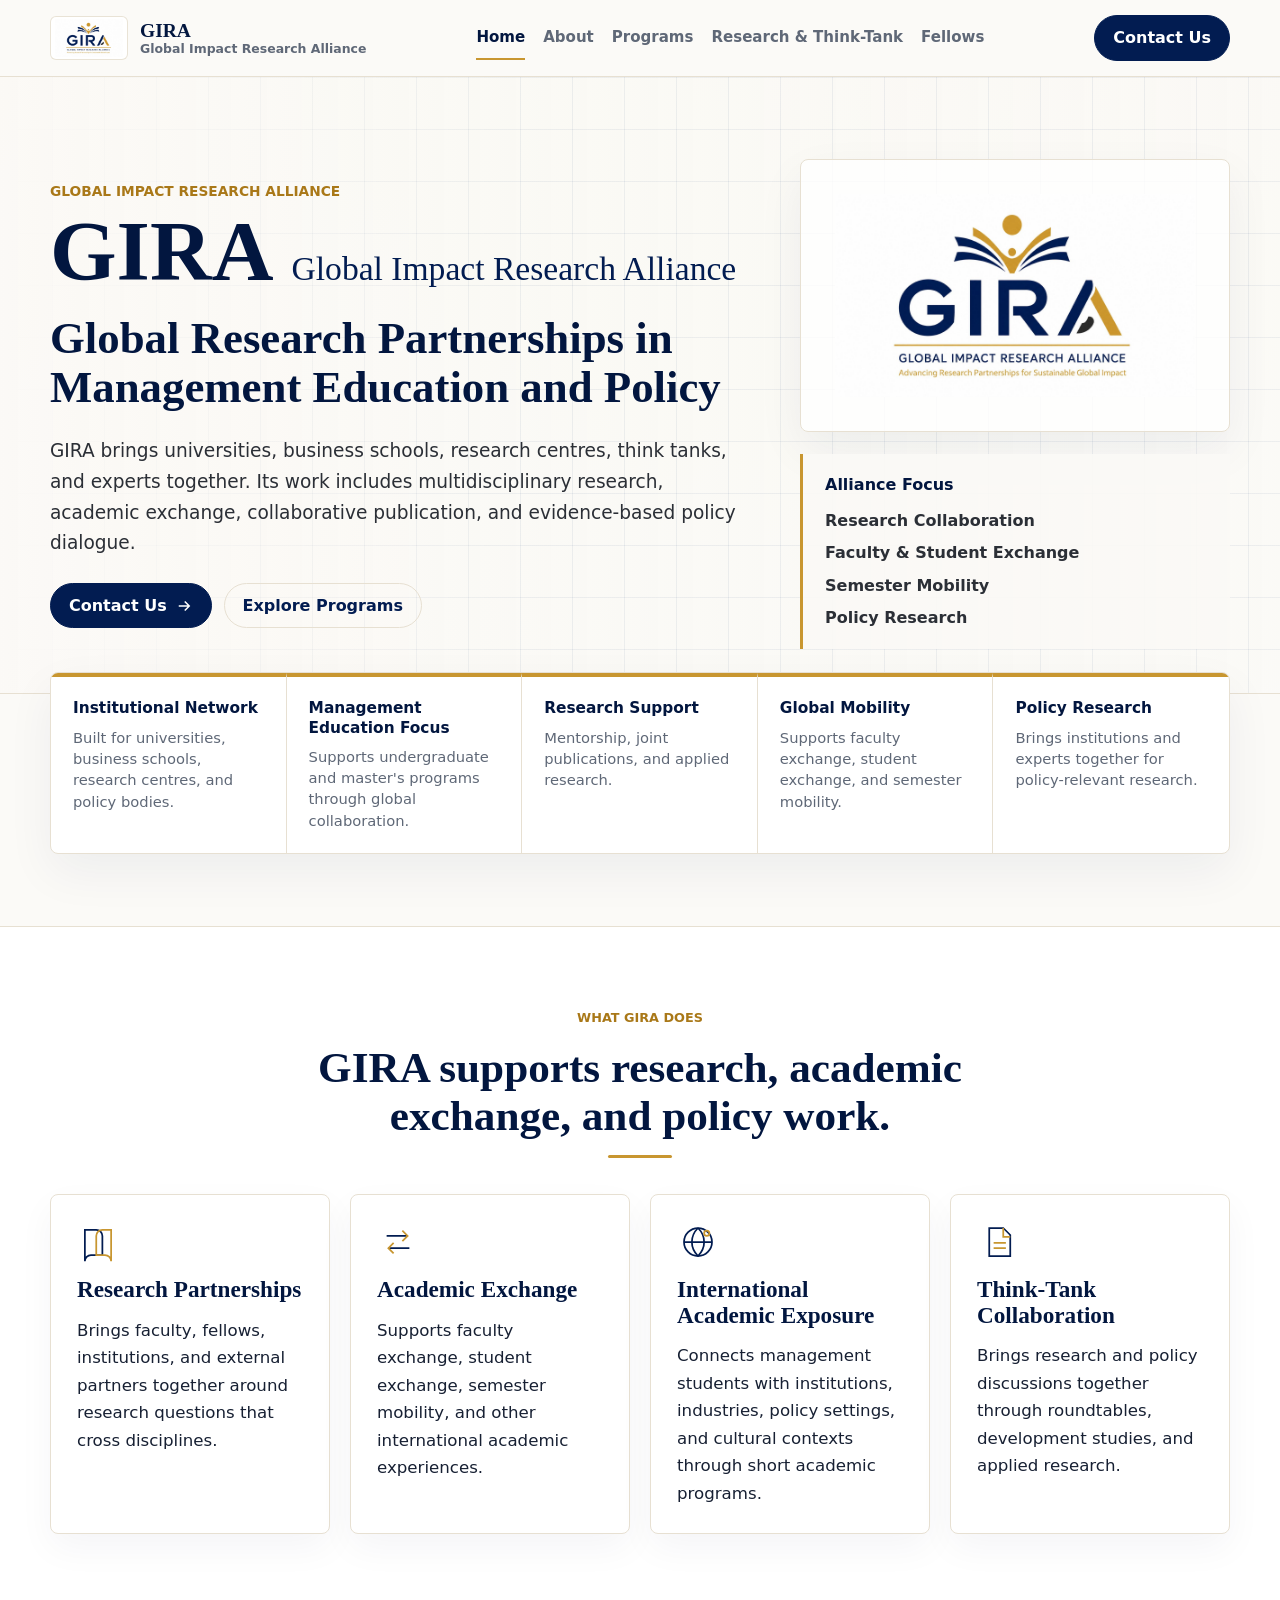
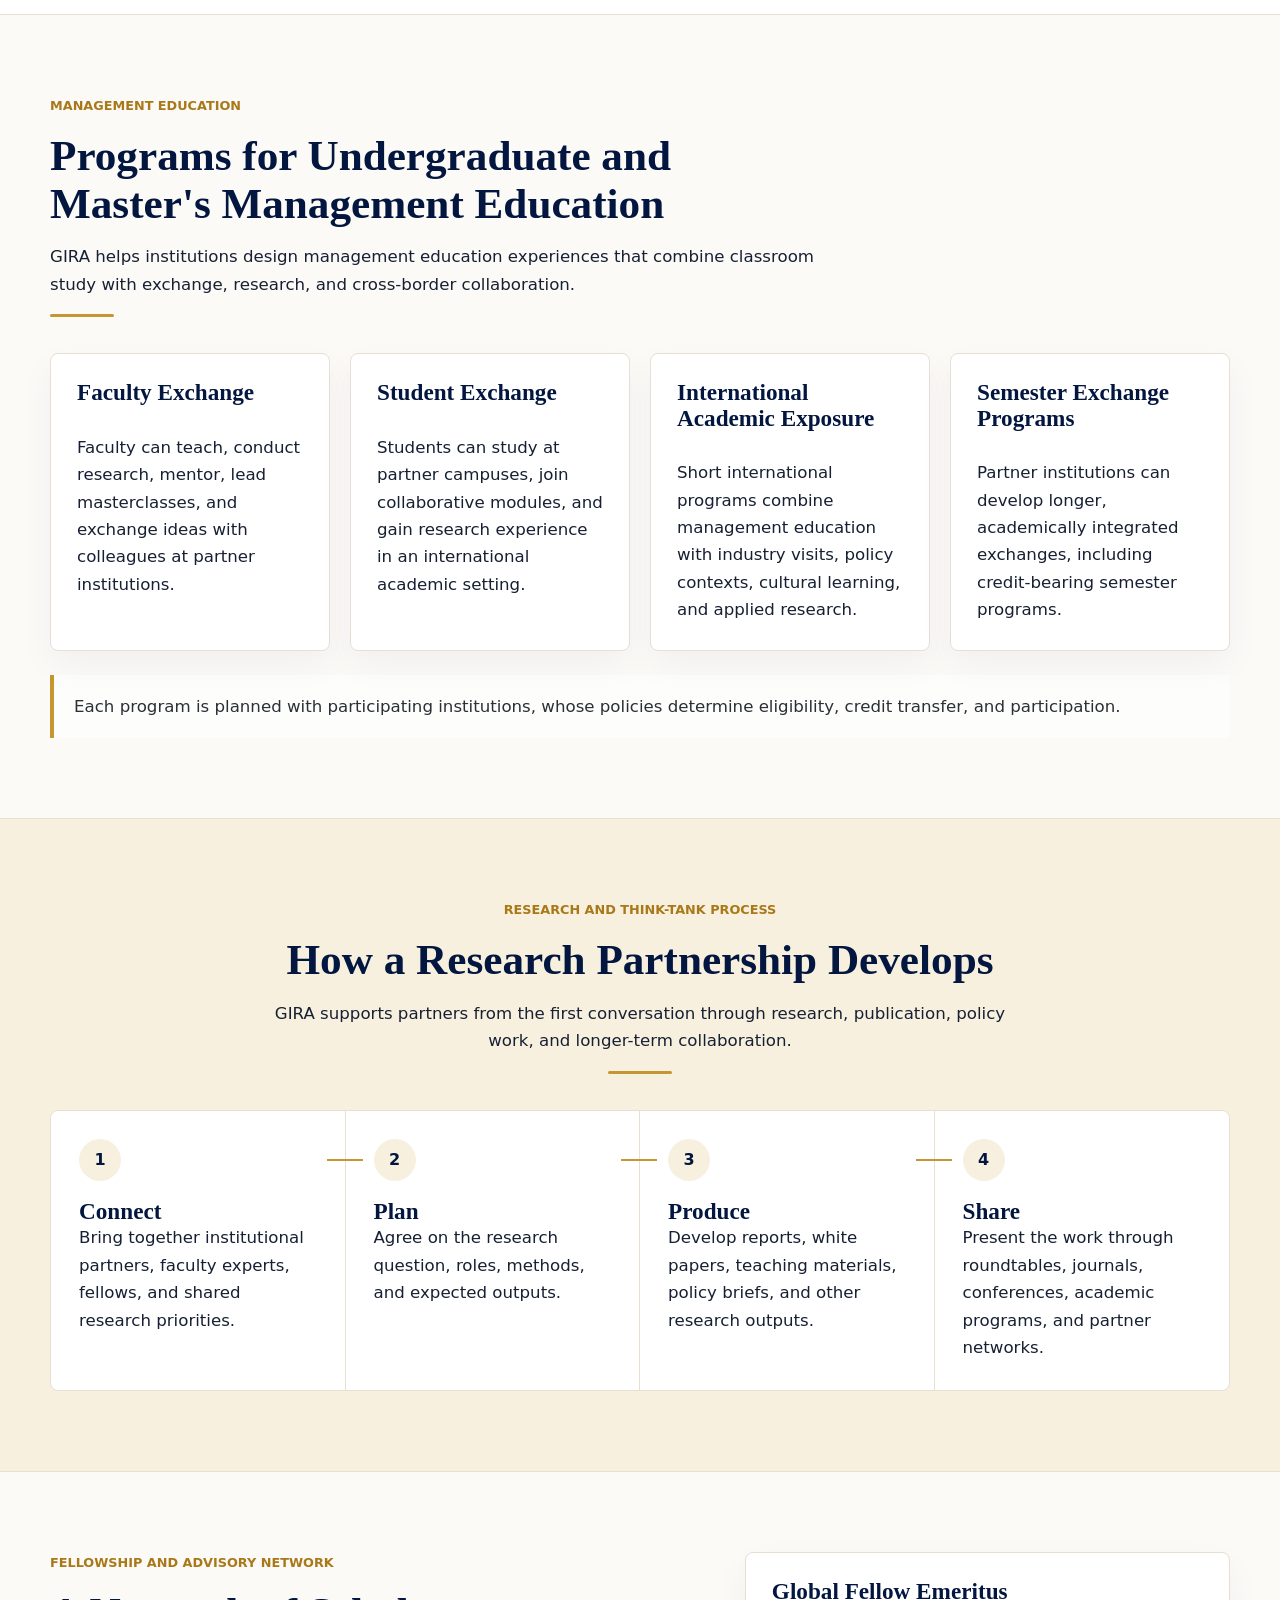
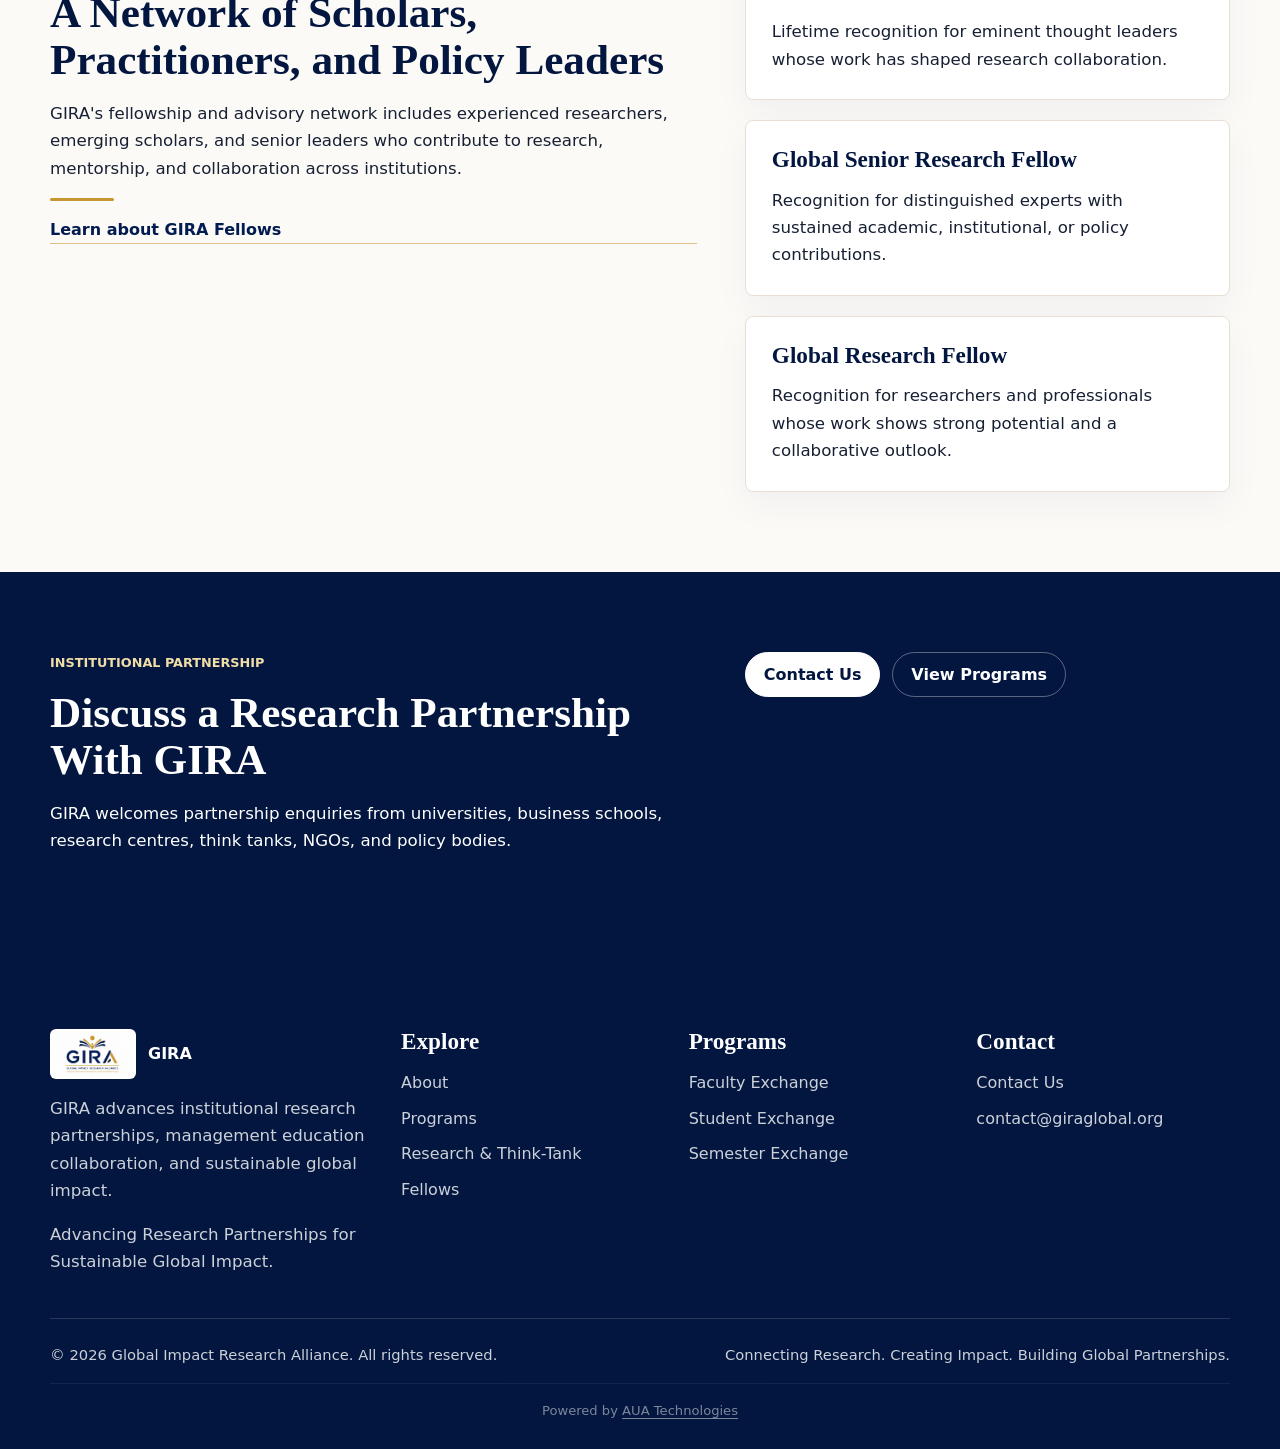
<file: index.html>
<!doctype html>
<html lang="en">
  <head>
    <meta charset="utf-8">
    <meta name="viewport" content="width=device-width, initial-scale=1">
    <title>GIRA - Global Impact Research Alliance</title>
    <meta name="description" content="GIRA connects institutions for multidisciplinary research, management education, academic exchange, collaborative publication, and policy dialogue.">
    <link rel="icon" href="assets/favicon.svg" type="image/svg+xml">
    <link rel="stylesheet" href="assets/styles.css">
  </head>
  <body>
    <a class="skip-link" href="#main">Skip to content</a>
    <header class="site-header">
      <div class="container header-inner">
        <a class="logo-lockup" href="index.html" aria-label="GIRA home">
          <img src="assets/gira-logo.jpeg" alt="GIRA logo">
          <span class="logo-copy">
            <strong>GIRA</strong>
            <span>Global Impact Research Alliance</span>
          </span>
        </a>
        <nav class="primary-nav" id="primary-navigation" aria-label="Primary navigation">
          <a class="nav-link" href="index.html" aria-current="page">Home</a>
          <a class="nav-link" href="about.html">About</a>
          <a class="nav-link" href="programs.html">Programs</a>
          <a class="nav-link" href="research-think-tank.html">Research &amp; Think-Tank</a>
          <a class="nav-link" href="fellows.html">Fellows</a>
          <a class="mobile-nav-cta" href="contact.html">Contact Us</a>
        </nav>
        <div class="header-actions">
          <a class="btn btn-primary" href="contact.html">Contact Us</a>
        </div>
        <button class="menu-toggle" type="button" aria-expanded="false" aria-controls="primary-navigation" aria-label="Open menu">
          <svg viewBox="0 0 24 24" aria-hidden="true" fill="none" stroke="currentColor" stroke-width="2">
            <path d="M4 7h16M4 12h16M4 17h16"></path>
          </svg>
        </button>
      </div>
    </header>

    <main id="main">
      <section class="hero" aria-labelledby="home-hero-title">
        <div class="container hero-layout">
          <div class="hero-copy">
            <div class="hero-brand">
              <span class="hero-brand-kicker">Global Impact Research Alliance</span>
              <div class="hero-brand-name" aria-label="GIRA, Global Impact Research Alliance">
                <strong>GIRA</strong>
                <span>Global Impact Research Alliance</span>
              </div>
            </div>
            <h1 id="home-hero-title" class="hero-title">Global Research Partnerships in Management Education and Policy</h1>
            <p class="lead">GIRA brings universities, business schools, research centres, think tanks, and experts together. Its work includes multidisciplinary research, academic exchange, collaborative publication, and evidence-based policy dialogue.</p>
            <div class="hero-actions" aria-label="Homepage actions">
              <a class="btn btn-primary" href="contact.html">
                Contact Us
                <svg viewBox="0 0 24 24" aria-hidden="true" fill="none" stroke="currentColor" stroke-width="2">
                  <path d="M5 12h14M13 6l6 6-6 6"></path>
                </svg>
              </a>
              <a class="btn btn-secondary" href="programs.html">Explore Programs</a>
            </div>
          </div>
          <div class="hero-visual" aria-label="GIRA identity and alliance focus">
            <div class="hero-logo-panel">
              <img src="assets/gira-logo.jpeg" alt="GIRA logo">
            </div>
            <div class="hero-focus">
              <strong>Alliance Focus</strong>
              <ul>
                <li>Research Collaboration</li>
                <li>Faculty &amp; Student Exchange</li>
                <li>Semester Mobility</li>
                <li>Policy Research</li>
              </ul>
            </div>
          </div>
        </div>
      </section>

      <section class="glance" aria-labelledby="glance-title">
        <div class="container">
          <h2 class="visually-hidden" id="glance-title">Alliance at a glance</h2>
          <div class="glance-grid">
            <div class="glance-item">
              <strong>Institutional Network</strong>
              <span>Built for universities, business schools, research centres, and policy bodies.</span>
            </div>
            <div class="glance-item">
              <strong>Management Education Focus</strong>
              <span>Supports undergraduate and master's programs through global collaboration.</span>
            </div>
            <div class="glance-item">
              <strong>Research Support</strong>
              <span>Mentorship, joint publications, and applied research.</span>
            </div>
            <div class="glance-item">
              <strong>Global Mobility</strong>
              <span>Supports faculty exchange, student exchange, and semester mobility.</span>
            </div>
            <div class="glance-item">
              <strong>Policy Research</strong>
              <span>Brings institutions and experts together for policy-relevant research.</span>
            </div>
          </div>
        </div>
      </section>

      <section class="surface-band" aria-labelledby="enables-title">
        <div class="container">
          <div class="section-header center">
            <span class="eyebrow">What GIRA Does</span>
            <h2 id="enables-title">GIRA supports research, academic exchange, and policy work.</h2>
            <div class="section-rule"></div>
          </div>
          <div class="grid grid-4">
            <article class="card">
              <svg class="icon-line" viewBox="0 0 48 48" aria-hidden="true" fill="none" stroke="currentColor" stroke-width="2">
                <path d="M9 10h13a7 7 0 0 1 7 7v22H16a7 7 0 0 0-7 7V10Z"></path>
                <path class="accent" d="M39 10H29a7 7 0 0 0-7 7v22h10a7 7 0 0 1 7 7V10Z"></path>
              </svg>
              <h3>Research Partnerships</h3>
              <p>Brings faculty, fellows, institutions, and external partners together around research questions that cross disciplines.</p>
            </article>
            <article class="card">
              <svg class="icon-line" viewBox="0 0 48 48" aria-hidden="true" fill="none" stroke="currentColor" stroke-width="2">
                <path d="M11 17h24"></path>
                <path class="accent" d="M29 11l6 6-6 6"></path>
                <path d="M37 31H13"></path>
                <path class="accent" d="M19 25l-6 6 6 6"></path>
              </svg>
              <h3>Academic Exchange</h3>
              <p>Supports faculty exchange, student exchange, semester mobility, and other international academic experiences.</p>
            </article>
            <article class="card">
              <svg class="icon-line" viewBox="0 0 48 48" aria-hidden="true" fill="none" stroke="currentColor" stroke-width="2">
                <circle cx="24" cy="24" r="16"></circle>
                <path d="M8 24h32M24 8c5 5 7 10 7 16s-2 11-7 16M24 8c-5 5-7 10-7 16s2 11 7 16"></path>
                <circle class="accent" cx="34" cy="14" r="3"></circle>
              </svg>
              <h3>International Academic Exposure</h3>
              <p>Connects management students with institutions, industries, policy settings, and cultural contexts through short academic programs.</p>
            </article>
            <article class="card">
              <svg class="icon-line" viewBox="0 0 48 48" aria-hidden="true" fill="none" stroke="currentColor" stroke-width="2">
                <path d="M14 8h16l8 8v24H14V8Z"></path>
                <path class="accent" d="M30 8v10h8M19 25h14M19 31h14"></path>
              </svg>
              <h3>Think-Tank Collaboration</h3>
              <p>Brings research and policy discussions together through roundtables, development studies, and applied research.</p>
            </article>
          </div>
        </div>
      </section>

      <section aria-labelledby="programs-title">
        <div class="container">
          <div class="section-header">
            <span class="eyebrow">Management Education</span>
            <h2 id="programs-title">Programs for Undergraduate and Master's Management Education</h2>
            <p>GIRA helps institutions design management education experiences that combine classroom study with exchange, research, and cross-border collaboration.</p>
            <div class="section-rule"></div>
          </div>
          <div class="grid grid-4">
            <article class="card program-card">
              <h3>Faculty Exchange</h3>
              <p>Faculty can teach, conduct research, mentor, lead masterclasses, and exchange ideas with colleagues at partner institutions.</p>
            </article>
            <article class="card program-card">
              <h3>Student Exchange</h3>
              <p>Students can study at partner campuses, join collaborative modules, and gain research experience in an international academic setting.</p>
            </article>
            <article class="card program-card">
              <h3>International Academic Exposure</h3>
              <p>Short international programs combine management education with industry visits, policy contexts, cultural learning, and applied research.</p>
            </article>
            <article class="card program-card">
              <h3>Semester Exchange Programs</h3>
              <p>Partner institutions can develop longer, academically integrated exchanges, including credit-bearing semester programs.</p>
            </article>
          </div>
          <p class="note mt-24">Each program is planned with participating institutions, whose policies determine eligibility, credit transfer, and participation.</p>
        </div>
      </section>

      <section class="soft-band" aria-labelledby="pathway-title">
        <div class="container">
          <div class="section-header center">
            <span class="eyebrow">Research and Think-Tank Process</span>
            <h2 id="pathway-title">How a Research Partnership Develops</h2>
            <p>GIRA supports partners from the first conversation through research, publication, policy work, and longer-term collaboration.</p>
            <div class="section-rule"></div>
          </div>
          <div class="stepper" aria-label="Research collaboration pathway">
            <article class="step">
              <span class="step-number">1</span>
              <h3>Connect</h3>
              <p>Bring together institutional partners, faculty experts, fellows, and shared research priorities.</p>
            </article>
            <article class="step">
              <span class="step-number">2</span>
              <h3>Plan</h3>
              <p>Agree on the research question, roles, methods, and expected outputs.</p>
            </article>
            <article class="step">
              <span class="step-number">3</span>
              <h3>Produce</h3>
              <p>Develop reports, white papers, teaching materials, policy briefs, and other research outputs.</p>
            </article>
            <article class="step">
              <span class="step-number">4</span>
              <h3>Share</h3>
              <p>Present the work through roundtables, journals, conferences, academic programs, and partner networks.</p>
            </article>
          </div>
        </div>
      </section>

      <section aria-labelledby="fellows-title">
        <div class="container split">
          <div>
            <div class="section-header">
              <span class="eyebrow">Fellowship and Advisory Network</span>
              <h2 id="fellows-title">A Network of Scholars, Practitioners, and Policy Leaders</h2>
              <p>GIRA's fellowship and advisory network includes experienced researchers, emerging scholars, and senior leaders who contribute to research, mentorship, and collaboration across institutions.</p>
              <div class="section-rule"></div>
              <a class="text-link" href="fellows.html">Learn about GIRA Fellows</a>
            </div>
          </div>
          <div class="grid">
            <article class="card">
              <h3>Global Fellow Emeritus</h3>
              <p>Lifetime recognition for eminent thought leaders whose work has shaped research collaboration.</p>
            </article>
            <article class="card">
              <h3>Global Senior Research Fellow</h3>
              <p>Recognition for distinguished experts with sustained academic, institutional, or policy contributions.</p>
            </article>
            <article class="card">
              <h3>Global Research Fellow</h3>
              <p>Recognition for researchers and professionals whose work shows strong potential and a collaborative outlook.</p>
            </article>
          </div>
        </div>
      </section>

      <section class="cta-section" aria-labelledby="partner-title">
        <div class="container split">
          <div class="section-header">
            <span class="eyebrow">Institutional Partnership</span>
            <h2 id="partner-title">Discuss a Research Partnership With GIRA</h2>
            <p>GIRA welcomes partnership enquiries from universities, business schools, research centres, think tanks, NGOs, and policy bodies.</p>
          </div>
          <div class="cta-actions">
            <a class="btn btn-primary" href="contact.html">Contact Us</a>
            <a class="btn btn-secondary" href="programs.html">View Programs</a>
          </div>
        </div>
      </section>
    </main>

    <footer class="site-footer">
      <div class="container">
        <div class="footer-grid">
          <div class="footer-brand">
            <a class="footer-logo" href="index.html" aria-label="GIRA home">
              <img src="assets/gira-logo.jpeg" alt="GIRA logo">
              <strong>GIRA</strong>
            </a>
            <p>GIRA advances institutional research partnerships, management education collaboration, and sustainable global impact.</p>
            <p>Advancing Research Partnerships for Sustainable Global Impact.</p>
          </div>
          <div>
            <h3>Explore</h3>
            <div class="footer-links">
              <a href="about.html">About</a>
              <a href="programs.html">Programs</a>
              <a href="research-think-tank.html">Research &amp; Think-Tank</a>
              <a href="fellows.html">Fellows</a>
            </div>
          </div>
          <div>
            <h3>Programs</h3>
            <div class="footer-links">
              <a href="programs.html#faculty-exchange">Faculty Exchange</a>
              <a href="programs.html#student-exchange">Student Exchange</a>
              <a href="programs.html#semester-exchange">Semester Exchange</a>
            </div>
          </div>
          <div>
            <h3>Contact</h3>
            <div class="footer-links">
              <a href="contact.html">Contact Us</a>
              <a href="mailto:contact@giraglobal.org">contact@giraglobal.org</a>
            </div>
          </div>
        </div>
        <div class="footer-bottom">
          <span>&copy; <span data-year></span> Global Impact Research Alliance. All rights reserved.</span>
          <span>Connecting Research. Creating Impact. Building Global Partnerships.</span>
        </div>
        <div style="text-align:center; padding-top:1rem; border-top:1px solid rgba(255,255,255,0.1); margin-top:1rem; font-size:0.82rem; opacity:0.6;">
          Powered by <a href="https://auatechnologies.co.in" target="_blank" rel="noopener" style="color:inherit; text-decoration:underline; text-underline-offset:3px;">AUA Technologies</a>
        </div>
      </div>
    </footer>
    <script src="js/site.js"></script>
  </body>
</html>
</file>
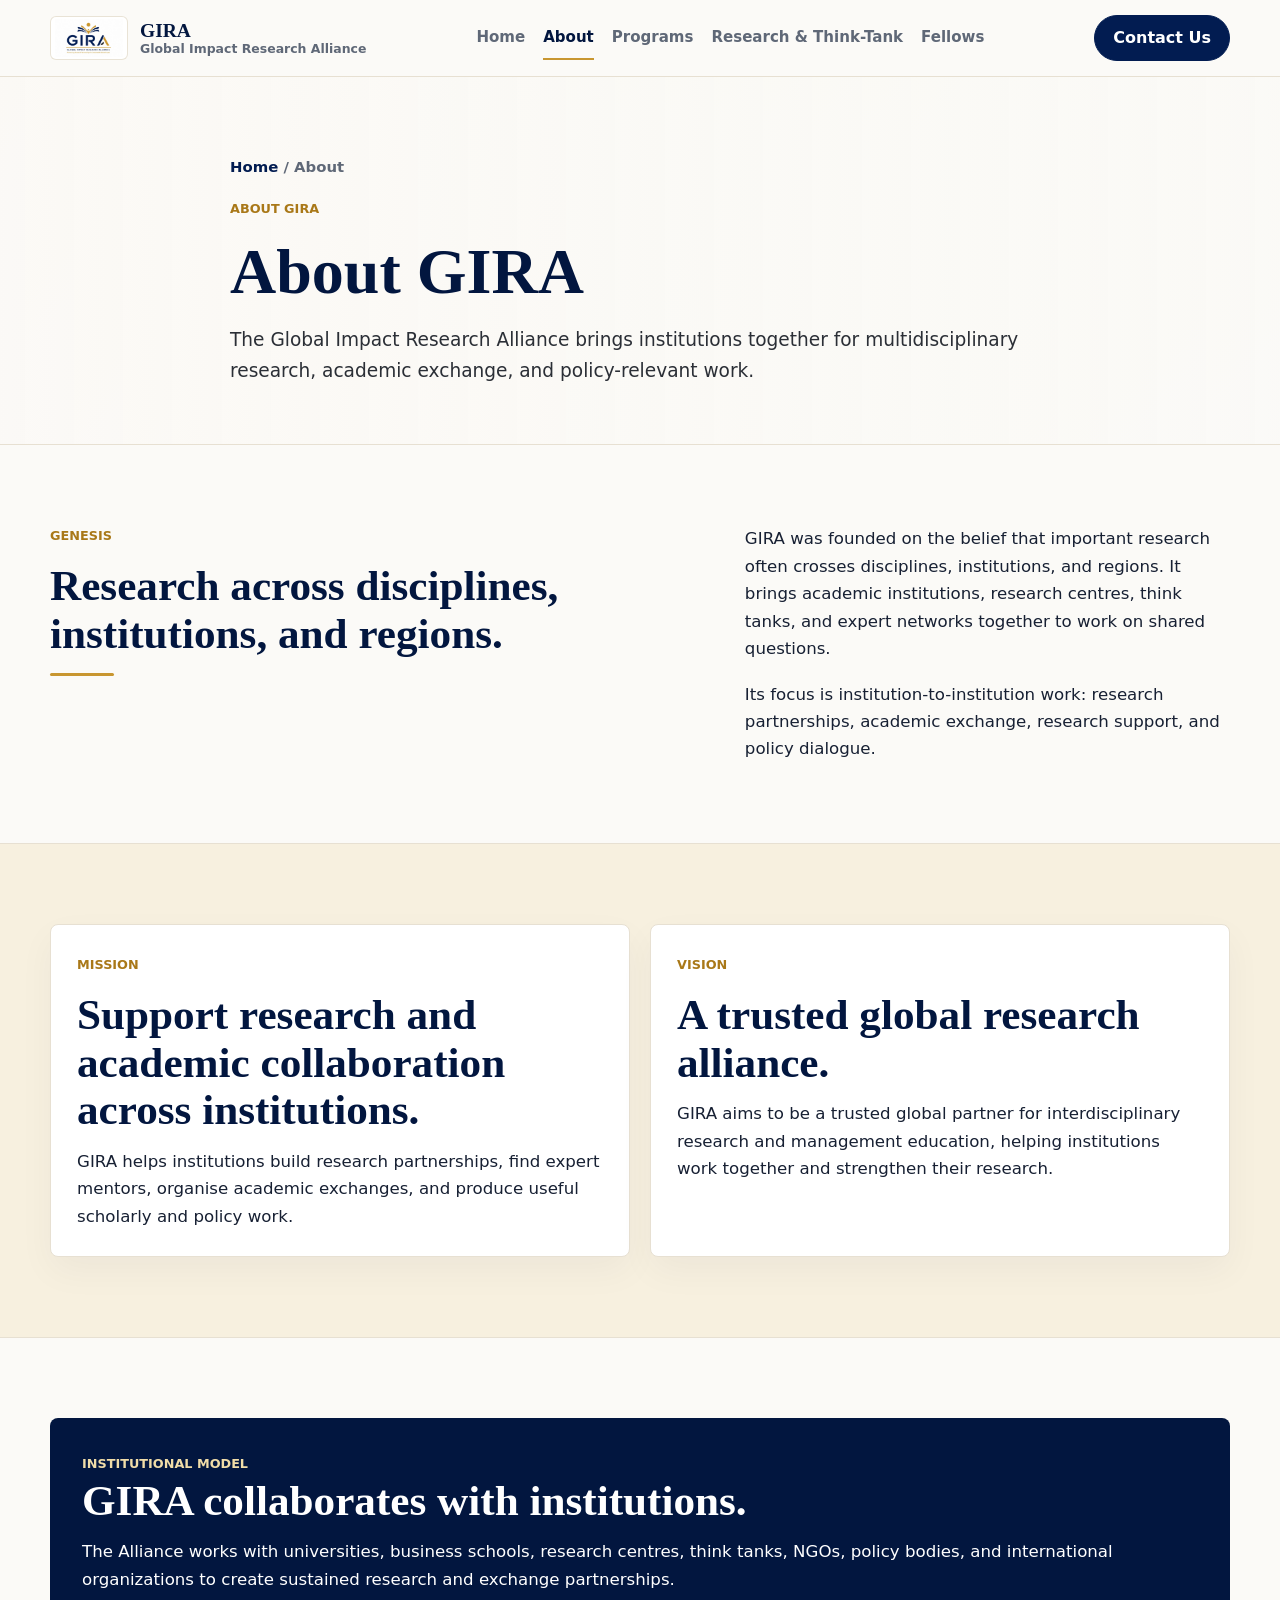
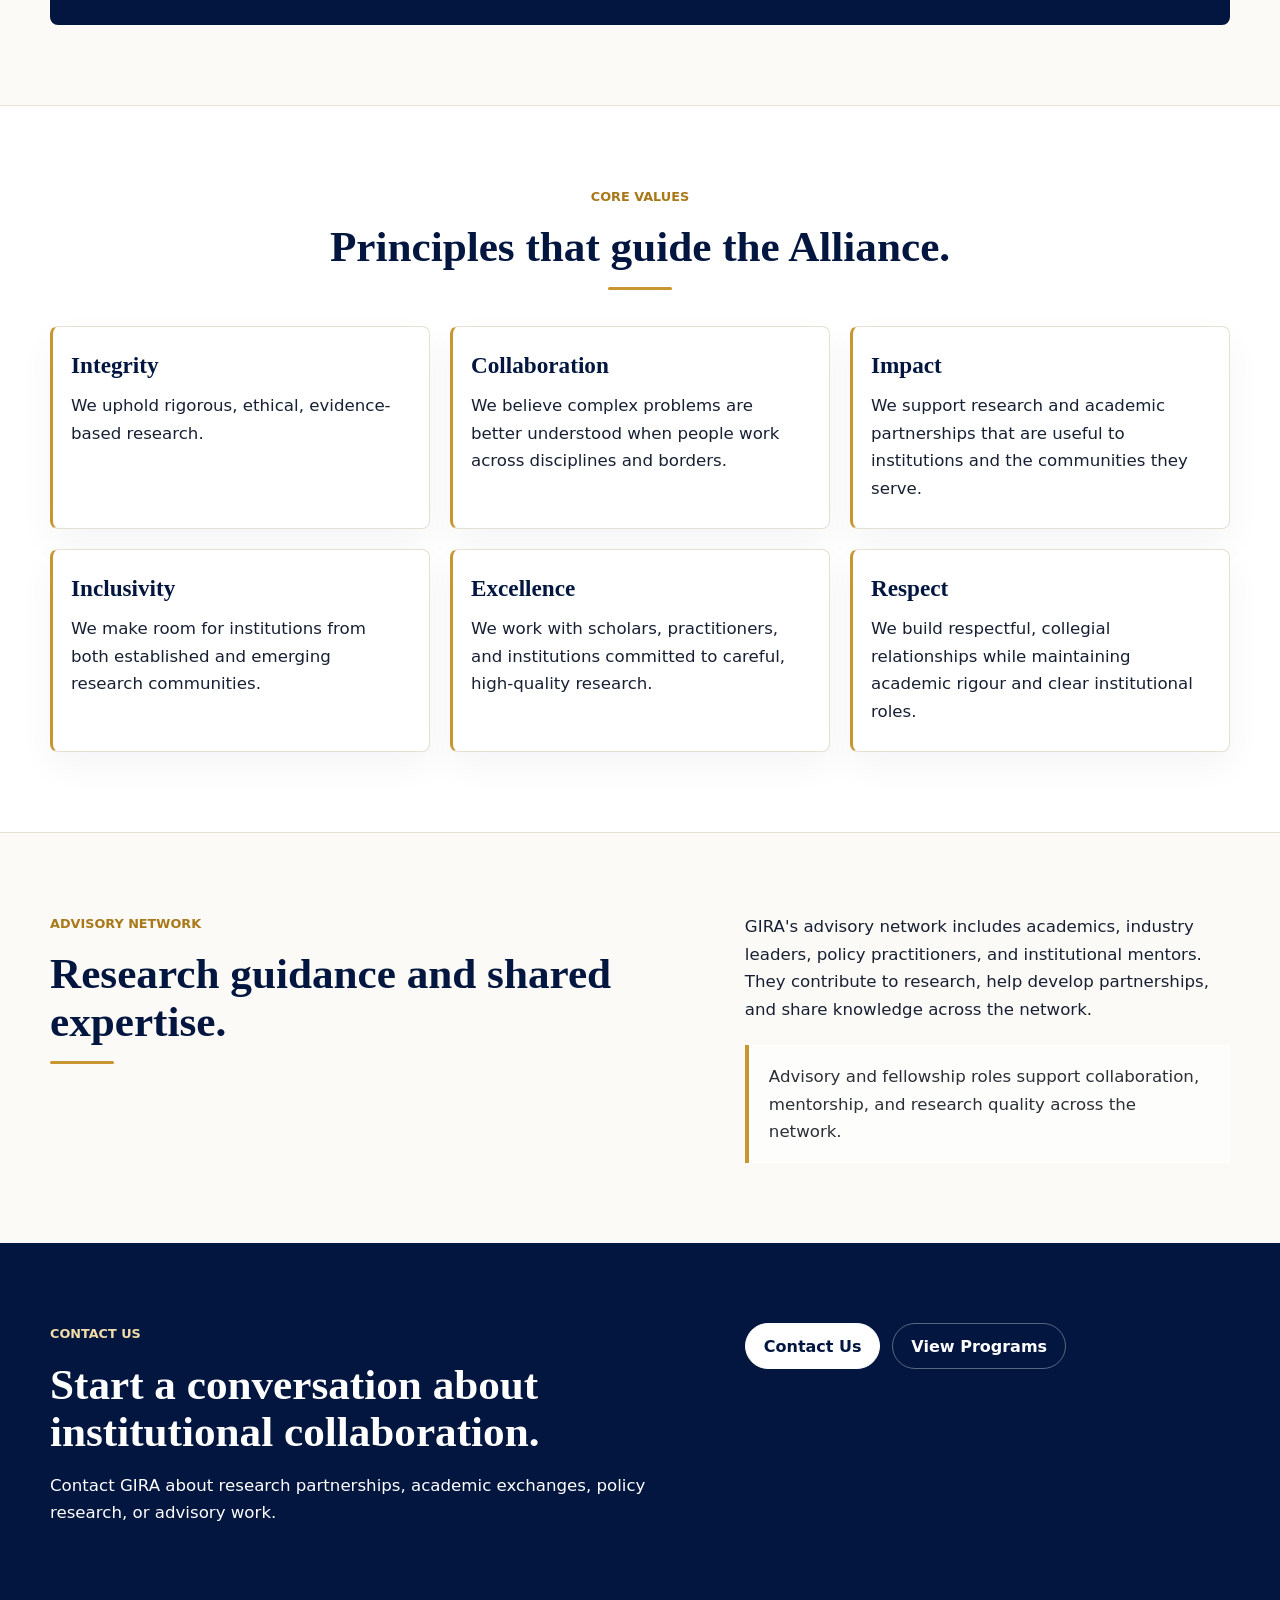
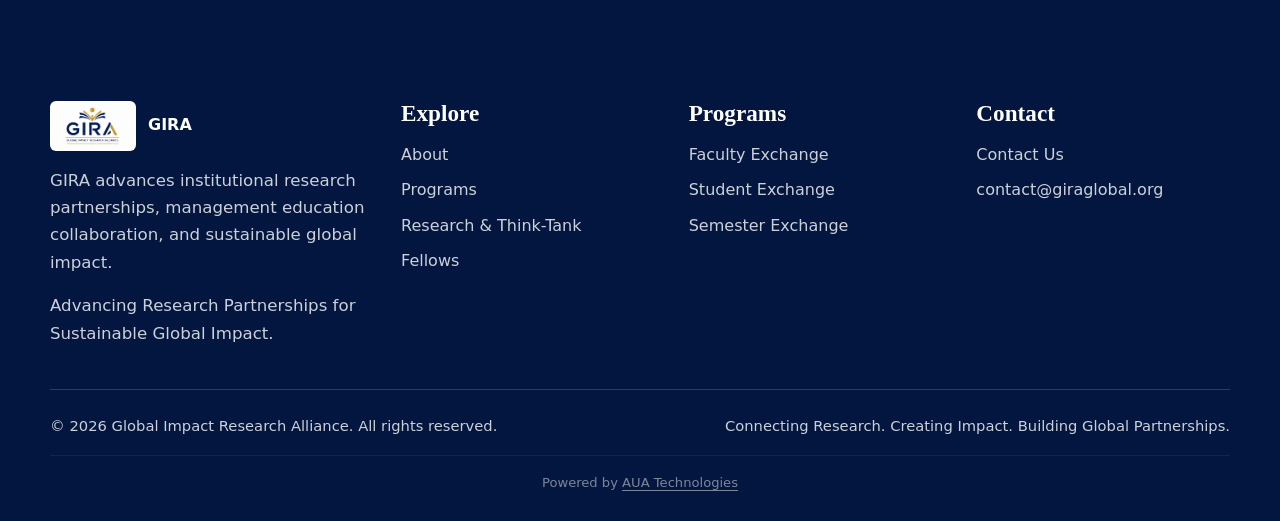
<file: about.html>
<!doctype html>
<html lang="en">
  <head>
    <meta charset="utf-8">
    <meta name="viewport" content="width=device-width, initial-scale=1">
    <title>About GIRA | Global Impact Research Alliance</title>
    <meta name="description" content="Learn about GIRA, an international alliance for research partnerships, academic exchange, mentorship, and policy-relevant collaboration.">
    <link rel="icon" href="assets/favicon.svg" type="image/svg+xml">
    <link rel="stylesheet" href="assets/styles.css">
  </head>
  <body>
    <a class="skip-link" href="#main">Skip to content</a>
    <header class="site-header">
      <div class="container header-inner">
        <a class="logo-lockup" href="index.html" aria-label="GIRA home">
          <img src="assets/gira-logo.jpeg" alt="GIRA logo">
          <span class="logo-copy">
            <strong>GIRA</strong>
            <span>Global Impact Research Alliance</span>
          </span>
        </a>
        <nav class="primary-nav" id="primary-navigation" aria-label="Primary navigation">
          <a class="nav-link" href="index.html">Home</a>
          <a class="nav-link" href="about.html" aria-current="page">About</a>
          <a class="nav-link" href="programs.html">Programs</a>
          <a class="nav-link" href="research-think-tank.html">Research &amp; Think-Tank</a>
          <a class="nav-link" href="fellows.html">Fellows</a>
          <a class="mobile-nav-cta" href="contact.html">Contact Us</a>
        </nav>
        <div class="header-actions">
          <a class="btn btn-primary" href="contact.html">Contact Us</a>
        </div>
        <button class="menu-toggle" type="button" aria-expanded="false" aria-controls="primary-navigation" aria-label="Open menu">
          <svg viewBox="0 0 24 24" aria-hidden="true" fill="none" stroke="currentColor" stroke-width="2">
            <path d="M4 7h16M4 12h16M4 17h16"></path>
          </svg>
        </button>
      </div>
    </header>

    <main id="main">
      <section class="page-hero">
        <div class="narrow">
          <div class="breadcrumb"><a href="index.html">Home</a> / About</div>
          <span class="eyebrow">About GIRA</span>
          <h1>About GIRA</h1>
          <p class="lead">The Global Impact Research Alliance brings institutions together for multidisciplinary research, academic exchange, and policy-relevant work.</p>
        </div>
      </section>

      <section aria-labelledby="genesis-title">
        <div class="container split">
          <div class="section-header">
            <span class="eyebrow">Genesis</span>
            <h2 id="genesis-title">Research across disciplines, institutions, and regions.</h2>
            <div class="section-rule"></div>
          </div>
          <div>
            <p>GIRA was founded on the belief that important research often crosses disciplines, institutions, and regions. It brings academic institutions, research centres, think tanks, and expert networks together to work on shared questions.</p>
            <p class="mt-18">Its focus is institution-to-institution work: research partnerships, academic exchange, research support, and policy dialogue.</p>
          </div>
        </div>
      </section>

      <section class="soft-band" aria-labelledby="mission-title">
        <div class="container grid grid-2">
          <article class="card">
            <span class="eyebrow">Mission</span>
            <h2 id="mission-title">Support research and academic collaboration across institutions.</h2>
            <p>GIRA helps institutions build research partnerships, find expert mentors, organise academic exchanges, and produce useful scholarly and policy work.</p>
          </article>
          <article class="card">
            <span class="eyebrow">Vision</span>
            <h2>A trusted global research alliance.</h2>
            <p>GIRA aims to be a trusted global partner for interdisciplinary research and management education, helping institutions work together and strengthen their research.</p>
          </article>
        </div>
      </section>

      <section aria-labelledby="institutional-model-title">
        <div class="container">
          <div class="statement-panel">
            <span class="eyebrow">Institutional Model</span>
            <h2 id="institutional-model-title">GIRA collaborates with institutions.</h2>
            <p class="mt-14">The Alliance works with universities, business schools, research centres, think tanks, NGOs, policy bodies, and international organizations to create sustained research and exchange partnerships.</p>
          </div>
        </div>
      </section>

      <section class="surface-band" aria-labelledby="values-title">
        <div class="container">
          <div class="section-header center">
            <span class="eyebrow">Core Values</span>
            <h2 id="values-title">Principles that guide the Alliance.</h2>
            <div class="section-rule"></div>
          </div>
          <div class="grid grid-3">
            <article class="card value-item">
              <h3>Integrity</h3>
              <p>We uphold rigorous, ethical, evidence-based research.</p>
            </article>
            <article class="card value-item">
              <h3>Collaboration</h3>
              <p>We believe complex problems are better understood when people work across disciplines and borders.</p>
            </article>
            <article class="card value-item">
              <h3>Impact</h3>
              <p>We support research and academic partnerships that are useful to institutions and the communities they serve.</p>
            </article>
            <article class="card value-item">
              <h3>Inclusivity</h3>
              <p>We make room for institutions from both established and emerging research communities.</p>
            </article>
            <article class="card value-item">
              <h3>Excellence</h3>
              <p>We work with scholars, practitioners, and institutions committed to careful, high-quality research.</p>
            </article>
            <article class="card value-item">
              <h3>Respect</h3>
              <p>We build respectful, collegial relationships while maintaining academic rigour and clear institutional roles.</p>
            </article>
          </div>
        </div>
      </section>

      <section aria-labelledby="advisory-title">
        <div class="container split">
          <div class="section-header">
            <span class="eyebrow">Advisory Network</span>
            <h2 id="advisory-title">Research guidance and shared expertise.</h2>
            <div class="section-rule"></div>
          </div>
          <div>
            <p>GIRA's advisory network includes academics, industry leaders, policy practitioners, and institutional mentors. They contribute to research, help develop partnerships, and share knowledge across the network.</p>
            <p class="note mt-22">Advisory and fellowship roles support collaboration, mentorship, and research quality across the network.</p>
          </div>
        </div>
      </section>

      <section class="cta-section" aria-labelledby="about-cta-title">
        <div class="container split">
          <div class="section-header">
            <span class="eyebrow">Contact Us</span>
            <h2 id="about-cta-title">Start a conversation about institutional collaboration.</h2>
            <p>Contact GIRA about research partnerships, academic exchanges, policy research, or advisory work.</p>
          </div>
          <div class="cta-actions">
            <a class="btn btn-primary" href="contact.html">Contact Us</a>
            <a class="btn btn-secondary" href="programs.html">View Programs</a>
          </div>
        </div>
      </section>
    </main>

    <footer class="site-footer">
      <div class="container">
        <div class="footer-grid">
          <div class="footer-brand">
            <a class="footer-logo" href="index.html" aria-label="GIRA home">
              <img src="assets/gira-logo.jpeg" alt="GIRA logo">
              <strong>GIRA</strong>
            </a>
            <p>GIRA advances institutional research partnerships, management education collaboration, and sustainable global impact.</p>
            <p>Advancing Research Partnerships for Sustainable Global Impact.</p>
          </div>
          <div>
            <h3>Explore</h3>
            <div class="footer-links">
              <a href="about.html">About</a>
              <a href="programs.html">Programs</a>
              <a href="research-think-tank.html">Research &amp; Think-Tank</a>
              <a href="fellows.html">Fellows</a>
            </div>
          </div>
          <div>
            <h3>Programs</h3>
            <div class="footer-links">
              <a href="programs.html#faculty-exchange">Faculty Exchange</a>
              <a href="programs.html#student-exchange">Student Exchange</a>
              <a href="programs.html#semester-exchange">Semester Exchange</a>
            </div>
          </div>
          <div>
            <h3>Contact</h3>
            <div class="footer-links">
              <a href="contact.html">Contact Us</a>
              <a href="mailto:contact@giraglobal.org">contact@giraglobal.org</a>
            </div>
          </div>
        </div>
        <div class="footer-bottom">
          <span>&copy; <span data-year></span> Global Impact Research Alliance. All rights reserved.</span>
          <span>Connecting Research. Creating Impact. Building Global Partnerships.</span>
        </div>
        <div style="text-align:center; padding-top:1rem; border-top:1px solid rgba(255,255,255,0.1); margin-top:1rem; font-size:0.82rem; opacity:0.6;">
          Powered by <a href="https://auatechnologies.co.in" target="_blank" rel="noopener" style="color:inherit; text-decoration:underline; text-underline-offset:3px;">AUA Technologies</a>
        </div>
      </div>
    </footer>
    <script src="js/site.js"></script>
  </body>
</html>
</file>
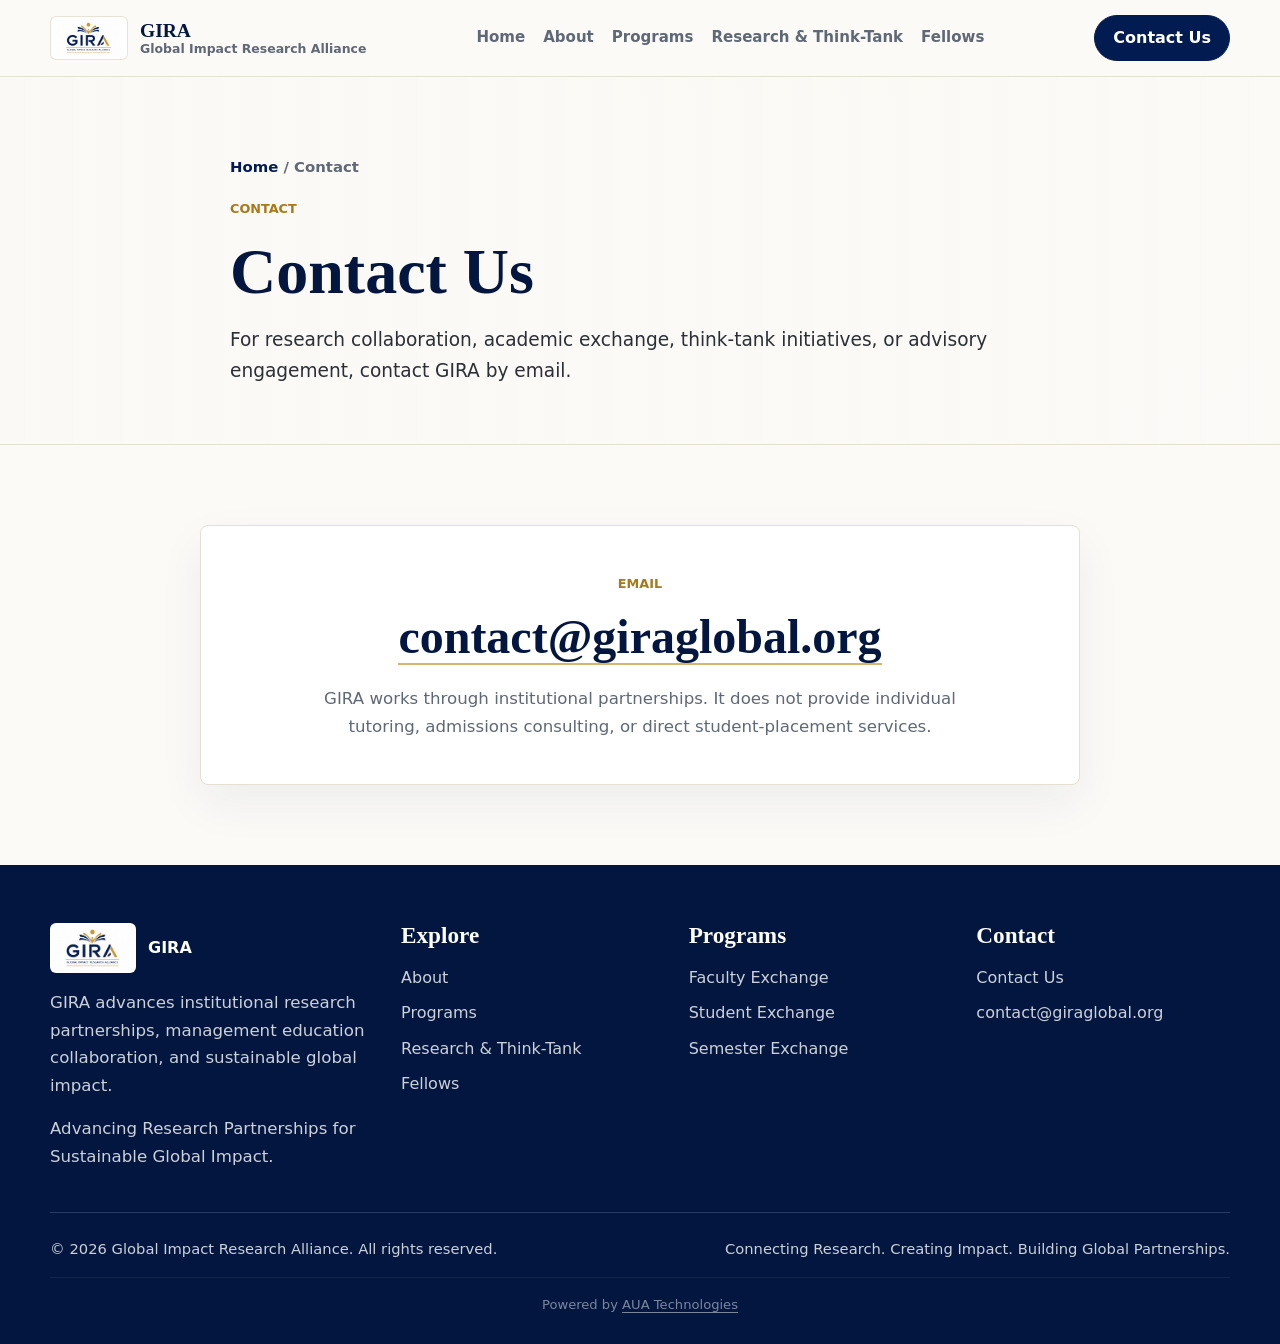
<file: contact.html>
<!doctype html>
<html lang="en">
  <head>
    <meta charset="utf-8">
    <meta name="viewport" content="width=device-width, initial-scale=1">
    <title>Contact Us | GIRA</title>
    <meta name="description" content="Contact GIRA about research collaboration, faculty exchange, student exchange, semester exchange, think-tank initiatives, or advisory engagement.">
    <link rel="icon" href="assets/favicon.svg" type="image/svg+xml">
    <link rel="stylesheet" href="assets/styles.css">
  </head>
  <body>
    <a class="skip-link" href="#main">Skip to content</a>
    <header class="site-header">
      <div class="container header-inner">
        <a class="logo-lockup" href="index.html" aria-label="GIRA home">
          <img src="assets/gira-logo.jpeg" alt="GIRA logo">
          <span class="logo-copy">
            <strong>GIRA</strong>
            <span>Global Impact Research Alliance</span>
          </span>
        </a>
        <nav class="primary-nav" id="primary-navigation" aria-label="Primary navigation">
          <a class="nav-link" href="index.html">Home</a>
          <a class="nav-link" href="about.html">About</a>
          <a class="nav-link" href="programs.html">Programs</a>
          <a class="nav-link" href="research-think-tank.html">Research &amp; Think-Tank</a>
          <a class="nav-link" href="fellows.html">Fellows</a>
          <a class="mobile-nav-cta" href="contact.html">Contact Us</a>
        </nav>
        <div class="header-actions">
          <a class="btn btn-primary" href="contact.html">Contact Us</a>
        </div>
        <button class="menu-toggle" type="button" aria-expanded="false" aria-controls="primary-navigation" aria-label="Open menu">
          <svg viewBox="0 0 24 24" aria-hidden="true" fill="none" stroke="currentColor" stroke-width="2">
            <path d="M4 7h16M4 12h16M4 17h16"></path>
          </svg>
        </button>
      </div>
    </header>

    <main id="main">
      <section class="page-hero">
        <div class="narrow">
          <div class="breadcrumb"><a href="index.html">Home</a> / Contact</div>
          <span class="eyebrow">Contact</span>
          <h1>Contact Us</h1>
          <p class="lead">For research collaboration, academic exchange, think-tank initiatives, or advisory engagement, contact GIRA by email.</p>
        </div>
      </section>

      <section aria-labelledby="contact-email-title">
        <div class="container">
          <div class="contact-callout">
            <span class="eyebrow">Email</span>
            <h2 id="contact-email-title"><a href="mailto:contact@giraglobal.org">contact@giraglobal.org</a></h2>
            <p>GIRA works through institutional partnerships. It does not provide individual tutoring, admissions consulting, or direct student-placement services.</p>
          </div>
        </div>
      </section>
    </main>

    <footer class="site-footer">
      <div class="container">
        <div class="footer-grid">
          <div class="footer-brand">
            <a class="footer-logo" href="index.html" aria-label="GIRA home">
              <img src="assets/gira-logo.jpeg" alt="GIRA logo">
              <strong>GIRA</strong>
            </a>
            <p>GIRA advances institutional research partnerships, management education collaboration, and sustainable global impact.</p>
            <p>Advancing Research Partnerships for Sustainable Global Impact.</p>
          </div>
          <div>
            <h3>Explore</h3>
            <div class="footer-links">
              <a href="about.html">About</a>
              <a href="programs.html">Programs</a>
              <a href="research-think-tank.html">Research &amp; Think-Tank</a>
              <a href="fellows.html">Fellows</a>
            </div>
          </div>
          <div>
            <h3>Programs</h3>
            <div class="footer-links">
              <a href="programs.html#faculty-exchange">Faculty Exchange</a>
              <a href="programs.html#student-exchange">Student Exchange</a>
              <a href="programs.html#semester-exchange">Semester Exchange</a>
            </div>
          </div>
          <div>
            <h3>Contact</h3>
            <div class="footer-links">
              <a href="contact.html">Contact Us</a>
              <a href="mailto:contact@giraglobal.org">contact@giraglobal.org</a>
            </div>
          </div>
        </div>
        <div class="footer-bottom">
          <span>&copy; <span data-year></span> Global Impact Research Alliance. All rights reserved.</span>
          <span>Connecting Research. Creating Impact. Building Global Partnerships.</span>
        </div>
        <div style="text-align:center; padding-top:1rem; border-top:1px solid rgba(255,255,255,0.1); margin-top:1rem; font-size:0.82rem; opacity:0.6;">
          Powered by <a href="https://auatechnologies.co.in" target="_blank" rel="noopener" style="color:inherit; text-decoration:underline; text-underline-offset:3px;">AUA Technologies</a>
        </div>
      </div>
    </footer>
    <script src="js/site.js"></script>
  </body>
</html>
</file>
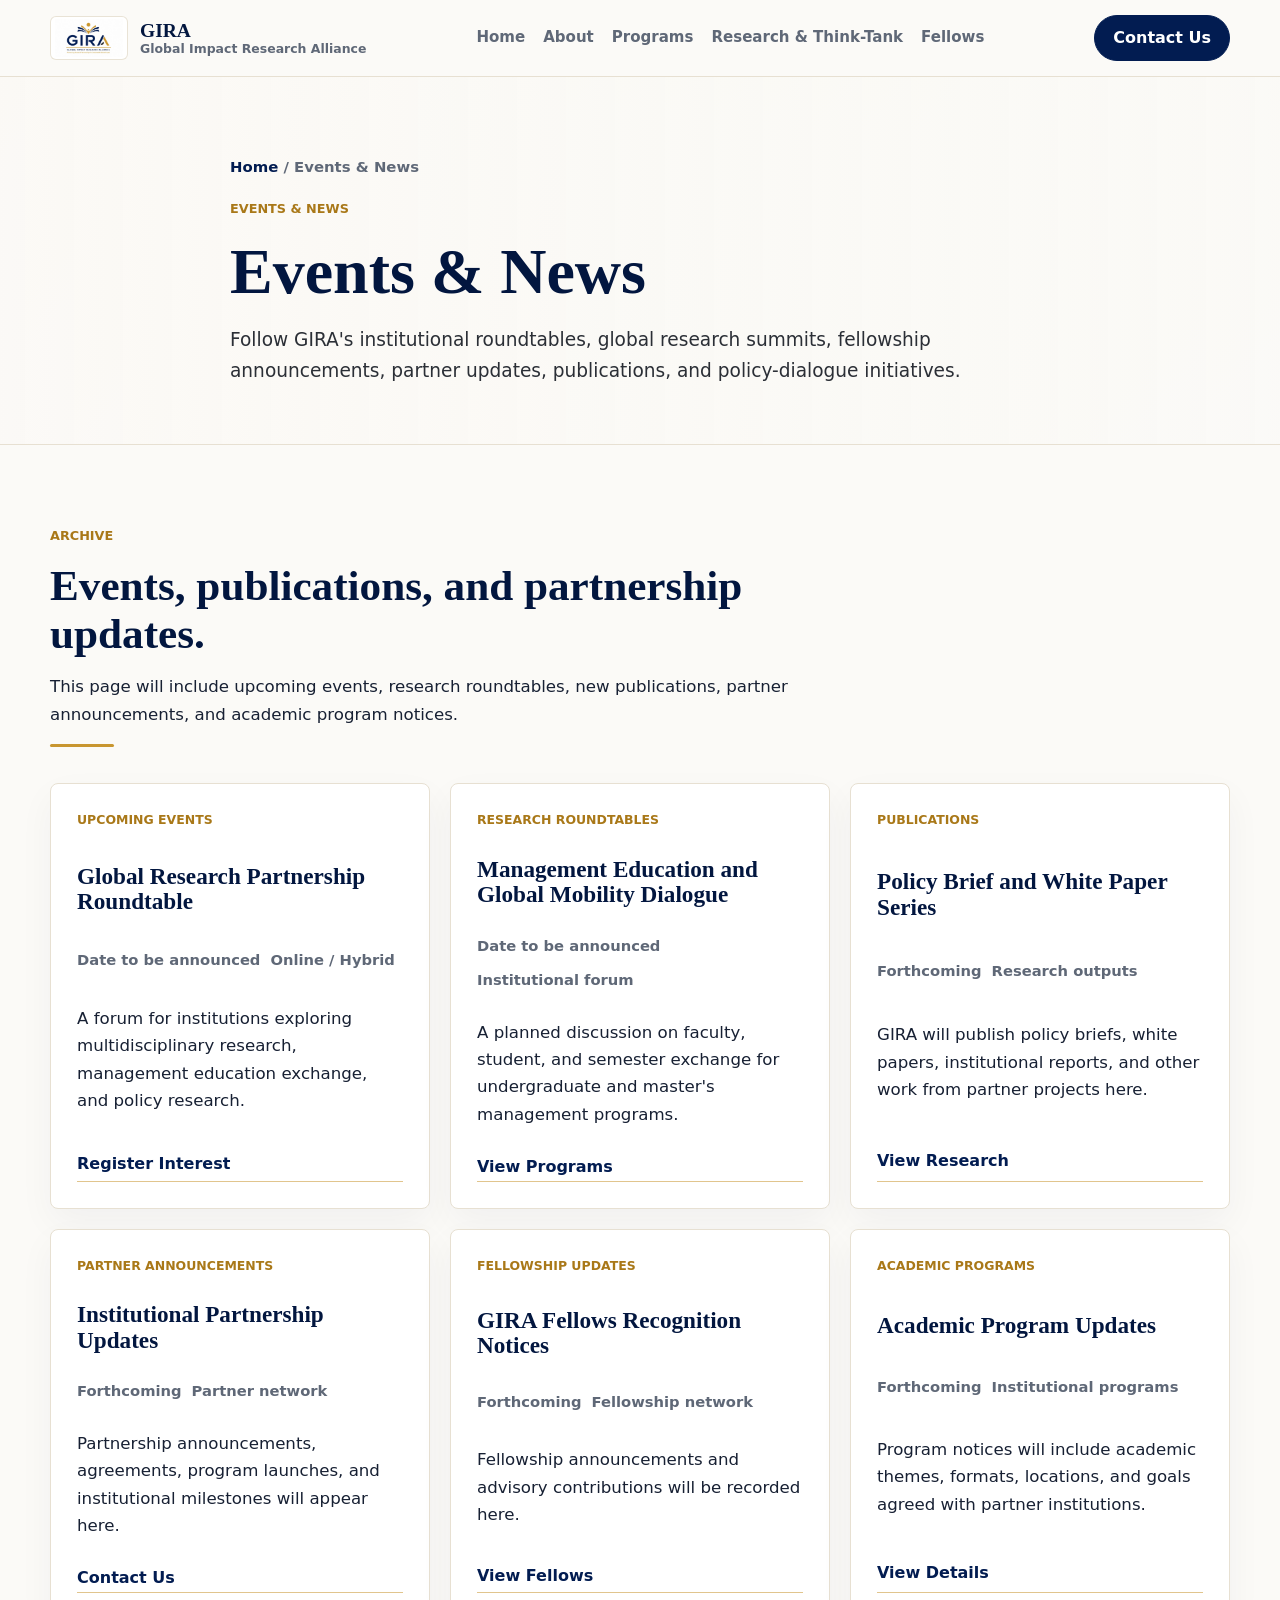
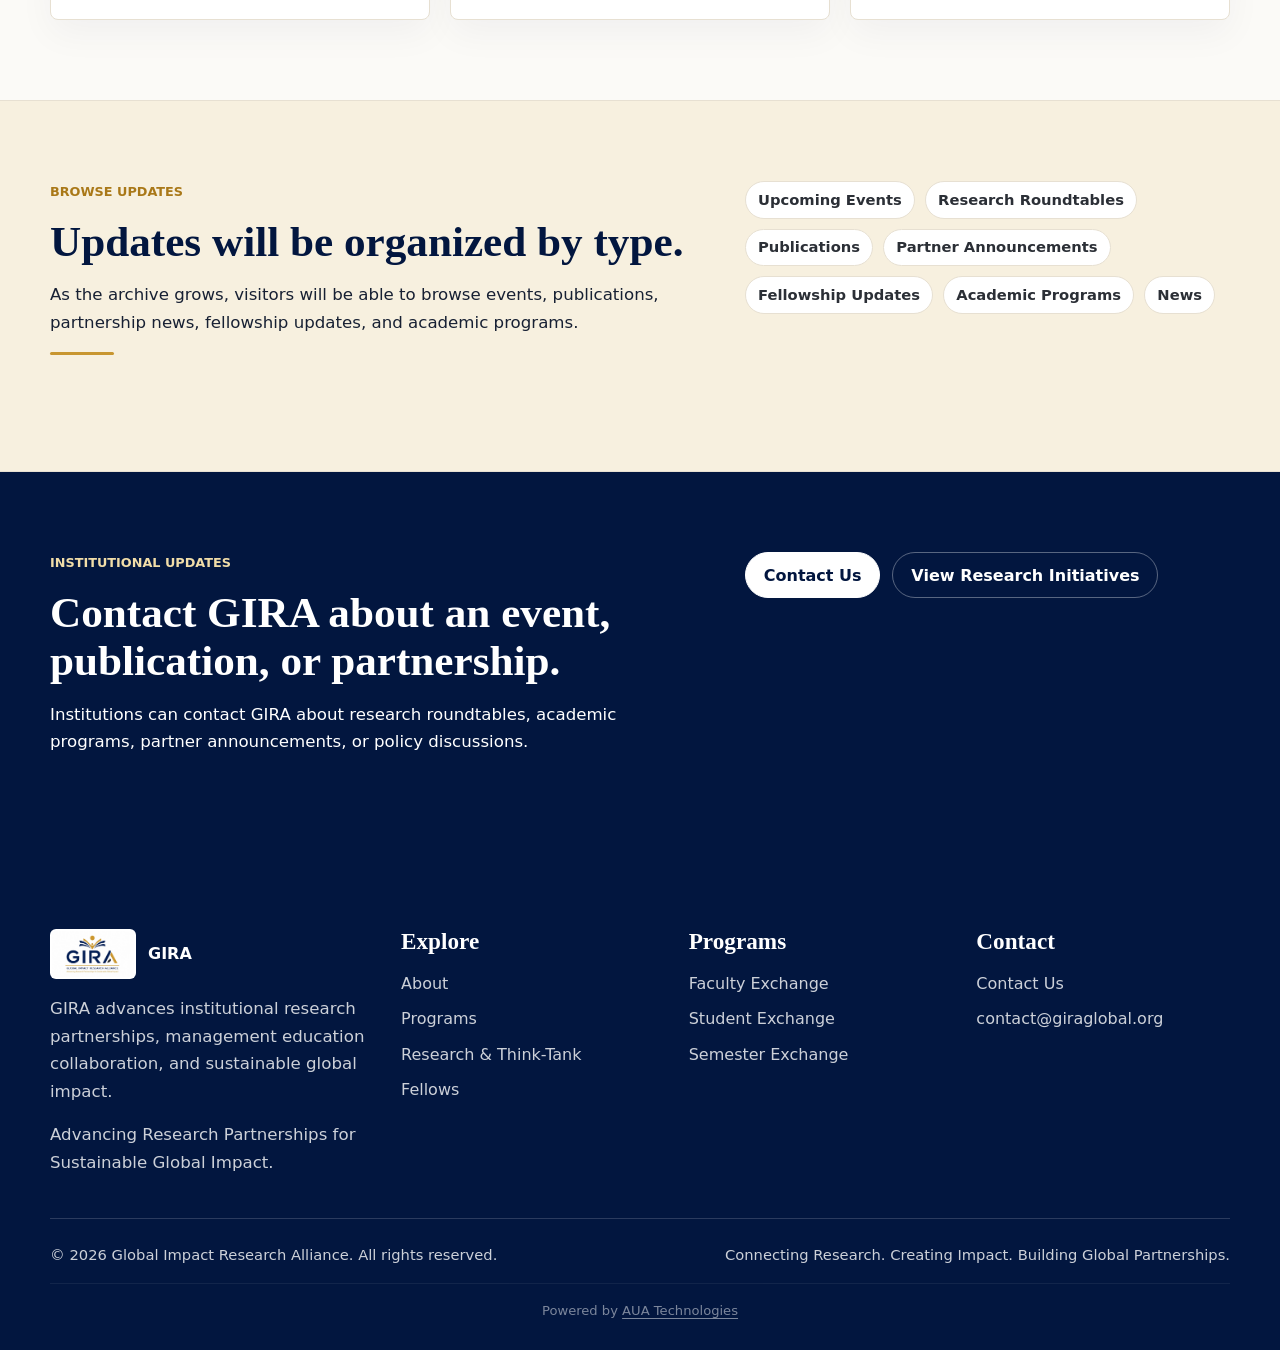
<file: events-news.html>
<!doctype html>
<html lang="en">
  <head>
    <meta charset="utf-8">
    <meta name="viewport" content="width=device-width, initial-scale=1">
    <title>Events and News | GIRA</title>
    <meta name="description" content="Follow GIRA institutional roundtables, global research summits, fellowship announcements, partner updates, publications, and policy-dialogue initiatives.">
    <link rel="icon" href="assets/favicon.svg" type="image/svg+xml">
    <link rel="stylesheet" href="assets/styles.css">
  </head>
  <body>
    <a class="skip-link" href="#main">Skip to content</a>
    <header class="site-header">
      <div class="container header-inner">
        <a class="logo-lockup" href="index.html" aria-label="GIRA home">
          <img src="assets/gira-logo.jpeg" alt="GIRA logo">
          <span class="logo-copy">
            <strong>GIRA</strong>
            <span>Global Impact Research Alliance</span>
          </span>
        </a>
        <nav class="primary-nav" id="primary-navigation" aria-label="Primary navigation">
          <a class="nav-link" href="index.html">Home</a>
          <a class="nav-link" href="about.html">About</a>
          <a class="nav-link" href="programs.html">Programs</a>
          <a class="nav-link" href="research-think-tank.html">Research &amp; Think-Tank</a>
          <a class="nav-link" href="fellows.html">Fellows</a>
          <a class="mobile-nav-cta" href="contact.html">Contact Us</a>
        </nav>
        <div class="header-actions">
          <a class="btn btn-primary" href="contact.html">Contact Us</a>
        </div>
        <button class="menu-toggle" type="button" aria-expanded="false" aria-controls="primary-navigation" aria-label="Open menu">
          <svg viewBox="0 0 24 24" aria-hidden="true" fill="none" stroke="currentColor" stroke-width="2">
            <path d="M4 7h16M4 12h16M4 17h16"></path>
          </svg>
        </button>
      </div>
    </header>

    <main id="main">
      <section class="page-hero">
        <div class="narrow">
          <div class="breadcrumb"><a href="index.html">Home</a> / Events &amp; News</div>
          <span class="eyebrow">Events &amp; News</span>
          <h1>Events &amp; News</h1>
          <p class="lead">Follow GIRA's institutional roundtables, global research summits, fellowship announcements, partner updates, publications, and policy-dialogue initiatives.</p>
        </div>
      </section>

      <section aria-labelledby="news-categories-title">
        <div class="container">
          <div class="section-header">
            <span class="eyebrow">Archive</span>
            <h2 id="news-categories-title">Events, publications, and partnership updates.</h2>
            <p>This page will include upcoming events, research roundtables, new publications, partner announcements, and academic program notices.</p>
            <div class="section-rule"></div>
          </div>
          <div class="grid grid-3">
            <article class="card event-card">
              <span class="category">Upcoming Events</span>
              <h3>Global Research Partnership Roundtable</h3>
              <div class="event-meta">
                <span>Date to be announced</span>
                <span>Online / Hybrid</span>
              </div>
              <p>A forum for institutions exploring multidisciplinary research, management education exchange, and policy research.</p>
              <a class="text-link" href="contact.html">Register Interest</a>
            </article>
            <article class="card event-card">
              <span class="category">Research Roundtables</span>
              <h3>Management Education and Global Mobility Dialogue</h3>
              <div class="event-meta">
                <span>Date to be announced</span>
                <span>Institutional forum</span>
              </div>
              <p>A planned discussion on faculty, student, and semester exchange for undergraduate and master's management programs.</p>
              <a class="text-link" href="programs.html">View Programs</a>
            </article>
            <article class="card event-card">
              <span class="category">Publications</span>
              <h3>Policy Brief and White Paper Series</h3>
              <div class="event-meta">
                <span>Forthcoming</span>
                <span>Research outputs</span>
              </div>
              <p>GIRA will publish policy briefs, white papers, institutional reports, and other work from partner projects here.</p>
              <a class="text-link" href="research-think-tank.html">View Research</a>
            </article>
            <article class="card event-card">
              <span class="category">Partner Announcements</span>
              <h3>Institutional Partnership Updates</h3>
              <div class="event-meta">
                <span>Forthcoming</span>
                <span>Partner network</span>
              </div>
              <p>Partnership announcements, agreements, program launches, and institutional milestones will appear here.</p>
              <a class="text-link" href="contact.html">Contact Us</a>
            </article>
            <article class="card event-card">
              <span class="category">Fellowship Updates</span>
              <h3>GIRA Fellows Recognition Notices</h3>
              <div class="event-meta">
                <span>Forthcoming</span>
                <span>Fellowship network</span>
              </div>
              <p>Fellowship announcements and advisory contributions will be recorded here.</p>
              <a class="text-link" href="fellows.html">View Fellows</a>
            </article>
            <article class="card event-card">
              <span class="category">Academic Programs</span>
              <h3>Academic Program Updates</h3>
              <div class="event-meta">
                <span>Forthcoming</span>
                <span>Institutional programs</span>
              </div>
              <p>Program notices will include academic themes, formats, locations, and goals agreed with partner institutions.</p>
              <a class="text-link" href="programs.html">View Details</a>
            </article>
          </div>
        </div>
      </section>

      <section class="soft-band" aria-labelledby="content-types-title">
        <div class="container split">
          <div class="section-header">
            <span class="eyebrow">Browse Updates</span>
            <h2 id="content-types-title">Updates will be organized by type.</h2>
            <p>As the archive grows, visitors will be able to browse events, publications, partnership news, fellowship updates, and academic programs.</p>
            <div class="section-rule"></div>
          </div>
          <div class="output-grid">
            <span class="pill">Upcoming Events</span>
            <span class="pill">Research Roundtables</span>
            <span class="pill">Publications</span>
            <span class="pill">Partner Announcements</span>
            <span class="pill">Fellowship Updates</span>
            <span class="pill">Academic Programs</span>
            <span class="pill">News</span>
          </div>
        </div>
      </section>

      <section class="cta-section" aria-labelledby="events-cta-title">
        <div class="container split">
          <div class="section-header">
            <span class="eyebrow">Institutional Updates</span>
            <h2 id="events-cta-title">Contact GIRA about an event, publication, or partnership.</h2>
            <p>Institutions can contact GIRA about research roundtables, academic programs, partner announcements, or policy discussions.</p>
          </div>
          <div class="cta-actions">
            <a class="btn btn-primary" href="contact.html">Contact Us</a>
            <a class="btn btn-secondary" href="research-think-tank.html">View Research Initiatives</a>
          </div>
        </div>
      </section>
    </main>

    <footer class="site-footer">
      <div class="container">
        <div class="footer-grid">
          <div class="footer-brand">
            <a class="footer-logo" href="index.html" aria-label="GIRA home">
              <img src="assets/gira-logo.jpeg" alt="GIRA logo">
              <strong>GIRA</strong>
            </a>
            <p>GIRA advances institutional research partnerships, management education collaboration, and sustainable global impact.</p>
            <p>Advancing Research Partnerships for Sustainable Global Impact.</p>
          </div>
          <div>
            <h3>Explore</h3>
            <div class="footer-links">
              <a href="about.html">About</a>
              <a href="programs.html">Programs</a>
              <a href="research-think-tank.html">Research &amp; Think-Tank</a>
              <a href="fellows.html">Fellows</a>
            </div>
          </div>
          <div>
            <h3>Programs</h3>
            <div class="footer-links">
              <a href="programs.html#faculty-exchange">Faculty Exchange</a>
              <a href="programs.html#student-exchange">Student Exchange</a>
              <a href="programs.html#semester-exchange">Semester Exchange</a>
            </div>
          </div>
          <div>
            <h3>Contact</h3>
            <div class="footer-links">
              <a href="contact.html">Contact Us</a>
              <a href="mailto:contact@giraglobal.org">contact@giraglobal.org</a>
            </div>
          </div>
        </div>
        <div class="footer-bottom">
          <span>&copy; <span data-year></span> Global Impact Research Alliance. All rights reserved.</span>
          <span>Connecting Research. Creating Impact. Building Global Partnerships.</span>
        </div>
        <div style="text-align:center; padding-top:1rem; border-top:1px solid rgba(255,255,255,0.1); margin-top:1rem; font-size:0.82rem; opacity:0.6;">
          Powered by <a href="https://auatechnologies.co.in" target="_blank" rel="noopener" style="color:inherit; text-decoration:underline; text-underline-offset:3px;">AUA Technologies</a>
        </div>
      </div>
    </footer>
    <script src="js/site.js"></script>
  </body>
</html>
</file>
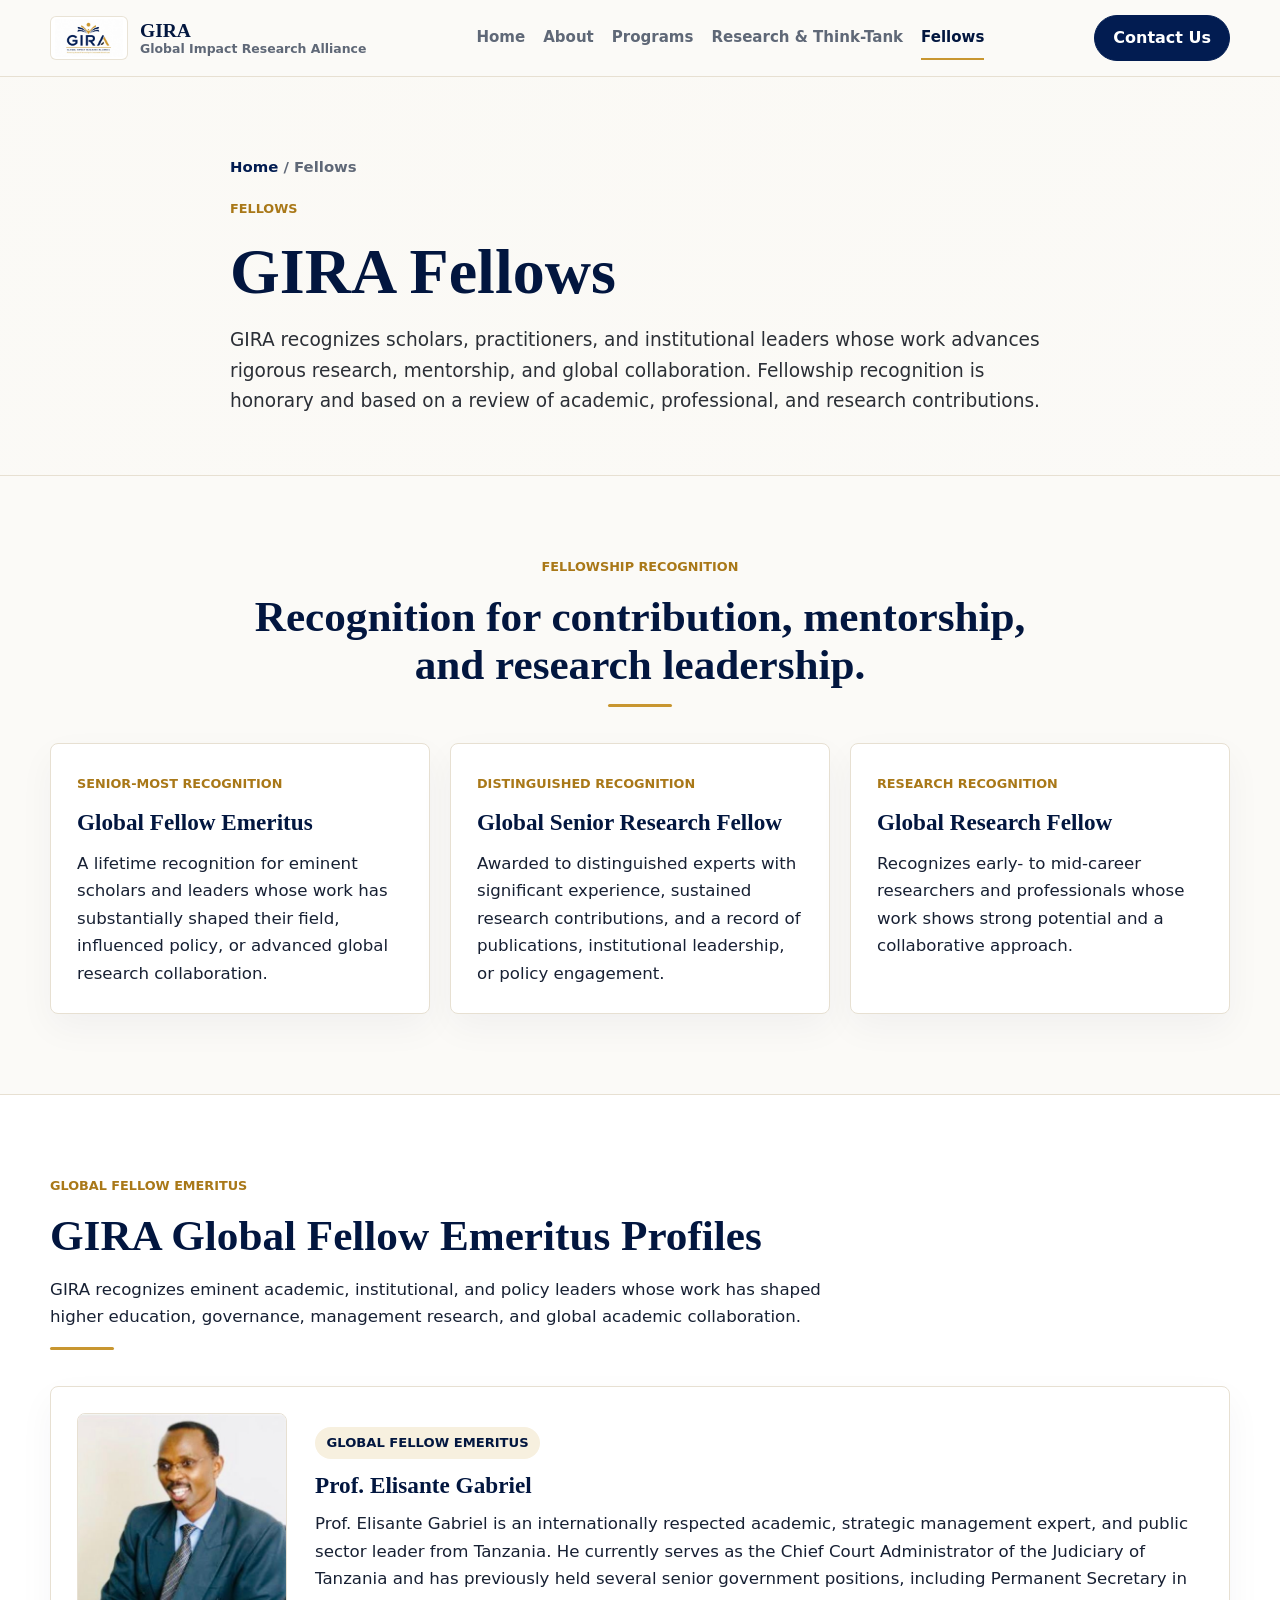
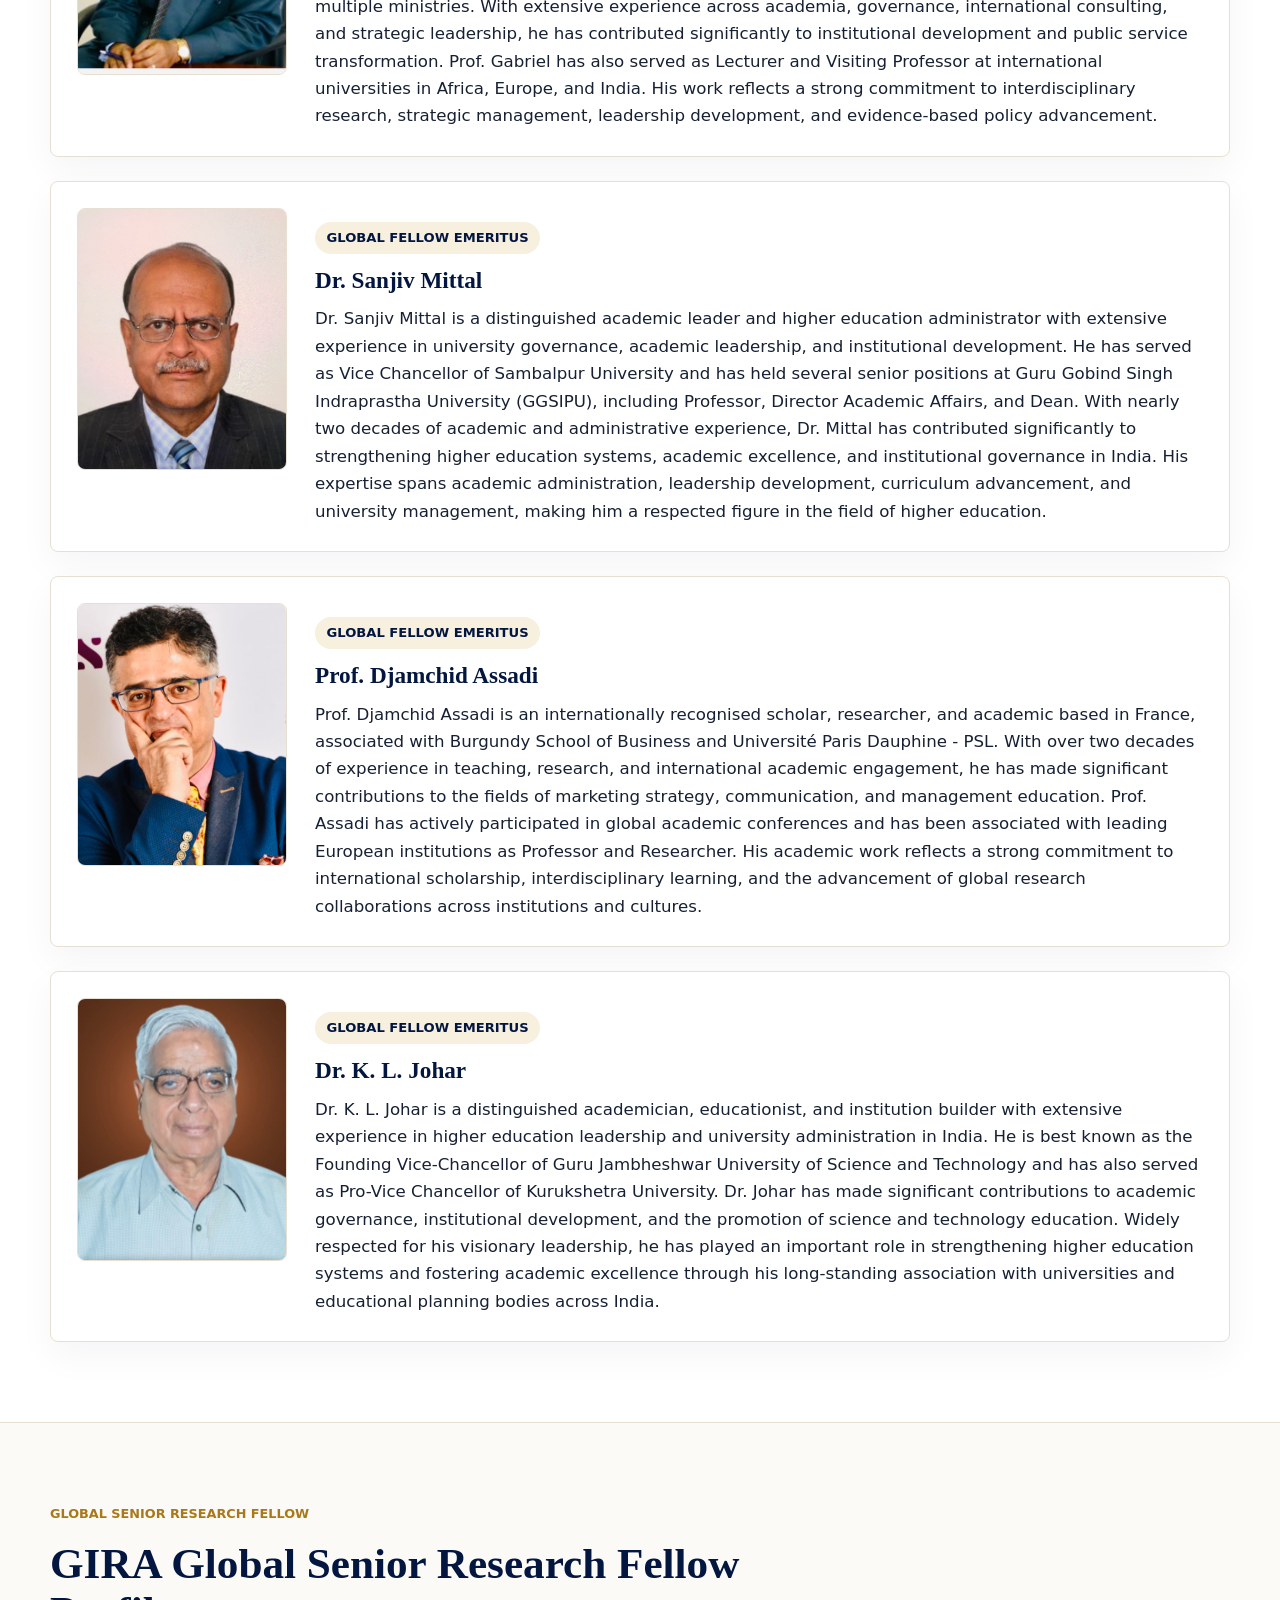
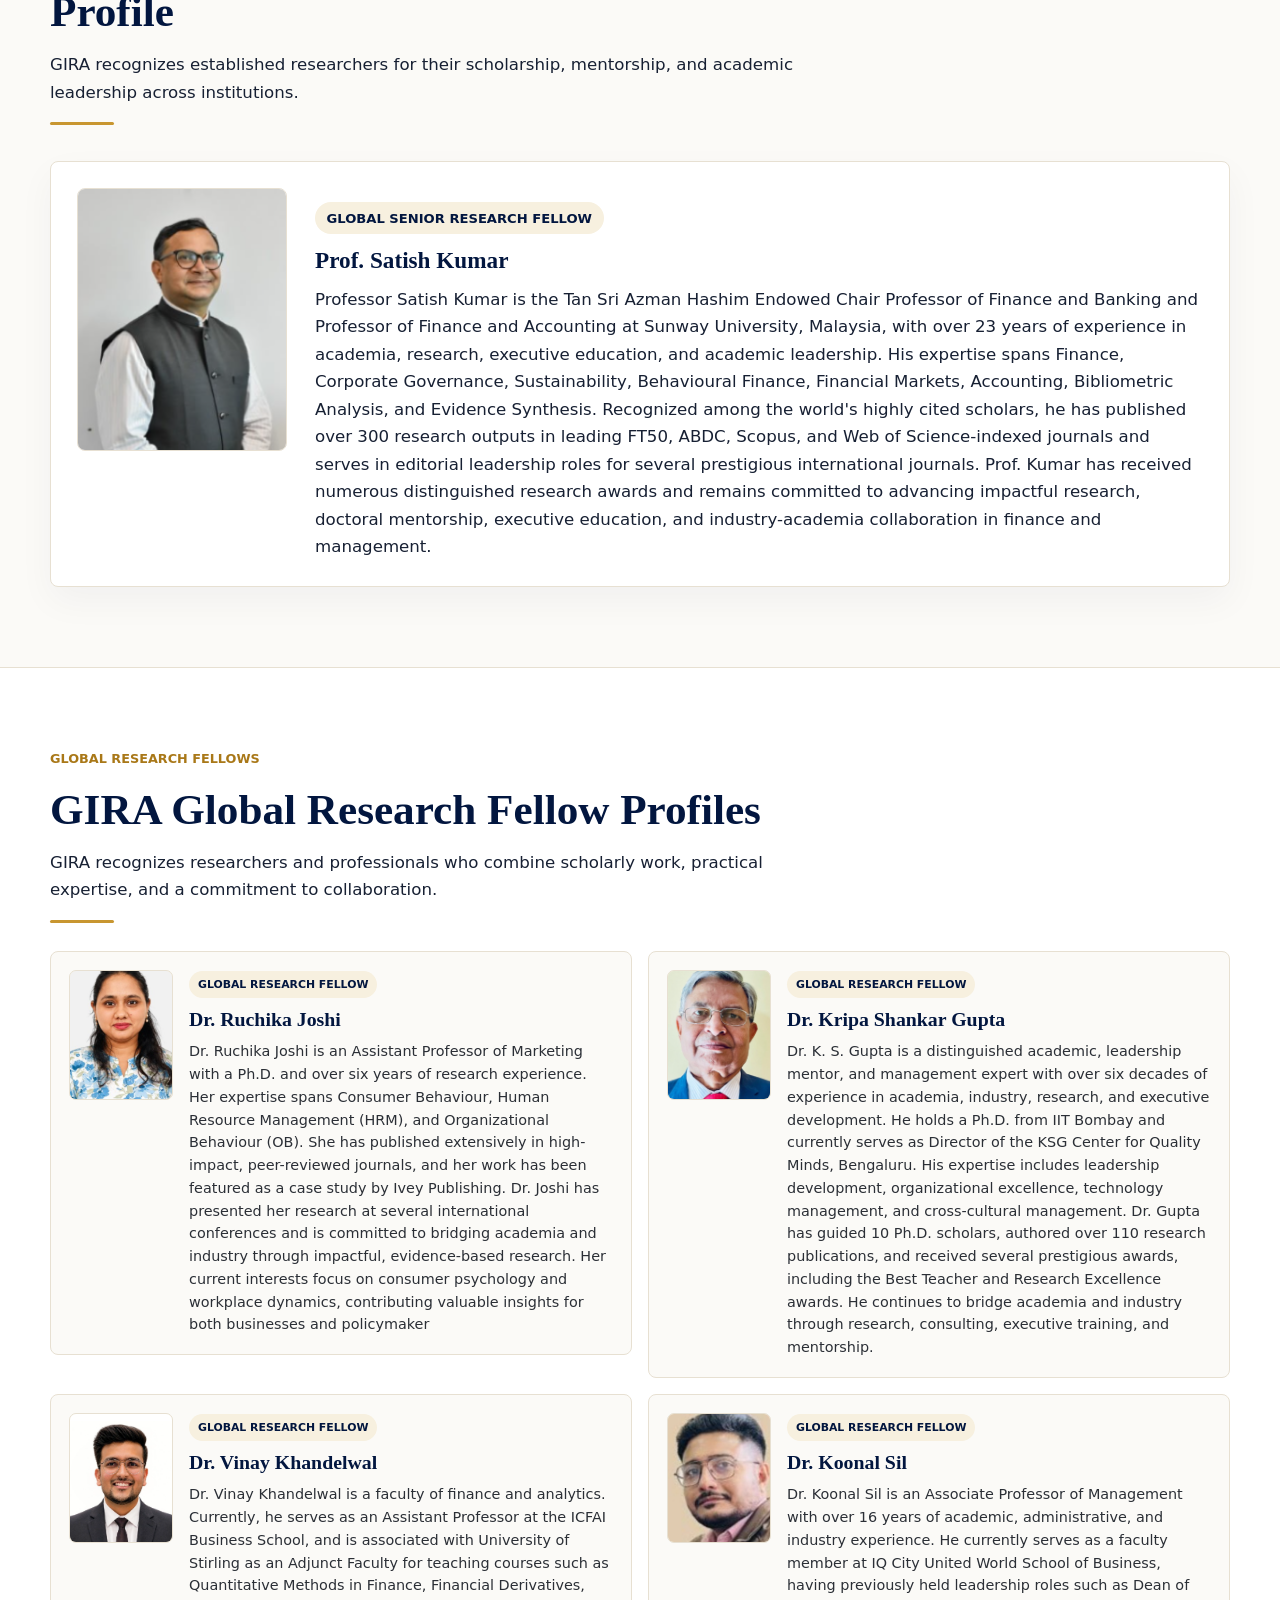
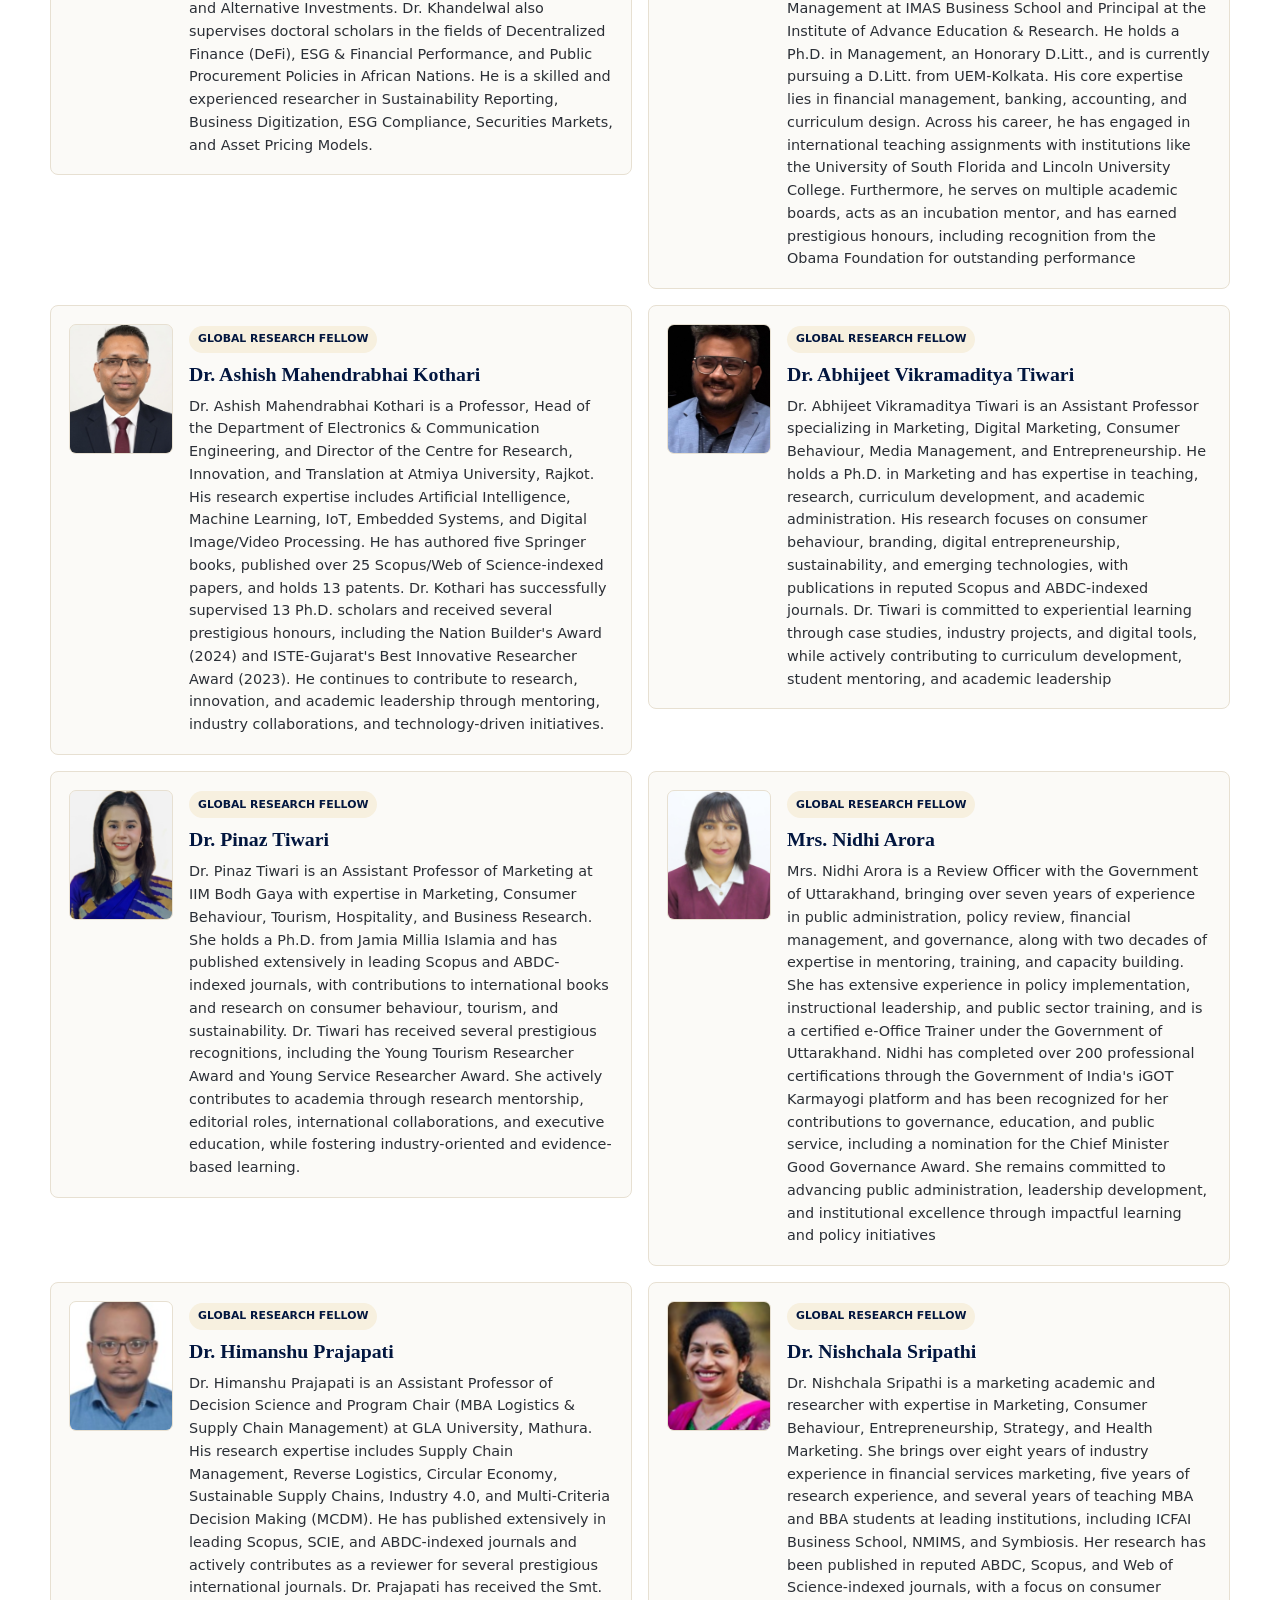
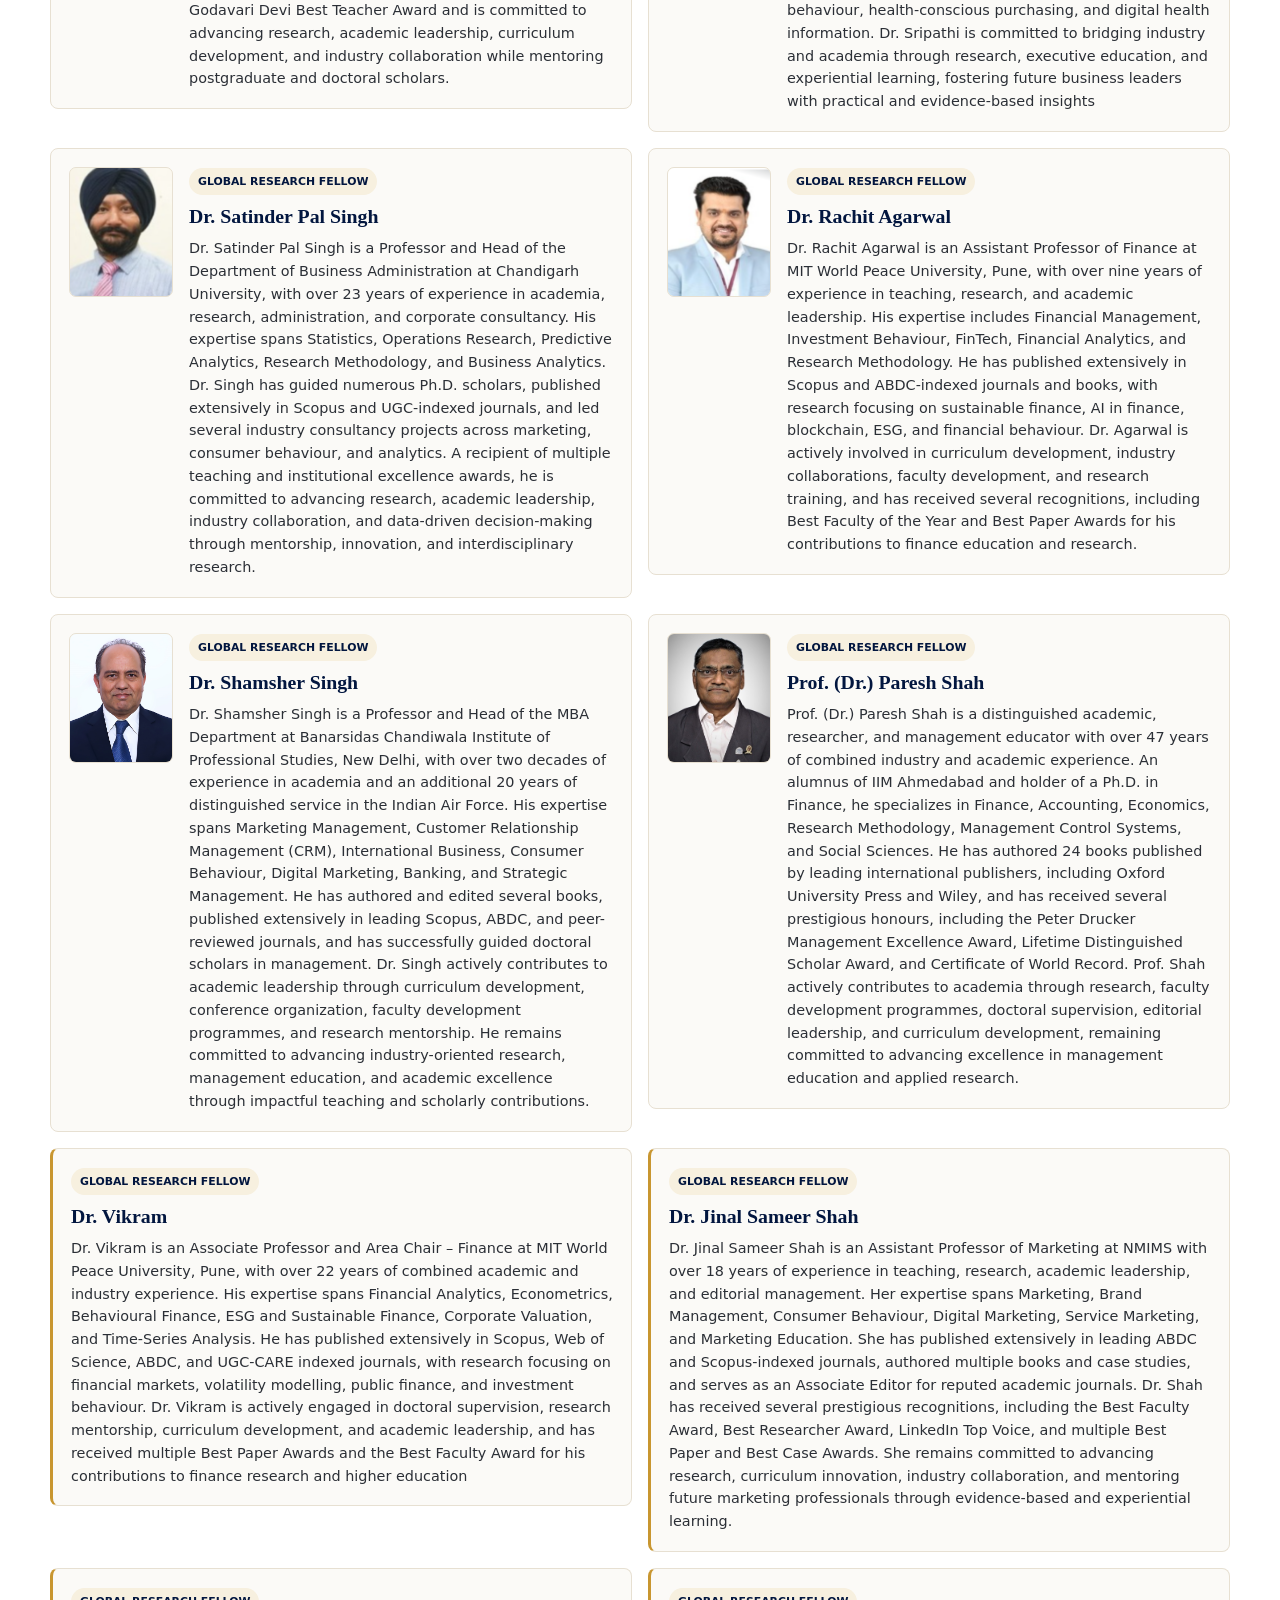
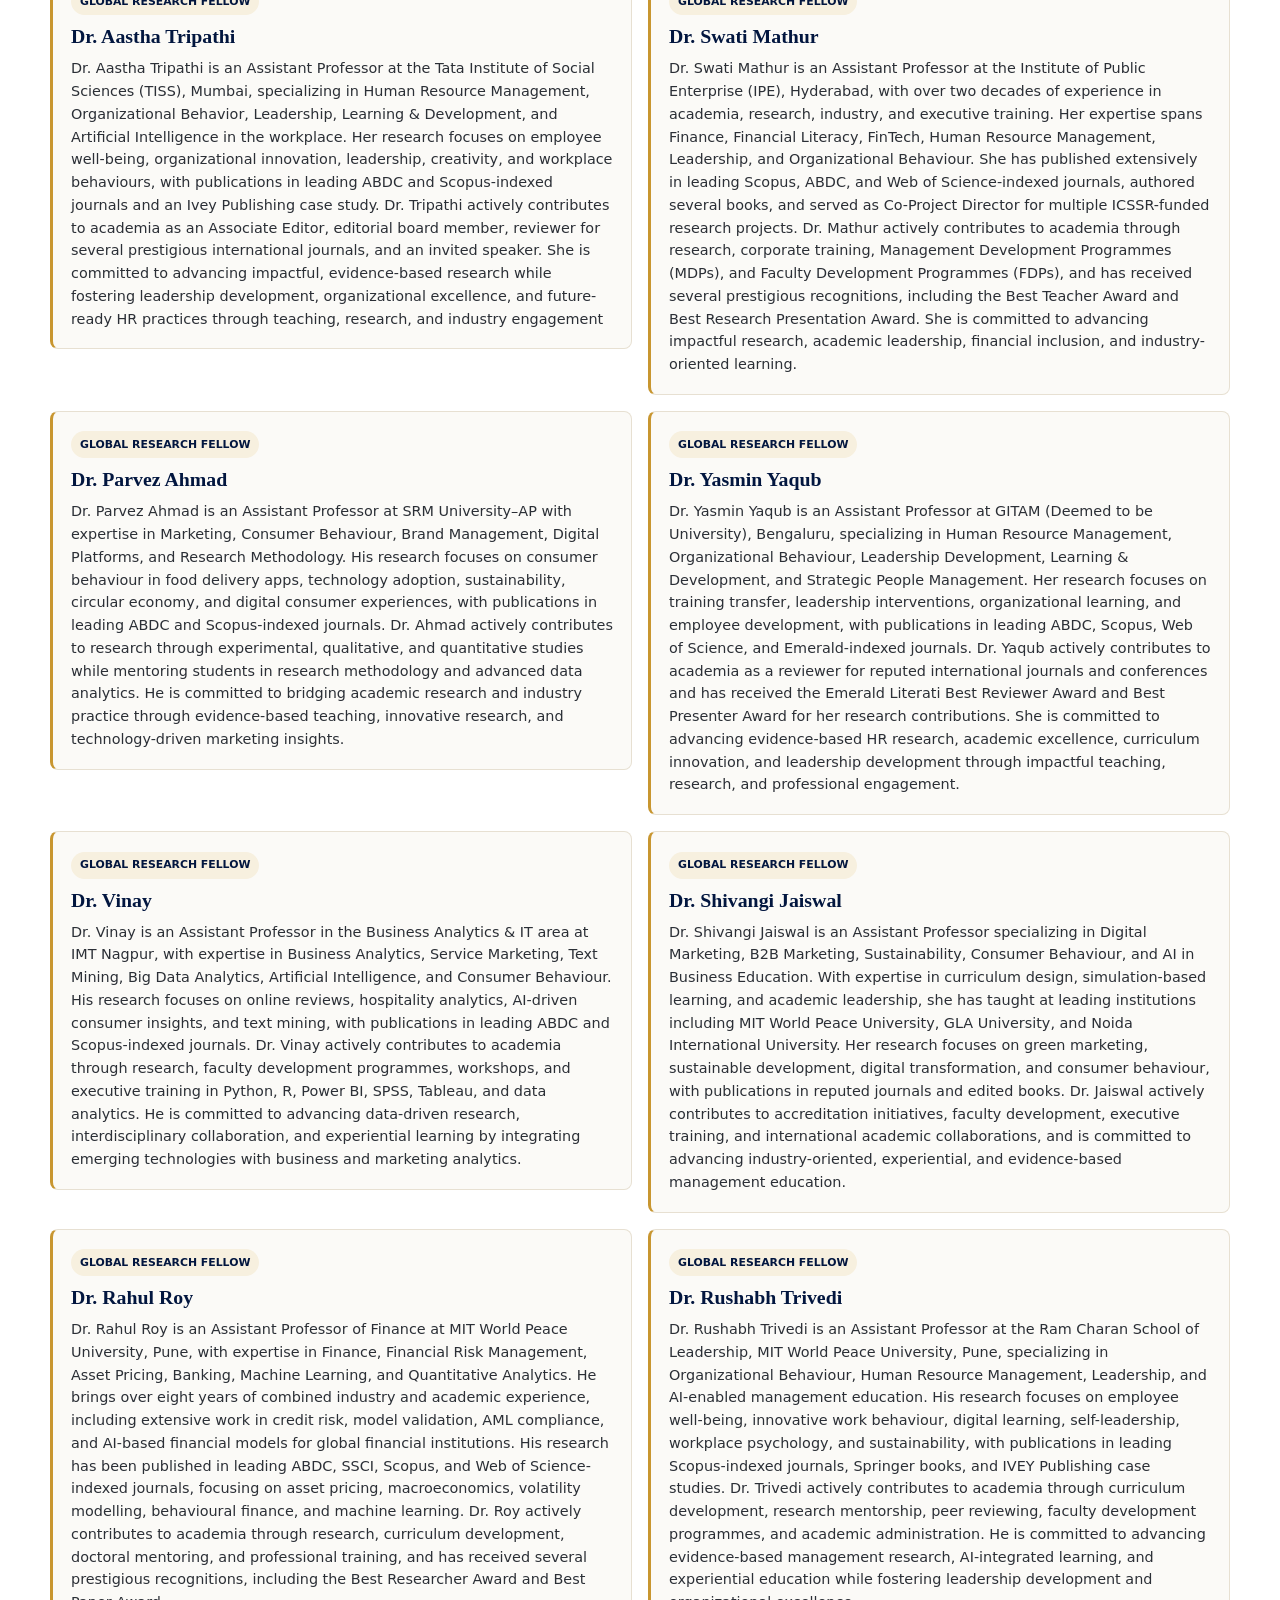
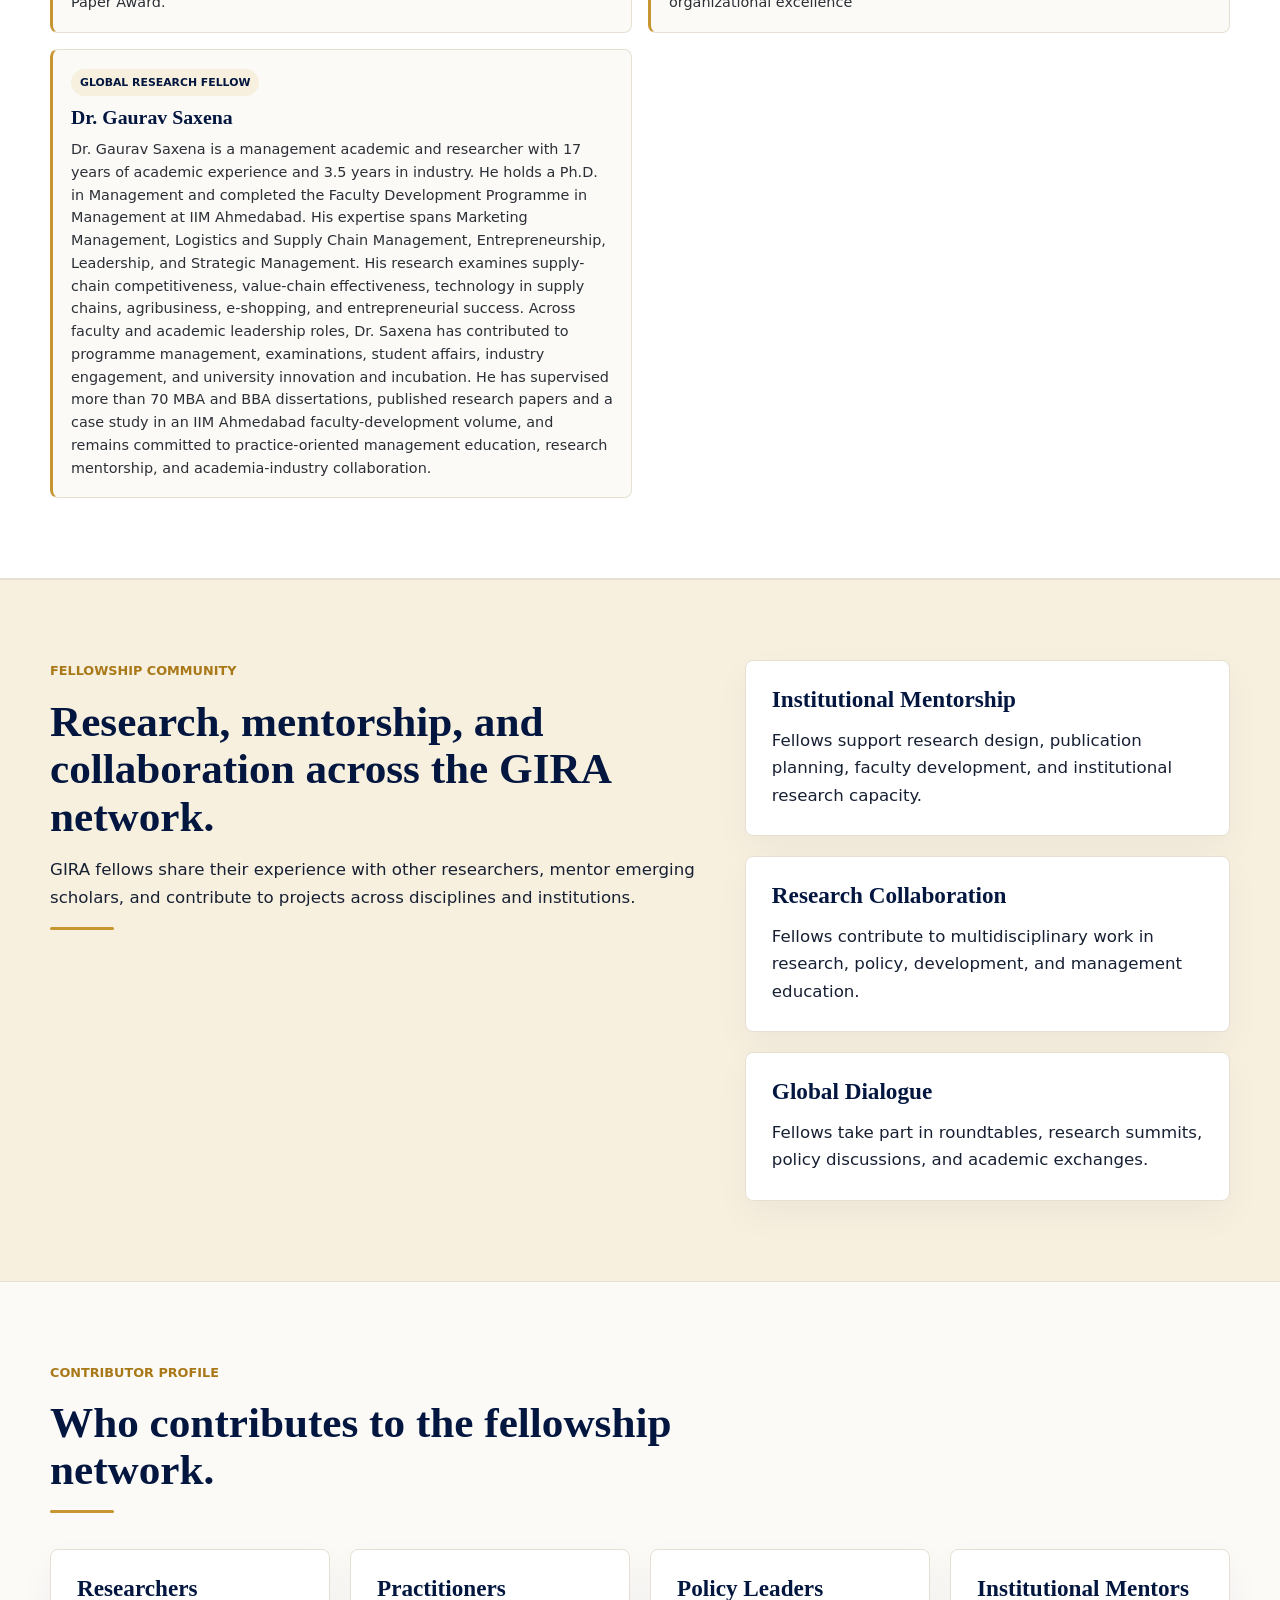
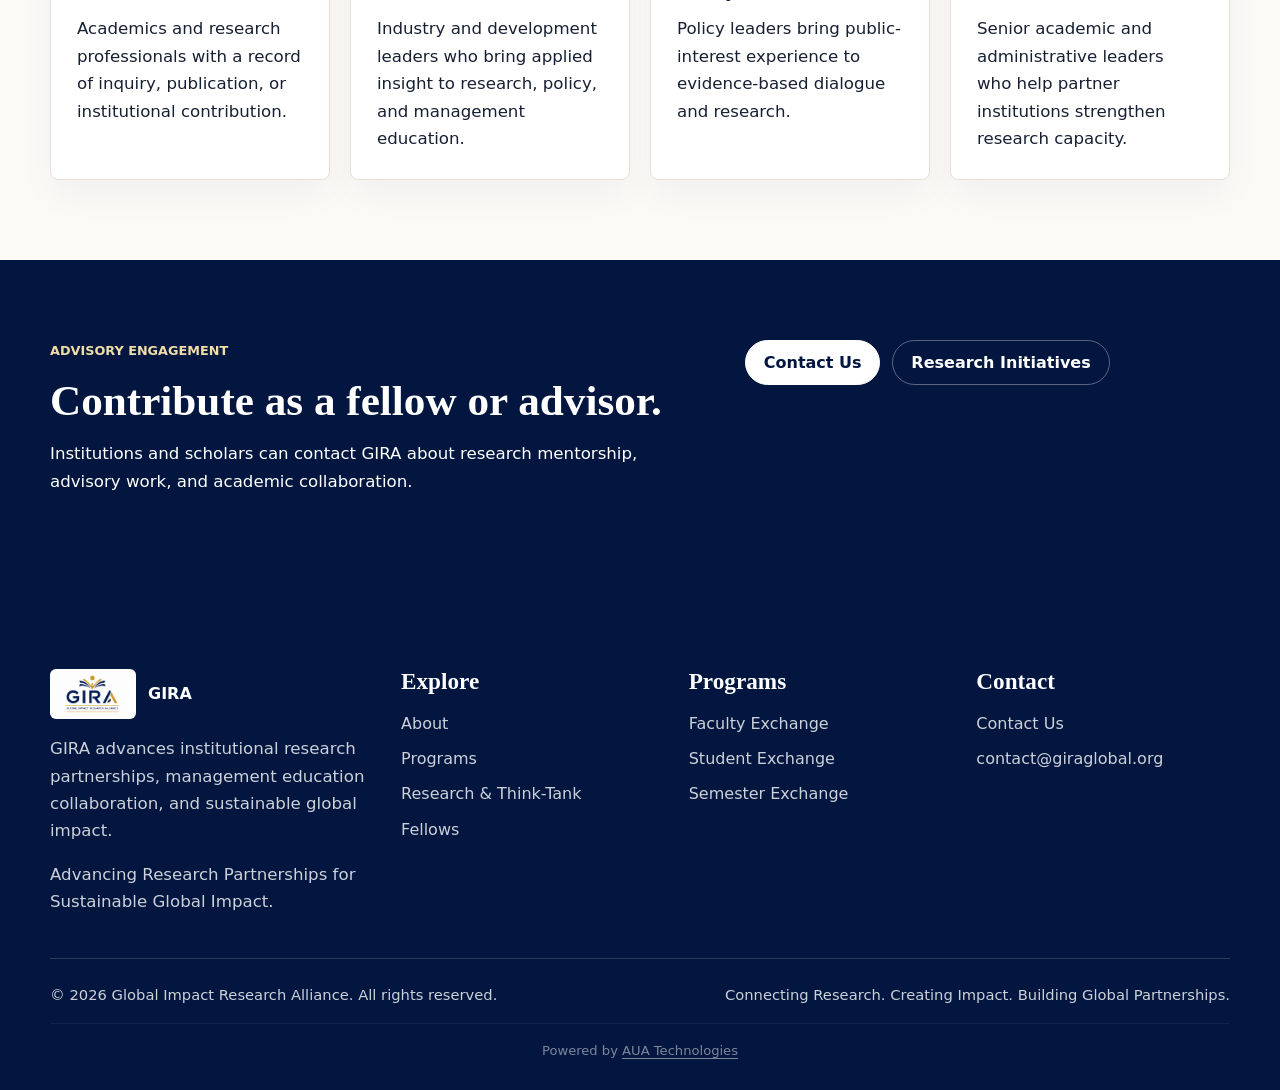
<file: fellows.html>
<!doctype html>
<html lang="en">
  <head>
    <meta charset="utf-8">
    <meta name="viewport" content="width=device-width, initial-scale=1">
    <title>GIRA Fellows | Global Impact Research Alliance</title>
    <meta name="description" content="Meet GIRA fellows: scholars, practitioners, and institutional leaders recognized for their research, mentorship, and collaborative work.">
    <link rel="icon" href="assets/favicon.svg" type="image/svg+xml">
    <link rel="stylesheet" href="assets/styles.css">
  </head>
  <body>
    <a class="skip-link" href="#main">Skip to content</a>
    <header class="site-header">
      <div class="container header-inner">
        <a class="logo-lockup" href="index.html" aria-label="GIRA home">
          <img src="assets/gira-logo.jpeg" alt="GIRA logo">
          <span class="logo-copy">
            <strong>GIRA</strong>
            <span>Global Impact Research Alliance</span>
          </span>
        </a>
        <nav class="primary-nav" id="primary-navigation" aria-label="Primary navigation">
          <a class="nav-link" href="index.html">Home</a>
          <a class="nav-link" href="about.html">About</a>
          <a class="nav-link" href="programs.html">Programs</a>
          <a class="nav-link" href="research-think-tank.html">Research &amp; Think-Tank</a>
          <a class="nav-link" href="fellows.html" aria-current="page">Fellows</a>
          <a class="mobile-nav-cta" href="contact.html">Contact Us</a>
        </nav>
        <div class="header-actions">
          <a class="btn btn-primary" href="contact.html">Contact Us</a>
        </div>
        <button class="menu-toggle" type="button" aria-expanded="false" aria-controls="primary-navigation" aria-label="Open menu">
          <svg viewBox="0 0 24 24" aria-hidden="true" fill="none" stroke="currentColor" stroke-width="2">
            <path d="M4 7h16M4 12h16M4 17h16"></path>
          </svg>
        </button>
      </div>
    </header>

    <main id="main">
      <section class="page-hero">
        <div class="narrow">
          <div class="breadcrumb"><a href="index.html">Home</a> / Fellows</div>
          <span class="eyebrow">Fellows</span>
          <h1>GIRA Fellows</h1>
          <p class="lead">GIRA recognizes scholars, practitioners, and institutional leaders whose work advances rigorous research, mentorship, and global collaboration. Fellowship recognition is honorary and based on a review of academic, professional, and research contributions.</p>
        </div>
      </section>

      <section aria-labelledby="recognition-title">
        <div class="container">
          <div class="section-header center">
            <span class="eyebrow">Fellowship Recognition</span>
            <h2 id="recognition-title">Recognition for contribution, mentorship, and research leadership.</h2>
            <div class="section-rule"></div>
          </div>
          <div class="grid grid-3">
            <article class="card">
              <span class="eyebrow">Senior-most Recognition</span>
              <h3>Global Fellow Emeritus</h3>
              <p>A lifetime recognition for eminent scholars and leaders whose work has substantially shaped their field, influenced policy, or advanced global research collaboration.</p>
            </article>
            <article class="card">
              <span class="eyebrow">Distinguished Recognition</span>
              <h3>Global Senior Research Fellow</h3>
              <p>Awarded to distinguished experts with significant experience, sustained research contributions, and a record of publications, institutional leadership, or policy engagement.</p>
            </article>
            <article class="card">
              <span class="eyebrow">Research Recognition</span>
              <h3>Global Research Fellow</h3>
              <p>Recognizes early- to mid-career researchers and professionals whose work shows strong potential and a collaborative approach.</p>
            </article>
          </div>
        </div>
      </section>

      <section class="surface-band" aria-labelledby="emeritus-title">
        <div class="container">
          <div class="section-header">
            <span class="eyebrow">Global Fellow Emeritus</span>
            <h2 id="emeritus-title">GIRA Global Fellow Emeritus Profiles</h2>
            <p>GIRA recognizes eminent academic, institutional, and policy leaders whose work has shaped higher education, governance, management research, and global academic collaboration.</p>
            <div class="section-rule"></div>
          </div>
          <div class="fellows-grid">
            <article class="card fellow-profile">
              <img class="fellow-photo" src="assets/fellow-elisante-gabriel.jpeg" alt="Prof. Elisante Gabriel">
              <div>
                <span class="fellow-role">Global Fellow Emeritus</span>
                <h3>Prof. Elisante Gabriel</h3>
                <p>Prof. Elisante Gabriel is an internationally respected academic, strategic management expert, and public sector leader from Tanzania. He currently serves as the Chief Court Administrator of the Judiciary of Tanzania and has previously held several senior government positions, including Permanent Secretary in multiple ministries. With extensive experience across academia, governance, international consulting, and strategic leadership, he has contributed significantly to institutional development and public service transformation. Prof. Gabriel has also served as Lecturer and Visiting Professor at international universities in Africa, Europe, and India. His work reflects a strong commitment to interdisciplinary research, strategic management, leadership development, and evidence-based policy advancement.</p>
              </div>
            </article>
            <article class="card fellow-profile">
              <img class="fellow-photo" src="assets/fellow-sanjiv-mittal.jpeg" alt="Dr. Sanjiv Mittal">
              <div>
                <span class="fellow-role">Global Fellow Emeritus</span>
                <h3>Dr. Sanjiv Mittal</h3>
                <p>Dr. Sanjiv Mittal is a distinguished academic leader and higher education administrator with extensive experience in university governance, academic leadership, and institutional development. He has served as Vice Chancellor of Sambalpur University and has held several senior positions at Guru Gobind Singh Indraprastha University (GGSIPU), including Professor, Director Academic Affairs, and Dean. With nearly two decades of academic and administrative experience, Dr. Mittal has contributed significantly to strengthening higher education systems, academic excellence, and institutional governance in India. His expertise spans academic administration, leadership development, curriculum advancement, and university management, making him a respected figure in the field of higher education.</p>
              </div>
            </article>
            <article class="card fellow-profile">
              <img class="fellow-photo" src="assets/fellow-djamchid-assadi.jpeg" alt="Prof. Djamchid Assadi">
              <div>
                <span class="fellow-role">Global Fellow Emeritus</span>
                <h3>Prof. Djamchid Assadi</h3>
                <p>Prof. Djamchid Assadi is an internationally recognised scholar, researcher, and academic based in France, associated with Burgundy School of Business and Université Paris Dauphine - PSL. With over two decades of experience in teaching, research, and international academic engagement, he has made significant contributions to the fields of marketing strategy, communication, and management education. Prof. Assadi has actively participated in global academic conferences and has been associated with leading European institutions as Professor and Researcher. His academic work reflects a strong commitment to international scholarship, interdisciplinary learning, and the advancement of global research collaborations across institutions and cultures.</p>
              </div>
            </article>
            <article class="card fellow-profile">
              <img class="fellow-photo" src="assets/fellow-kl-johar.jpeg" alt="Dr. K. L. Johar">
              <div>
                <span class="fellow-role">Global Fellow Emeritus</span>
                <h3>Dr. K. L. Johar</h3>
                <p>Dr. K. L. Johar is a distinguished academician, educationist, and institution builder with extensive experience in higher education leadership and university administration in India. He is best known as the Founding Vice-Chancellor of Guru Jambheshwar University of Science and Technology and has also served as Pro-Vice Chancellor of Kurukshetra University. Dr. Johar has made significant contributions to academic governance, institutional development, and the promotion of science and technology education. Widely respected for his visionary leadership, he has played an important role in strengthening higher education systems and fostering academic excellence through his long-standing association with universities and educational planning bodies across India.</p>
              </div>
            </article>
          </div>
        </div>
      </section>

      <section aria-labelledby="senior-fellow-title">
        <div class="container">
          <div class="section-header">
            <span class="eyebrow">Global Senior Research Fellow</span>
            <h2 id="senior-fellow-title">GIRA Global Senior Research Fellow Profile</h2>
            <p>GIRA recognizes established researchers for their scholarship, mentorship, and academic leadership across institutions.</p>
            <div class="section-rule"></div>
          </div>
          <div class="fellows-grid">
            <article class="card fellow-profile">
              <img class="fellow-photo" src="assets/fellow-satish-kumar.png" alt="Prof. Satish Kumar" loading="lazy">
              <div>
                <span class="fellow-role">Global Senior Research Fellow</span>
                <h3>Prof. Satish Kumar</h3>
                <p>Professor Satish Kumar is the Tan Sri Azman Hashim Endowed Chair Professor of Finance and Banking and Professor of Finance and Accounting at Sunway University, Malaysia, with over 23 years of experience in academia, research, executive education, and academic leadership. His expertise spans Finance, Corporate Governance, Sustainability, Behavioural Finance, Financial Markets, Accounting, Bibliometric Analysis, and Evidence Synthesis. Recognized among the world's highly cited scholars, he has published over 300 research outputs in leading FT50, ABDC, Scopus, and Web of Science-indexed journals and serves in editorial leadership roles for several prestigious international journals. Prof. Kumar has received numerous distinguished research awards and remains committed to advancing impactful research, doctoral mentorship, executive education, and industry-academia collaboration in finance and management.</p>
              </div>
            </article>
          </div>
        </div>
      </section>

      <section class="surface-band research-fellows-section" aria-labelledby="research-fellows-title">
        <div class="container">
          <div class="section-header">
            <span class="eyebrow">Global Research Fellows</span>
            <h2 id="research-fellows-title">GIRA Global Research Fellow Profiles</h2>
            <p>GIRA recognizes researchers and professionals who combine scholarly work, practical expertise, and a commitment to collaboration.</p>
            <div class="section-rule"></div>
          </div>
          <div class="research-fellows-grid">
            <article class="card research-fellow-card research-fellow-card--with-photo">
              <img class="research-fellow-photo" src="assets/fellow-ruchika-joshi.png" alt="Dr. Ruchika Joshi" loading="lazy">
              <div class="research-fellow-copy">
                <span class="fellow-role">Global Research Fellow</span>
                <h3>Dr. Ruchika Joshi</h3>
                <p>Dr. Ruchika Joshi is an Assistant Professor of Marketing with a Ph.D. and over six years of research experience. Her expertise spans Consumer Behaviour, Human Resource Management (HRM), and Organizational Behaviour (OB). She has published extensively in high-impact, peer-reviewed journals, and her work has been featured as a case study by Ivey Publishing. Dr. Joshi has presented her research at several international conferences and is committed to bridging academia and industry through impactful, evidence-based research. Her current interests focus on consumer psychology and workplace dynamics, contributing valuable insights for both businesses and policymaker</p>
              </div>
            </article>
            <article class="card research-fellow-card research-fellow-card--with-photo">
              <img class="research-fellow-photo" src="assets/fellow-kripa-shankar-gupta.png" alt="Dr. Kripa Shankar Gupta" loading="lazy">
              <div class="research-fellow-copy">
                <span class="fellow-role">Global Research Fellow</span>
                <h3>Dr. Kripa Shankar Gupta</h3>
                <p>Dr. K. S. Gupta is a distinguished academic, leadership mentor, and management expert with over six decades of experience in academia, industry, research, and executive development. He holds a Ph.D. from IIT Bombay and currently serves as Director of the KSG Center for Quality Minds, Bengaluru. His expertise includes leadership development, organizational excellence, technology management, and cross-cultural management. Dr. Gupta has guided 10 Ph.D. scholars, authored over 110 research publications, and received several prestigious awards, including the Best Teacher and Research Excellence awards. He continues to bridge academia and industry through research, consulting, executive training, and mentorship.</p>
              </div>
            </article>
            <article class="card research-fellow-card research-fellow-card--with-photo">
              <img class="research-fellow-photo" src="assets/fellow-vinay-khandelwal.png" alt="Dr. Vinay Khandelwal" loading="lazy">
              <div class="research-fellow-copy">
                <span class="fellow-role">Global Research Fellow</span>
                <h3>Dr. Vinay Khandelwal</h3>
                <p>Dr. Vinay Khandelwal is a faculty of finance and analytics. Currently, he serves as an Assistant Professor at the ICFAI Business School, and is associated with University of Stirling as an Adjunct Faculty for teaching courses such as Quantitative Methods in Finance, Financial Derivatives, and Alternative Investments. Dr. Khandelwal also supervises doctoral scholars in the fields of Decentralized Finance (DeFi), ESG &amp; Financial Performance, and Public Procurement Policies in African Nations. He is a skilled and experienced researcher in Sustainability Reporting, Business Digitization, ESG Compliance, Securities Markets, and Asset Pricing Models.</p>
              </div>
            </article>
            <article class="card research-fellow-card research-fellow-card--with-photo">
              <img class="research-fellow-photo" src="assets/fellow-koonal-sil.png" alt="Dr. Koonal Sil" loading="lazy">
              <div class="research-fellow-copy">
                <span class="fellow-role">Global Research Fellow</span>
                <h3>Dr. Koonal Sil</h3>
                <p>Dr. Koonal Sil is an Associate Professor of Management with over 16 years of academic, administrative, and industry experience. He currently serves as a faculty member at IQ City United World School of Business, having previously held leadership roles such as Dean of Management at IMAS Business School and Principal at the Institute of Advance Education &amp; Research. He holds a Ph.D. in Management, an Honorary D.Litt., and is currently pursuing a D.Litt. from UEM-Kolkata. His core expertise lies in financial management, banking, accounting, and curriculum design. Across his career, he has engaged in international teaching assignments with institutions like the University of South Florida and Lincoln University College. Furthermore, he serves on multiple academic boards, acts as an incubation mentor, and has earned prestigious honours, including recognition from the Obama Foundation for outstanding performance</p>
              </div>
            </article>
            <article class="card research-fellow-card research-fellow-card--with-photo">
              <img class="research-fellow-photo" src="assets/fellow-ashish-mahendrabhai-kothari.png" alt="Dr. Ashish Mahendrabhai Kothari" loading="lazy">
              <div class="research-fellow-copy">
                <span class="fellow-role">Global Research Fellow</span>
                <h3>Dr. Ashish Mahendrabhai Kothari</h3>
                <p>Dr. Ashish Mahendrabhai Kothari is a Professor, Head of the Department of Electronics &amp; Communication Engineering, and Director of the Centre for Research, Innovation, and Translation at Atmiya University, Rajkot. His research expertise includes Artificial Intelligence, Machine Learning, IoT, Embedded Systems, and Digital Image/Video Processing. He has authored five Springer books, published over 25 Scopus/Web of Science-indexed papers, and holds 13 patents. Dr. Kothari has successfully supervised 13 Ph.D. scholars and received several prestigious honours, including the Nation Builder's Award (2024) and ISTE-Gujarat's Best Innovative Researcher Award (2023). He continues to contribute to research, innovation, and academic leadership through mentoring, industry collaborations, and technology-driven initiatives.</p>
              </div>
            </article>
            <article class="card research-fellow-card research-fellow-card--with-photo">
              <img class="research-fellow-photo" src="assets/fellow-abhijeet-vikramaditya-tiwari.png" alt="Dr. Abhijeet Vikramaditya Tiwari" loading="lazy">
              <div class="research-fellow-copy">
                <span class="fellow-role">Global Research Fellow</span>
                <h3>Dr. Abhijeet Vikramaditya Tiwari</h3>
                <p>Dr. Abhijeet Vikramaditya Tiwari is an Assistant Professor specializing in Marketing, Digital Marketing, Consumer Behaviour, Media Management, and Entrepreneurship. He holds a Ph.D. in Marketing and has expertise in teaching, research, curriculum development, and academic administration. His research focuses on consumer behaviour, branding, digital entrepreneurship, sustainability, and emerging technologies, with publications in reputed Scopus and ABDC-indexed journals. Dr. Tiwari is committed to experiential learning through case studies, industry projects, and digital tools, while actively contributing to curriculum development, student mentoring, and academic leadership</p>
              </div>
            </article>
            <article class="card research-fellow-card research-fellow-card--with-photo">
              <img class="research-fellow-photo" src="assets/fellow-pinaz-tiwari.png" alt="Dr. Pinaz Tiwari" loading="lazy">
              <div class="research-fellow-copy">
                <span class="fellow-role">Global Research Fellow</span>
                <h3>Dr. Pinaz Tiwari</h3>
                <p>Dr. Pinaz Tiwari is an Assistant Professor of Marketing at IIM Bodh Gaya with expertise in Marketing, Consumer Behaviour, Tourism, Hospitality, and Business Research. She holds a Ph.D. from Jamia Millia Islamia and has published extensively in leading Scopus and ABDC-indexed journals, with contributions to international books and research on consumer behaviour, tourism, and sustainability. Dr. Tiwari has received several prestigious recognitions, including the Young Tourism Researcher Award and Young Service Researcher Award. She actively contributes to academia through research mentorship, editorial roles, international collaborations, and executive education, while fostering industry-oriented and evidence-based learning.</p>
              </div>
            </article>
            <article class="card research-fellow-card research-fellow-card--with-photo">
              <img class="research-fellow-photo" src="assets/fellow-nidhi-arora.png" alt="Mrs. Nidhi Arora" loading="lazy">
              <div class="research-fellow-copy">
                <span class="fellow-role">Global Research Fellow</span>
                <h3>Mrs. Nidhi Arora</h3>
                <p>Mrs. Nidhi Arora is a Review Officer with the Government of Uttarakhand, bringing over seven years of experience in public administration, policy review, financial management, and governance, along with two decades of expertise in mentoring, training, and capacity building. She has extensive experience in policy implementation, instructional leadership, and public sector training, and is a certified e-Office Trainer under the Government of Uttarakhand. Nidhi has completed over 200 professional certifications through the Government of India's iGOT Karmayogi platform and has been recognized for her contributions to governance, education, and public service, including a nomination for the Chief Minister Good Governance Award. She remains committed to advancing public administration, leadership development, and institutional excellence through impactful learning and policy initiatives</p>
              </div>
            </article>
            <article class="card research-fellow-card research-fellow-card--with-photo">
              <img class="research-fellow-photo" src="assets/fellow-himanshu-prajapati.png" alt="Dr. Himanshu Prajapati" loading="lazy">
              <div class="research-fellow-copy">
                <span class="fellow-role">Global Research Fellow</span>
                <h3>Dr. Himanshu Prajapati</h3>
                <p>Dr. Himanshu Prajapati is an Assistant Professor of Decision Science and Program Chair (MBA Logistics &amp; Supply Chain Management) at GLA University, Mathura. His research expertise includes Supply Chain Management, Reverse Logistics, Circular Economy, Sustainable Supply Chains, Industry 4.0, and Multi-Criteria Decision Making (MCDM). He has published extensively in leading Scopus, SCIE, and ABDC-indexed journals and actively contributes as a reviewer for several prestigious international journals. Dr. Prajapati has received the Smt. Godavari Devi Best Teacher Award and is committed to advancing research, academic leadership, curriculum development, and industry collaboration while mentoring postgraduate and doctoral scholars.</p>
              </div>
            </article>
            <article class="card research-fellow-card research-fellow-card--with-photo">
              <img class="research-fellow-photo" src="assets/fellow-nishchala-sripathi.png" alt="Dr. Nishchala Sripathi" loading="lazy">
              <div class="research-fellow-copy">
                <span class="fellow-role">Global Research Fellow</span>
                <h3>Dr. Nishchala Sripathi</h3>
                <p>Dr. Nishchala Sripathi is a marketing academic and researcher with expertise in Marketing, Consumer Behaviour, Entrepreneurship, Strategy, and Health Marketing. She brings over eight years of industry experience in financial services marketing, five years of research experience, and several years of teaching MBA and BBA students at leading institutions, including ICFAI Business School, NMIMS, and Symbiosis. Her research has been published in reputed ABDC, Scopus, and Web of Science-indexed journals, with a focus on consumer behaviour, health-conscious purchasing, and digital health information. Dr. Sripathi is committed to bridging industry and academia through research, executive education, and experiential learning, fostering future business leaders with practical and evidence-based insights</p>
              </div>
            </article>
            <article class="card research-fellow-card research-fellow-card--with-photo">
              <img class="research-fellow-photo" src="assets/fellow-satinder-pal-singh.png" alt="Dr. Satinder Pal Singh" loading="lazy">
              <div class="research-fellow-copy">
                <span class="fellow-role">Global Research Fellow</span>
                <h3>Dr. Satinder Pal Singh</h3>
                <p>Dr. Satinder Pal Singh is a Professor and Head of the Department of Business Administration at Chandigarh University, with over 23 years of experience in academia, research, administration, and corporate consultancy. His expertise spans Statistics, Operations Research, Predictive Analytics, Research Methodology, and Business Analytics. Dr. Singh has guided numerous Ph.D. scholars, published extensively in Scopus and UGC-indexed journals, and led several industry consultancy projects across marketing, consumer behaviour, and analytics. A recipient of multiple teaching and institutional excellence awards, he is committed to advancing research, academic leadership, industry collaboration, and data-driven decision-making through mentorship, innovation, and interdisciplinary research.</p>
              </div>
            </article>
            <article class="card research-fellow-card research-fellow-card--with-photo">
              <img class="research-fellow-photo" src="assets/fellow-rachit-agarwal.png" alt="Dr. Rachit Agarwal" loading="lazy">
              <div class="research-fellow-copy">
                <span class="fellow-role">Global Research Fellow</span>
                <h3>Dr. Rachit Agarwal</h3>
                <p>Dr. Rachit Agarwal is an Assistant Professor of Finance at MIT World Peace University, Pune, with over nine years of experience in teaching, research, and academic leadership. His expertise includes Financial Management, Investment Behaviour, FinTech, Financial Analytics, and Research Methodology. He has published extensively in Scopus and ABDC-indexed journals and books, with research focusing on sustainable finance, AI in finance, blockchain, ESG, and financial behaviour. Dr. Agarwal is actively involved in curriculum development, industry collaborations, faculty development, and research training, and has received several recognitions, including Best Faculty of the Year and Best Paper Awards for his contributions to finance education and research.</p>
              </div>
            </article>
            <article class="card research-fellow-card research-fellow-card--with-photo">
              <img class="research-fellow-photo" src="assets/fellow-shamsher-singh.png" alt="Dr. Shamsher Singh" loading="lazy">
              <div class="research-fellow-copy">
                <span class="fellow-role">Global Research Fellow</span>
                <h3>Dr. Shamsher Singh</h3>
                <p>Dr. Shamsher Singh is a Professor and Head of the MBA Department at Banarsidas Chandiwala Institute of Professional Studies, New Delhi, with over two decades of experience in academia and an additional 20 years of distinguished service in the Indian Air Force. His expertise spans Marketing Management, Customer Relationship Management (CRM), International Business, Consumer Behaviour, Digital Marketing, Banking, and Strategic Management. He has authored and edited several books, published extensively in leading Scopus, ABDC, and peer-reviewed journals, and has successfully guided doctoral scholars in management. Dr. Singh actively contributes to academic leadership through curriculum development, conference organization, faculty development programmes, and research mentorship. He remains committed to advancing industry-oriented research, management education, and academic excellence through impactful teaching and scholarly contributions.</p>
              </div>
            </article>
            <article class="card research-fellow-card research-fellow-card--with-photo">
              <img class="research-fellow-photo" src="assets/fellow-paresh-shah.png" alt="Prof. (Dr.) Paresh Shah" loading="lazy">
              <div class="research-fellow-copy">
                <span class="fellow-role">Global Research Fellow</span>
                <h3>Prof. (Dr.) Paresh Shah</h3>
                <p>Prof. (Dr.) Paresh Shah is a distinguished academic, researcher, and management educator with over 47 years of combined industry and academic experience. An alumnus of IIM Ahmedabad and holder of a Ph.D. in Finance, he specializes in Finance, Accounting, Economics, Research Methodology, Management Control Systems, and Social Sciences. He has authored 24 books published by leading international publishers, including Oxford University Press and Wiley, and has received several prestigious honours, including the Peter Drucker Management Excellence Award, Lifetime Distinguished Scholar Award, and Certificate of World Record. Prof. Shah actively contributes to academia through research, faculty development programmes, doctoral supervision, editorial leadership, and curriculum development, remaining committed to advancing excellence in management education and applied research.</p>
              </div>
            </article>
            <article class="card research-fellow-card research-fellow-card--text">
              <div class="research-fellow-copy">
                <span class="fellow-role">Global Research Fellow</span>
                <h3>Dr. Vikram</h3>
                <p>Dr. Vikram is an Associate Professor and Area Chair – Finance at MIT World Peace University, Pune, with over 22 years of combined academic and industry experience. His expertise spans Financial Analytics, Econometrics, Behavioural Finance, ESG and Sustainable Finance, Corporate Valuation, and Time-Series Analysis. He has published extensively in Scopus, Web of Science, ABDC, and UGC-CARE indexed journals, with research focusing on financial markets, volatility modelling, public finance, and investment behaviour. Dr. Vikram is actively engaged in doctoral supervision, research mentorship, curriculum development, and academic leadership, and has received multiple Best Paper Awards and the Best Faculty Award for his contributions to finance research and higher education</p>
              </div>
            </article>
            <article class="card research-fellow-card research-fellow-card--text">
              <div class="research-fellow-copy">
                <span class="fellow-role">Global Research Fellow</span>
                <h3>Dr. Jinal Sameer Shah</h3>
                <p>Dr. Jinal Sameer Shah is an Assistant Professor of Marketing at NMIMS with over 18 years of experience in teaching, research, academic leadership, and editorial management. Her expertise spans Marketing, Brand Management, Consumer Behaviour, Digital Marketing, Service Marketing, and Marketing Education. She has published extensively in leading ABDC and Scopus-indexed journals, authored multiple books and case studies, and serves as an Associate Editor for reputed academic journals. Dr. Shah has received several prestigious recognitions, including the Best Faculty Award, Best Researcher Award, LinkedIn Top Voice, and multiple Best Paper and Best Case Awards. She remains committed to advancing research, curriculum innovation, industry collaboration, and mentoring future marketing professionals through evidence-based and experiential learning.</p>
              </div>
            </article>
            <article class="card research-fellow-card research-fellow-card--text">
              <div class="research-fellow-copy">
                <span class="fellow-role">Global Research Fellow</span>
                <h3>Dr. Aastha Tripathi</h3>
                <p>Dr. Aastha Tripathi is an Assistant Professor at the Tata Institute of Social Sciences (TISS), Mumbai, specializing in Human Resource Management, Organizational Behavior, Leadership, Learning &amp; Development, and Artificial Intelligence in the workplace. Her research focuses on employee well-being, organizational innovation, leadership, creativity, and workplace behaviours, with publications in leading ABDC and Scopus-indexed journals and an Ivey Publishing case study. Dr. Tripathi actively contributes to academia as an Associate Editor, editorial board member, reviewer for several prestigious international journals, and an invited speaker. She is committed to advancing impactful, evidence-based research while fostering leadership development, organizational excellence, and future-ready HR practices through teaching, research, and industry engagement</p>
              </div>
            </article>
            <article class="card research-fellow-card research-fellow-card--text">
              <div class="research-fellow-copy">
                <span class="fellow-role">Global Research Fellow</span>
                <h3>Dr. Swati Mathur</h3>
                <p>Dr. Swati Mathur is an Assistant Professor at the Institute of Public Enterprise (IPE), Hyderabad, with over two decades of experience in academia, research, industry, and executive training. Her expertise spans Finance, Financial Literacy, FinTech, Human Resource Management, Leadership, and Organizational Behaviour. She has published extensively in leading Scopus, ABDC, and Web of Science-indexed journals, authored several books, and served as Co-Project Director for multiple ICSSR-funded research projects. Dr. Mathur actively contributes to academia through research, corporate training, Management Development Programmes (MDPs), and Faculty Development Programmes (FDPs), and has received several prestigious recognitions, including the Best Teacher Award and Best Research Presentation Award. She is committed to advancing impactful research, academic leadership, financial inclusion, and industry-oriented learning.</p>
              </div>
            </article>
            <article class="card research-fellow-card research-fellow-card--text">
              <div class="research-fellow-copy">
                <span class="fellow-role">Global Research Fellow</span>
                <h3>Dr. Parvez Ahmad</h3>
                <p>Dr. Parvez Ahmad is an Assistant Professor at SRM University–AP with expertise in Marketing, Consumer Behaviour, Brand Management, Digital Platforms, and Research Methodology. His research focuses on consumer behaviour in food delivery apps, technology adoption, sustainability, circular economy, and digital consumer experiences, with publications in leading ABDC and Scopus-indexed journals. Dr. Ahmad actively contributes to research through experimental, qualitative, and quantitative studies while mentoring students in research methodology and advanced data analytics. He is committed to bridging academic research and industry practice through evidence-based teaching, innovative research, and technology-driven marketing insights.</p>
              </div>
            </article>
            <article class="card research-fellow-card research-fellow-card--text">
              <div class="research-fellow-copy">
                <span class="fellow-role">Global Research Fellow</span>
                <h3>Dr. Yasmin Yaqub</h3>
                <p>Dr. Yasmin Yaqub is an Assistant Professor at GITAM (Deemed to be University), Bengaluru, specializing in Human Resource Management, Organizational Behaviour, Leadership Development, Learning &amp; Development, and Strategic People Management. Her research focuses on training transfer, leadership interventions, organizational learning, and employee development, with publications in leading ABDC, Scopus, Web of Science, and Emerald-indexed journals. Dr. Yaqub actively contributes to academia as a reviewer for reputed international journals and conferences and has received the Emerald Literati Best Reviewer Award and Best Presenter Award for her research contributions. She is committed to advancing evidence-based HR research, academic excellence, curriculum innovation, and leadership development through impactful teaching, research, and professional engagement.</p>
              </div>
            </article>
            <article class="card research-fellow-card research-fellow-card--text">
              <div class="research-fellow-copy">
                <span class="fellow-role">Global Research Fellow</span>
                <h3>Dr. Vinay</h3>
                <p>Dr. Vinay is an Assistant Professor in the Business Analytics &amp; IT area at IMT Nagpur, with expertise in Business Analytics, Service Marketing, Text Mining, Big Data Analytics, Artificial Intelligence, and Consumer Behaviour. His research focuses on online reviews, hospitality analytics, AI-driven consumer insights, and text mining, with publications in leading ABDC and Scopus-indexed journals. Dr. Vinay actively contributes to academia through research, faculty development programmes, workshops, and executive training in Python, R, Power BI, SPSS, Tableau, and data analytics. He is committed to advancing data-driven research, interdisciplinary collaboration, and experiential learning by integrating emerging technologies with business and marketing analytics.</p>
              </div>
            </article>
            <article class="card research-fellow-card research-fellow-card--text">
              <div class="research-fellow-copy">
                <span class="fellow-role">Global Research Fellow</span>
                <h3>Dr. Shivangi Jaiswal</h3>
                <p>Dr. Shivangi Jaiswal is an Assistant Professor specializing in Digital Marketing, B2B Marketing, Sustainability, Consumer Behaviour, and AI in Business Education. With expertise in curriculum design, simulation-based learning, and academic leadership, she has taught at leading institutions including MIT World Peace University, GLA University, and Noida International University. Her research focuses on green marketing, sustainable development, digital transformation, and consumer behaviour, with publications in reputed journals and edited books. Dr. Jaiswal actively contributes to accreditation initiatives, faculty development, executive training, and international academic collaborations, and is committed to advancing industry-oriented, experiential, and evidence-based management education.</p>
              </div>
            </article>
            <article class="card research-fellow-card research-fellow-card--text">
              <div class="research-fellow-copy">
                <span class="fellow-role">Global Research Fellow</span>
                <h3>Dr. Rahul Roy</h3>
                <p>Dr. Rahul Roy is an Assistant Professor of Finance at MIT World Peace University, Pune, with expertise in Finance, Financial Risk Management, Asset Pricing, Banking, Machine Learning, and Quantitative Analytics. He brings over eight years of combined industry and academic experience, including extensive work in credit risk, model validation, AML compliance, and AI-based financial models for global financial institutions. His research has been published in leading ABDC, SSCI, Scopus, and Web of Science-indexed journals, focusing on asset pricing, macroeconomics, volatility modelling, behavioural finance, and machine learning. Dr. Roy actively contributes to academia through research, curriculum development, doctoral mentoring, and professional training, and has received several prestigious recognitions, including the Best Researcher Award and Best Paper Award.</p>
              </div>
            </article>
            <article class="card research-fellow-card research-fellow-card--text">
              <div class="research-fellow-copy">
                <span class="fellow-role">Global Research Fellow</span>
                <h3>Dr. Rushabh Trivedi</h3>
                <p>Dr. Rushabh Trivedi is an Assistant Professor at the Ram Charan School of Leadership, MIT World Peace University, Pune, specializing in Organizational Behaviour, Human Resource Management, Leadership, and AI-enabled management education. His research focuses on employee well-being, innovative work behaviour, digital learning, self-leadership, workplace psychology, and sustainability, with publications in leading Scopus-indexed journals, Springer books, and IVEY Publishing case studies. Dr. Trivedi actively contributes to academia through curriculum development, research mentorship, peer reviewing, faculty development programmes, and academic administration. He is committed to advancing evidence-based management research, AI-integrated learning, and experiential education while fostering leadership development and organizational excellence</p>
              </div>
            </article>
            <article class="card research-fellow-card research-fellow-card--text">
              <div class="research-fellow-copy">
                <span class="fellow-role">Global Research Fellow</span>
                <h3>Dr. Gaurav Saxena</h3>
                <p>Dr. Gaurav Saxena is a management academic and researcher with 17 years of academic experience and 3.5 years in industry. He holds a Ph.D. in Management and completed the Faculty Development Programme in Management at IIM Ahmedabad. His expertise spans Marketing Management, Logistics and Supply Chain Management, Entrepreneurship, Leadership, and Strategic Management. His research examines supply-chain competitiveness, value-chain effectiveness, technology in supply chains, agribusiness, e-shopping, and entrepreneurial success. Across faculty and academic leadership roles, Dr. Saxena has contributed to programme management, examinations, student affairs, industry engagement, and university innovation and incubation. He has supervised more than 70 MBA and BBA dissertations, published research papers and a case study in an IIM Ahmedabad faculty-development volume, and remains committed to practice-oriented management education, research mentorship, and academia-industry collaboration.</p>
              </div>
            </article>
          </div>
        </div>
      </section>

      <section class="soft-band" aria-labelledby="fellowship-model-title">
        <div class="container split">
          <div class="section-header">
            <span class="eyebrow">Fellowship Community</span>
            <h2 id="fellowship-model-title">Research, mentorship, and collaboration across the GIRA network.</h2>
            <p>GIRA fellows share their experience with other researchers, mentor emerging scholars, and contribute to projects across disciplines and institutions.</p>
            <div class="section-rule"></div>
          </div>
          <div class="grid">
            <article class="card">
              <h3>Institutional Mentorship</h3>
              <p>Fellows support research design, publication planning, faculty development, and institutional research capacity.</p>
            </article>
            <article class="card">
              <h3>Research Collaboration</h3>
              <p>Fellows contribute to multidisciplinary work in research, policy, development, and management education.</p>
            </article>
            <article class="card">
              <h3>Global Dialogue</h3>
              <p>Fellows take part in roundtables, research summits, policy discussions, and academic exchanges.</p>
            </article>
          </div>
        </div>
      </section>

      <section aria-labelledby="contribution-title">
        <div class="container">
          <div class="section-header">
            <span class="eyebrow">Contributor Profile</span>
            <h2 id="contribution-title">Who contributes to the fellowship network.</h2>
            <div class="section-rule"></div>
          </div>
          <div class="grid grid-4">
            <article class="card">
              <h3>Researchers</h3>
              <p>Academics and research professionals with a record of inquiry, publication, or institutional contribution.</p>
            </article>
            <article class="card">
              <h3>Practitioners</h3>
              <p>Industry and development leaders who bring applied insight to research, policy, and management education.</p>
            </article>
            <article class="card">
              <h3>Policy Leaders</h3>
              <p>Policy leaders bring public-interest experience to evidence-based dialogue and research.</p>
            </article>
            <article class="card">
              <h3>Institutional Mentors</h3>
              <p>Senior academic and administrative leaders who help partner institutions strengthen research capacity.</p>
            </article>
          </div>
        </div>
      </section>

      <section class="cta-section" aria-labelledby="fellows-cta-title">
        <div class="container split">
          <div class="section-header">
            <span class="eyebrow">Advisory Engagement</span>
            <h2 id="fellows-cta-title">Contribute as a fellow or advisor.</h2>
            <p>Institutions and scholars can contact GIRA about research mentorship, advisory work, and academic collaboration.</p>
          </div>
          <div class="cta-actions">
            <a class="btn btn-primary" href="contact.html">Contact Us</a>
            <a class="btn btn-secondary" href="research-think-tank.html">Research Initiatives</a>
          </div>
        </div>
      </section>
    </main>

    <footer class="site-footer">
      <div class="container">
        <div class="footer-grid">
          <div class="footer-brand">
            <a class="footer-logo" href="index.html" aria-label="GIRA home">
              <img src="assets/gira-logo.jpeg" alt="GIRA logo">
              <strong>GIRA</strong>
            </a>
            <p>GIRA advances institutional research partnerships, management education collaboration, and sustainable global impact.</p>
            <p>Advancing Research Partnerships for Sustainable Global Impact.</p>
          </div>
          <div>
            <h3>Explore</h3>
            <div class="footer-links">
              <a href="about.html">About</a>
              <a href="programs.html">Programs</a>
              <a href="research-think-tank.html">Research &amp; Think-Tank</a>
              <a href="fellows.html">Fellows</a>
            </div>
          </div>
          <div>
            <h3>Programs</h3>
            <div class="footer-links">
              <a href="programs.html#faculty-exchange">Faculty Exchange</a>
              <a href="programs.html#student-exchange">Student Exchange</a>
              <a href="programs.html#semester-exchange">Semester Exchange</a>
            </div>
          </div>
          <div>
            <h3>Contact</h3>
            <div class="footer-links">
              <a href="contact.html">Contact Us</a>
              <a href="mailto:contact@giraglobal.org">contact@giraglobal.org</a>
            </div>
          </div>
        </div>
        <div class="footer-bottom">
          <span>&copy; <span data-year></span> Global Impact Research Alliance. All rights reserved.</span>
          <span>Connecting Research. Creating Impact. Building Global Partnerships.</span>
        </div>
        <div style="text-align:center; padding-top:1rem; border-top:1px solid rgba(255,255,255,0.1); margin-top:1rem; font-size:0.82rem; opacity:0.6;">
          Powered by <a href="https://auatechnologies.co.in" target="_blank" rel="noopener" style="color:inherit; text-decoration:underline; text-underline-offset:3px;">AUA Technologies</a>
        </div>
      </div>
    </footer>
    <script src="js/site.js"></script>
  </body>
</html>
</file>
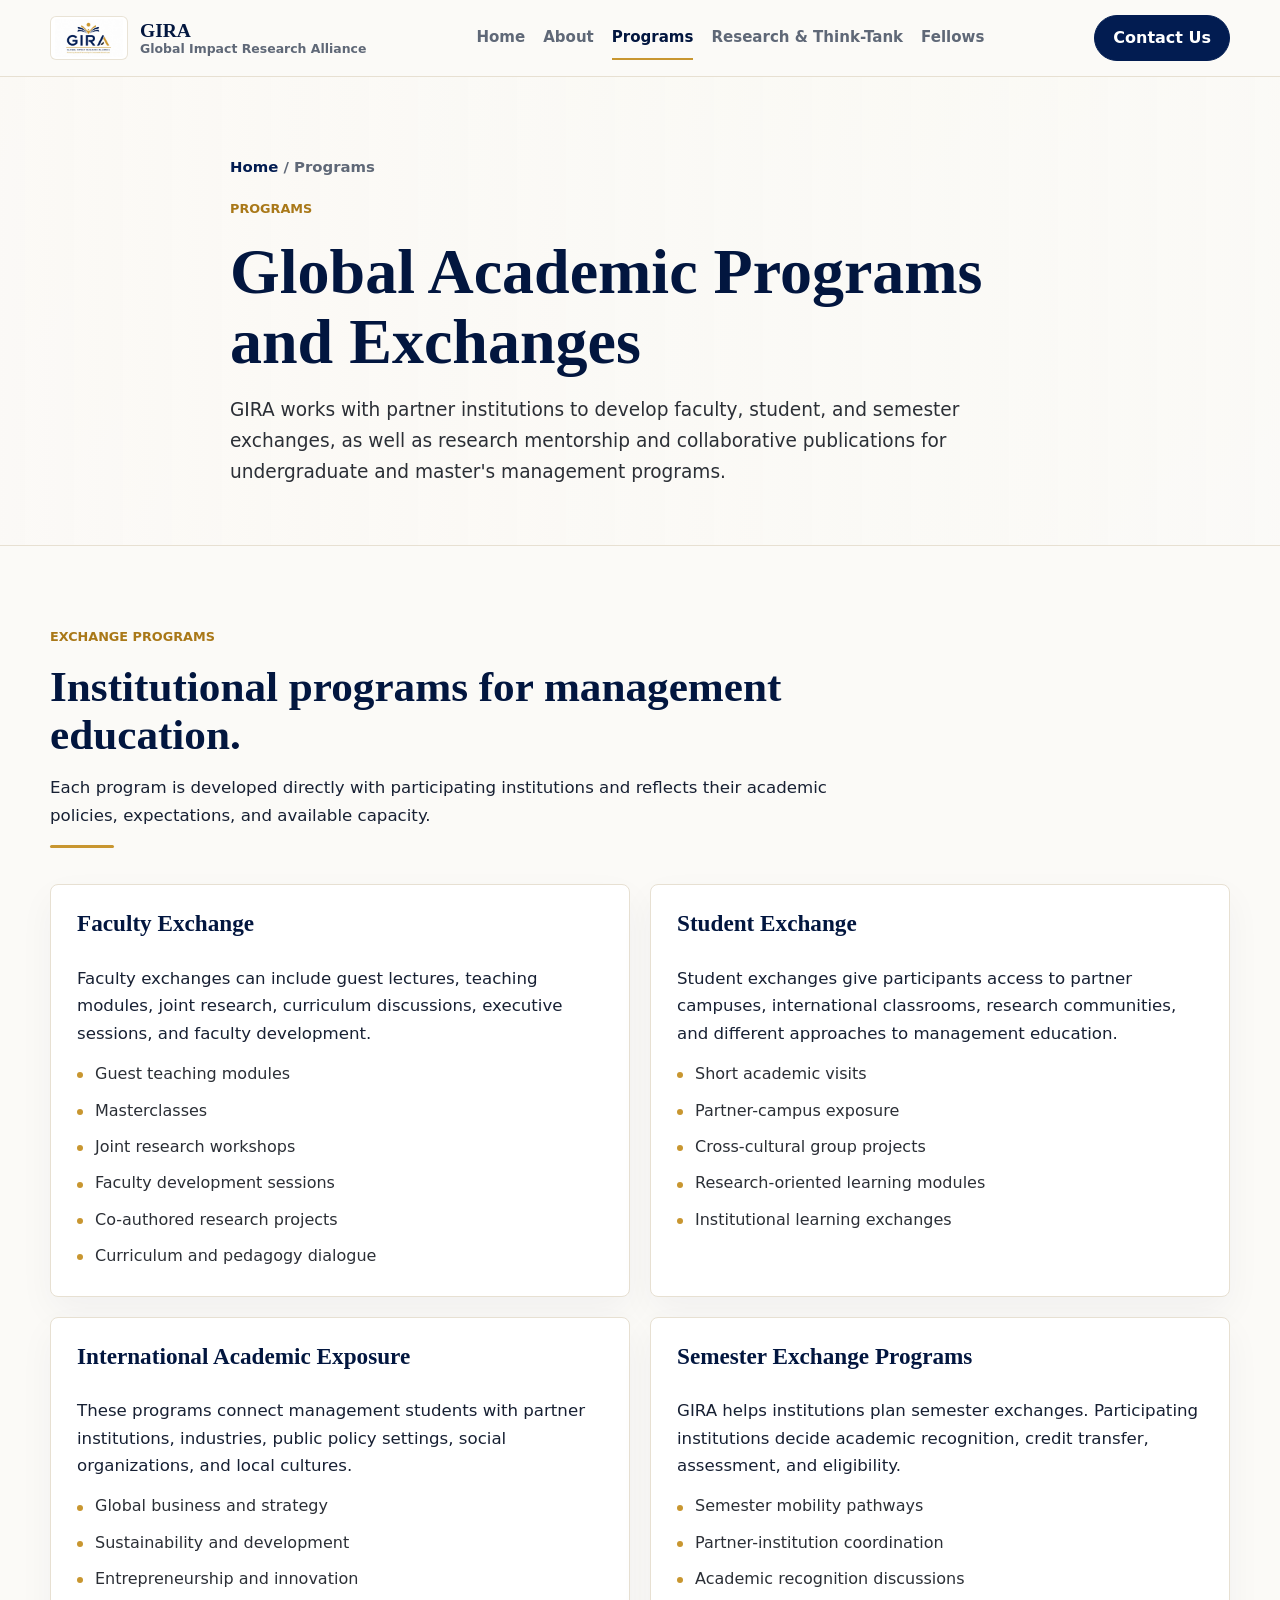
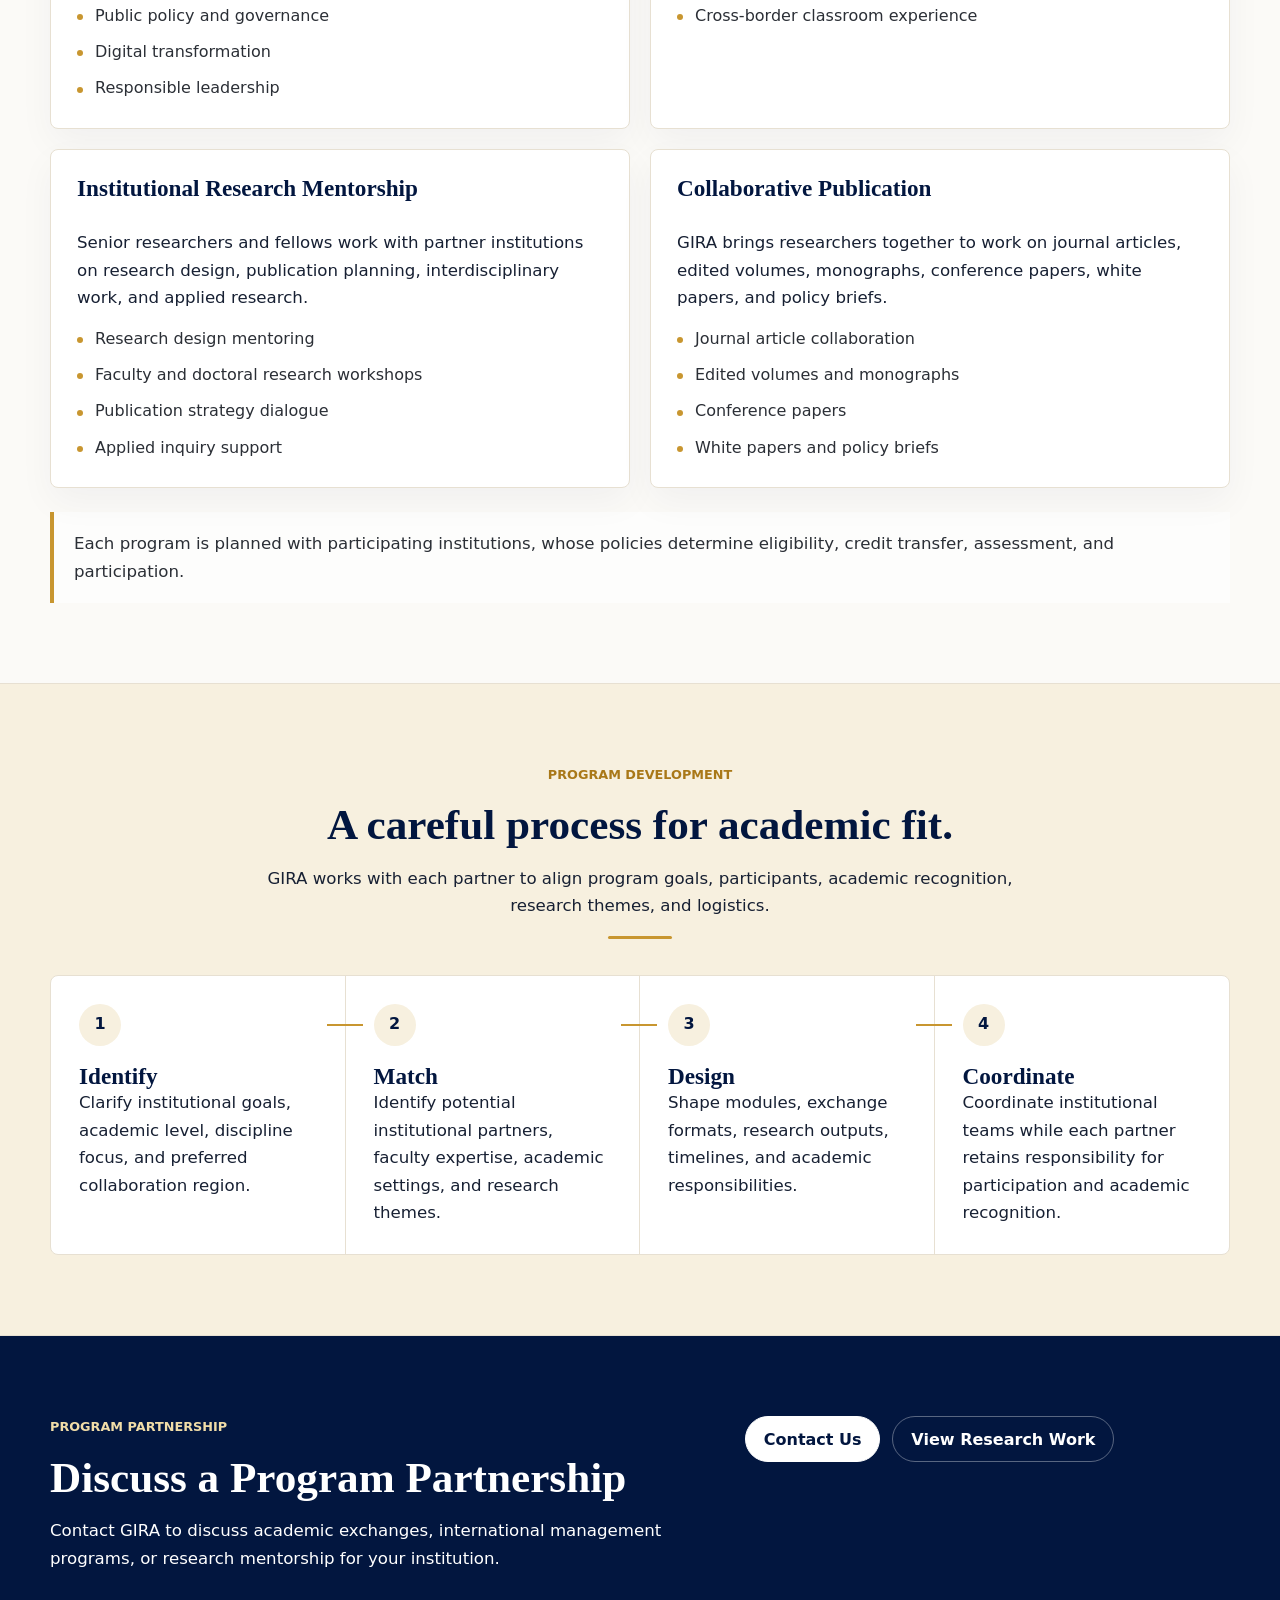
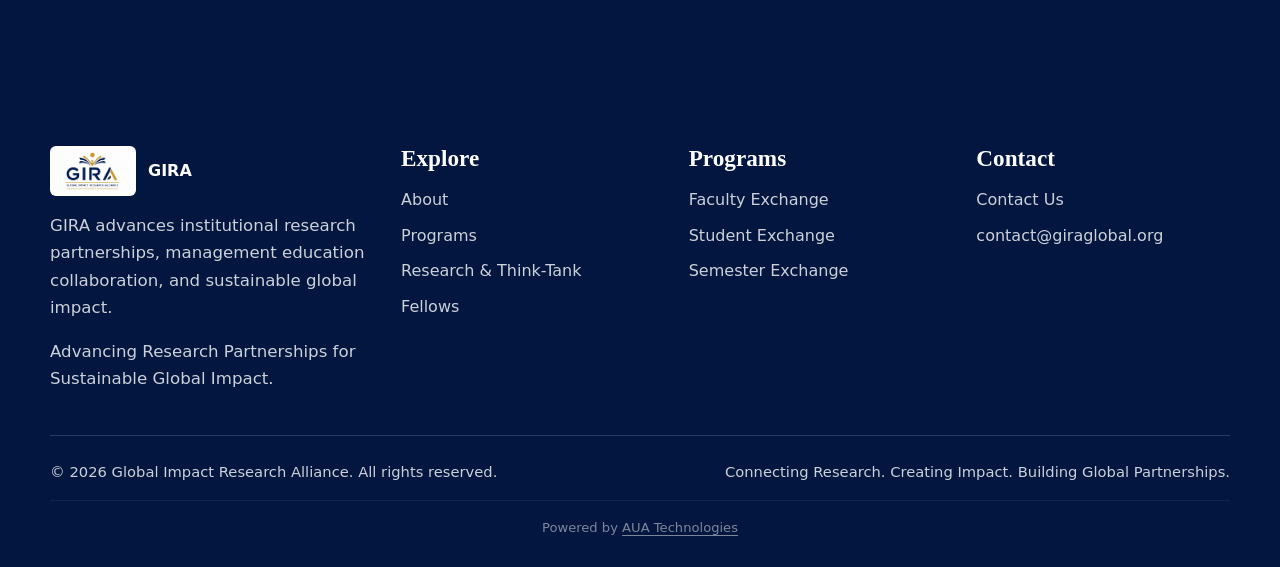
<file: programs.html>
<!doctype html>
<html lang="en">
  <head>
    <meta charset="utf-8">
    <meta name="viewport" content="width=device-width, initial-scale=1">
    <title>Academic Exchange and Semester Mobility Programs | GIRA</title>
    <meta name="description" content="GIRA works with partner institutions on faculty exchange, student exchange, semester exchange, research mentorship, and collaborative publication for management education.">
    <link rel="icon" href="assets/favicon.svg" type="image/svg+xml">
    <link rel="stylesheet" href="assets/styles.css">
  </head>
  <body>
    <a class="skip-link" href="#main">Skip to content</a>
    <header class="site-header">
      <div class="container header-inner">
        <a class="logo-lockup" href="index.html" aria-label="GIRA home">
          <img src="assets/gira-logo.jpeg" alt="GIRA logo">
          <span class="logo-copy">
            <strong>GIRA</strong>
            <span>Global Impact Research Alliance</span>
          </span>
        </a>
        <nav class="primary-nav" id="primary-navigation" aria-label="Primary navigation">
          <a class="nav-link" href="index.html">Home</a>
          <a class="nav-link" href="about.html">About</a>
          <a class="nav-link" href="programs.html" aria-current="page">Programs</a>
          <a class="nav-link" href="research-think-tank.html">Research &amp; Think-Tank</a>
          <a class="nav-link" href="fellows.html">Fellows</a>
          <a class="mobile-nav-cta" href="contact.html">Contact Us</a>
        </nav>
        <div class="header-actions">
          <a class="btn btn-primary" href="contact.html">Contact Us</a>
        </div>
        <button class="menu-toggle" type="button" aria-expanded="false" aria-controls="primary-navigation" aria-label="Open menu">
          <svg viewBox="0 0 24 24" aria-hidden="true" fill="none" stroke="currentColor" stroke-width="2">
            <path d="M4 7h16M4 12h16M4 17h16"></path>
          </svg>
        </button>
      </div>
    </header>

    <main id="main">
      <section class="page-hero">
        <div class="narrow">
          <div class="breadcrumb"><a href="index.html">Home</a> / Programs</div>
          <span class="eyebrow">Programs</span>
          <h1>Global Academic Programs and Exchanges</h1>
          <p class="lead">GIRA works with partner institutions to develop faculty, student, and semester exchanges, as well as research mentorship and collaborative publications for undergraduate and master's management programs.</p>
        </div>
      </section>

      <section aria-labelledby="program-blocks-title">
        <div class="container">
          <div class="section-header">
            <span class="eyebrow">Exchange Programs</span>
            <h2 id="program-blocks-title">Institutional programs for management education.</h2>
            <p>Each program is developed directly with participating institutions and reflects their academic policies, expectations, and available capacity.</p>
            <div class="section-rule"></div>
          </div>
          <div class="grid grid-2">
            <article class="card program-card" id="faculty-exchange">
              <h3>Faculty Exchange</h3>
              <p>Faculty exchanges can include guest lectures, teaching modules, joint research, curriculum discussions, executive sessions, and faculty development.</p>
              <ul>
                <li>Guest teaching modules</li>
                <li>Masterclasses</li>
                <li>Joint research workshops</li>
                <li>Faculty development sessions</li>
                <li>Co-authored research projects</li>
                <li>Curriculum and pedagogy dialogue</li>
              </ul>
            </article>
            <article class="card program-card" id="student-exchange">
              <h3>Student Exchange</h3>
              <p>Student exchanges give participants access to partner campuses, international classrooms, research communities, and different approaches to management education.</p>
              <ul>
                <li>Short academic visits</li>
                <li>Partner-campus exposure</li>
                <li>Cross-cultural group projects</li>
                <li>Research-oriented learning modules</li>
                <li>Institutional learning exchanges</li>
              </ul>
            </article>
            <article class="card program-card">
              <h3>International Academic Exposure</h3>
              <p>These programs connect management students with partner institutions, industries, public policy settings, social organizations, and local cultures.</p>
              <ul>
                <li>Global business and strategy</li>
                <li>Sustainability and development</li>
                <li>Entrepreneurship and innovation</li>
                <li>Public policy and governance</li>
                <li>Digital transformation</li>
                <li>Responsible leadership</li>
              </ul>
            </article>
            <article class="card program-card" id="semester-exchange">
              <h3>Semester Exchange Programs</h3>
              <p>GIRA helps institutions plan semester exchanges. Participating institutions decide academic recognition, credit transfer, assessment, and eligibility.</p>
              <ul>
                <li>Semester mobility pathways</li>
                <li>Partner-institution coordination</li>
                <li>Academic recognition discussions</li>
                <li>Cross-border classroom experience</li>
              </ul>
            </article>
            <article class="card program-card">
              <h3>Institutional Research Mentorship</h3>
              <p>Senior researchers and fellows work with partner institutions on research design, publication planning, interdisciplinary work, and applied research.</p>
              <ul>
                <li>Research design mentoring</li>
                <li>Faculty and doctoral research workshops</li>
                <li>Publication strategy dialogue</li>
                <li>Applied inquiry support</li>
              </ul>
            </article>
            <article class="card program-card">
              <h3>Collaborative Publication</h3>
              <p>GIRA brings researchers together to work on journal articles, edited volumes, monographs, conference papers, white papers, and policy briefs.</p>
              <ul>
                <li>Journal article collaboration</li>
                <li>Edited volumes and monographs</li>
                <li>Conference papers</li>
                <li>White papers and policy briefs</li>
              </ul>
            </article>
          </div>
          <p class="note mt-24">Each program is planned with participating institutions, whose policies determine eligibility, credit transfer, assessment, and participation.</p>
        </div>
      </section>

      <section class="soft-band" aria-labelledby="program-process-title">
        <div class="container">
          <div class="section-header center">
            <span class="eyebrow">Program Development</span>
            <h2 id="program-process-title">A careful process for academic fit.</h2>
            <p>GIRA works with each partner to align program goals, participants, academic recognition, research themes, and logistics.</p>
            <div class="section-rule"></div>
          </div>
          <div class="stepper">
            <article class="step">
              <span class="step-number">1</span>
              <h3>Identify</h3>
              <p>Clarify institutional goals, academic level, discipline focus, and preferred collaboration region.</p>
            </article>
            <article class="step">
              <span class="step-number">2</span>
              <h3>Match</h3>
              <p>Identify potential institutional partners, faculty expertise, academic settings, and research themes.</p>
            </article>
            <article class="step">
              <span class="step-number">3</span>
              <h3>Design</h3>
              <p>Shape modules, exchange formats, research outputs, timelines, and academic responsibilities.</p>
            </article>
            <article class="step">
              <span class="step-number">4</span>
              <h3>Coordinate</h3>
              <p>Coordinate institutional teams while each partner retains responsibility for participation and academic recognition.</p>
            </article>
          </div>
        </div>
      </section>

      <section class="cta-section" aria-labelledby="programs-cta-title">
        <div class="container split">
          <div class="section-header">
            <span class="eyebrow">Program Partnership</span>
            <h2 id="programs-cta-title">Discuss a Program Partnership</h2>
            <p>Contact GIRA to discuss academic exchanges, international management programs, or research mentorship for your institution.</p>
          </div>
          <div class="cta-actions">
            <a class="btn btn-primary" href="contact.html">Contact Us</a>
            <a class="btn btn-secondary" href="research-think-tank.html">View Research Work</a>
          </div>
        </div>
      </section>
    </main>

    <footer class="site-footer">
      <div class="container">
        <div class="footer-grid">
          <div class="footer-brand">
            <a class="footer-logo" href="index.html" aria-label="GIRA home">
              <img src="assets/gira-logo.jpeg" alt="GIRA logo">
              <strong>GIRA</strong>
            </a>
            <p>GIRA advances institutional research partnerships, management education collaboration, and sustainable global impact.</p>
            <p>Advancing Research Partnerships for Sustainable Global Impact.</p>
          </div>
          <div>
            <h3>Explore</h3>
            <div class="footer-links">
              <a href="about.html">About</a>
              <a href="programs.html">Programs</a>
              <a href="research-think-tank.html">Research &amp; Think-Tank</a>
              <a href="fellows.html">Fellows</a>
            </div>
          </div>
          <div>
            <h3>Programs</h3>
            <div class="footer-links">
              <a href="#faculty-exchange">Faculty Exchange</a>
              <a href="#student-exchange">Student Exchange</a>
              <a href="#semester-exchange">Semester Exchange</a>
            </div>
          </div>
          <div>
            <h3>Contact</h3>
            <div class="footer-links">
              <a href="contact.html">Contact Us</a>
              <a href="mailto:contact@giraglobal.org">contact@giraglobal.org</a>
            </div>
          </div>
        </div>
        <div class="footer-bottom">
          <span>&copy; <span data-year></span> Global Impact Research Alliance. All rights reserved.</span>
          <span>Connecting Research. Creating Impact. Building Global Partnerships.</span>
        </div>
        <div style="text-align:center; padding-top:1rem; border-top:1px solid rgba(255,255,255,0.1); margin-top:1rem; font-size:0.82rem; opacity:0.6;">
          Powered by <a href="https://auatechnologies.co.in" target="_blank" rel="noopener" style="color:inherit; text-decoration:underline; text-underline-offset:3px;">AUA Technologies</a>
        </div>
      </div>
    </footer>
    <script src="js/site.js"></script>
  </body>
</html>
</file>
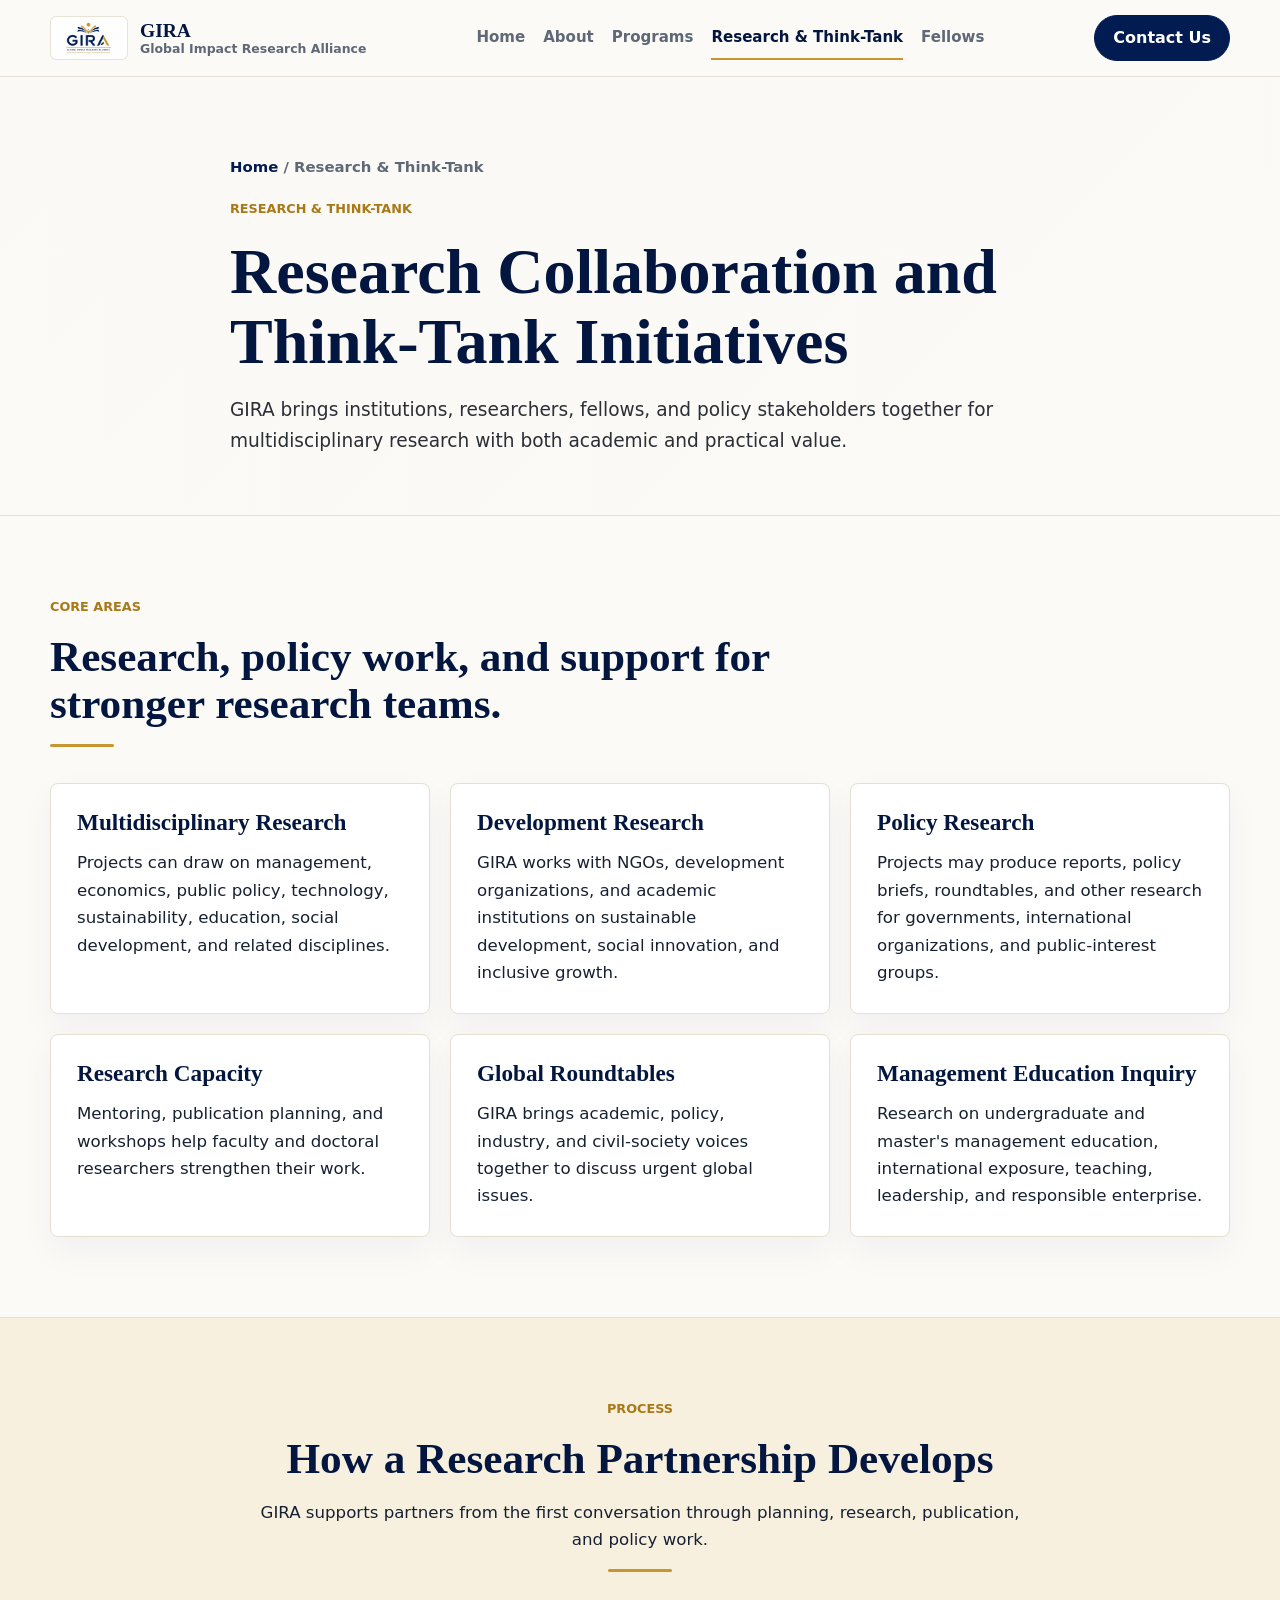
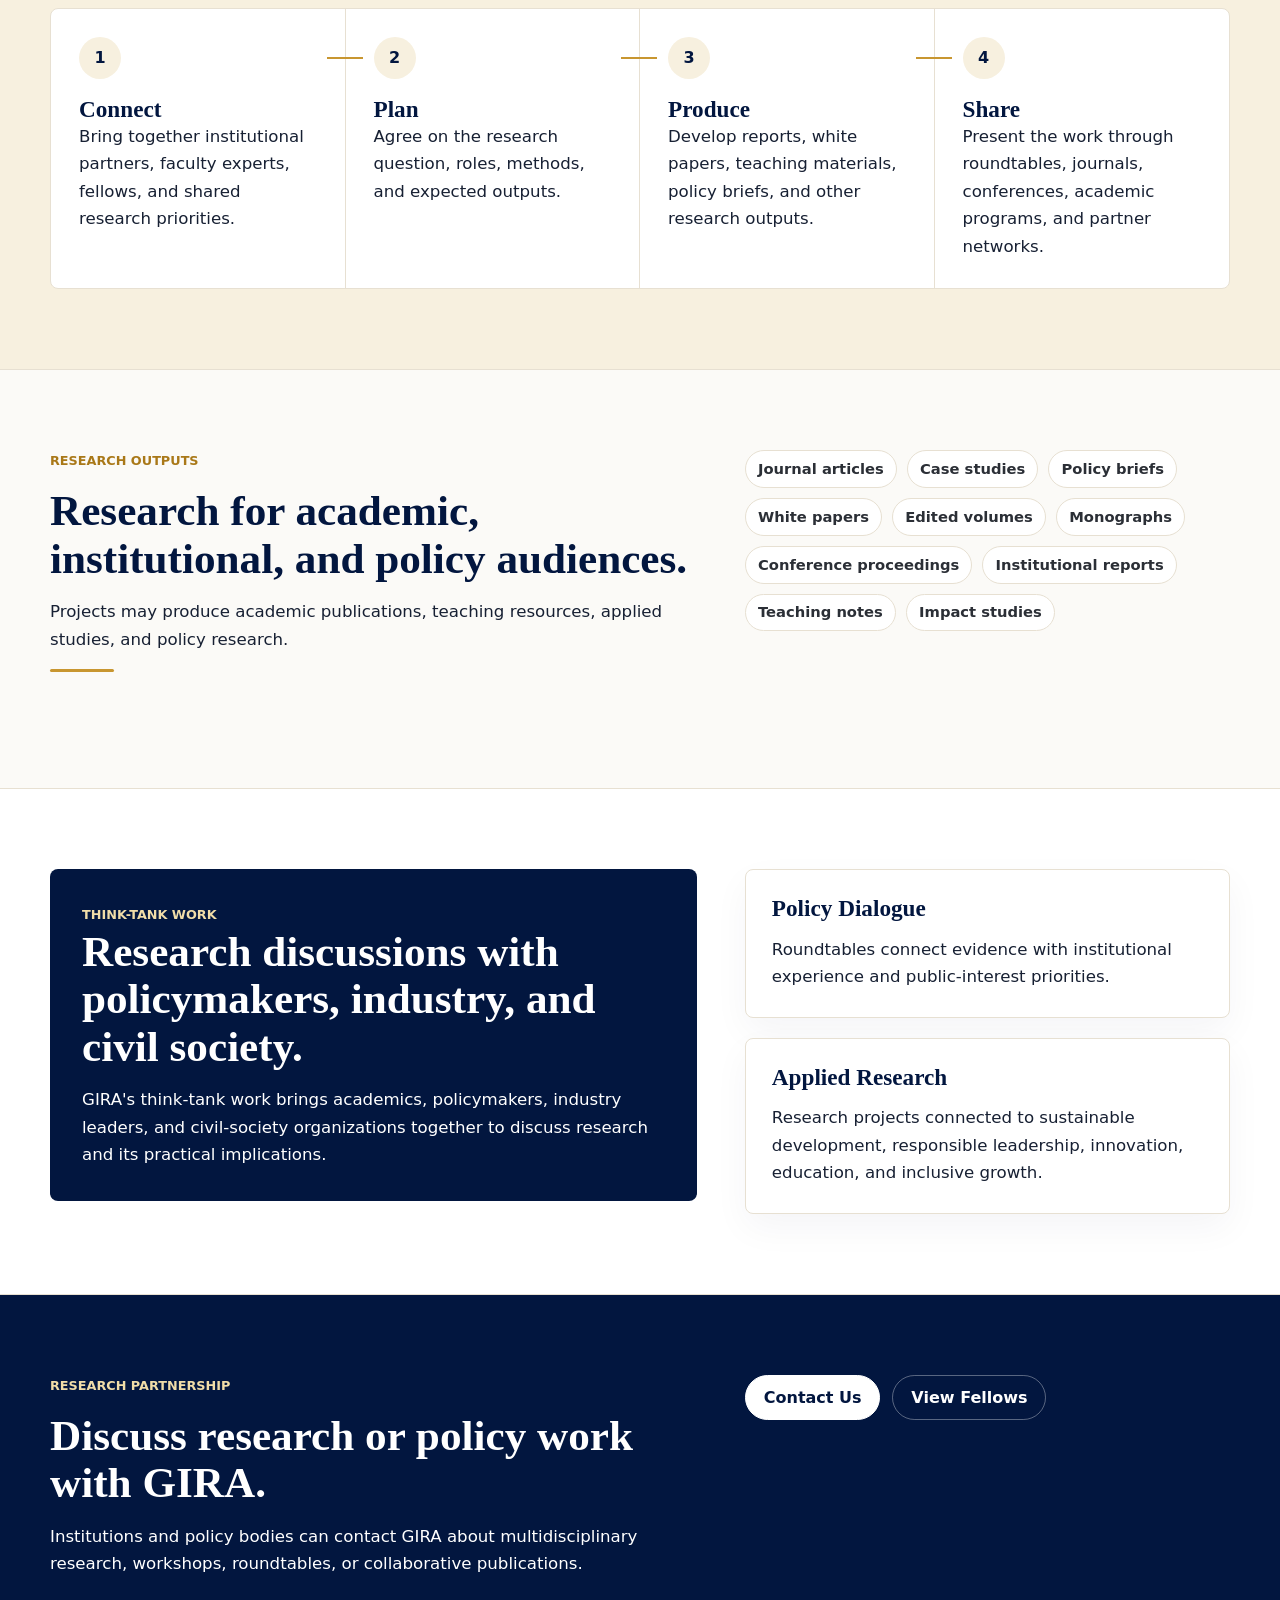
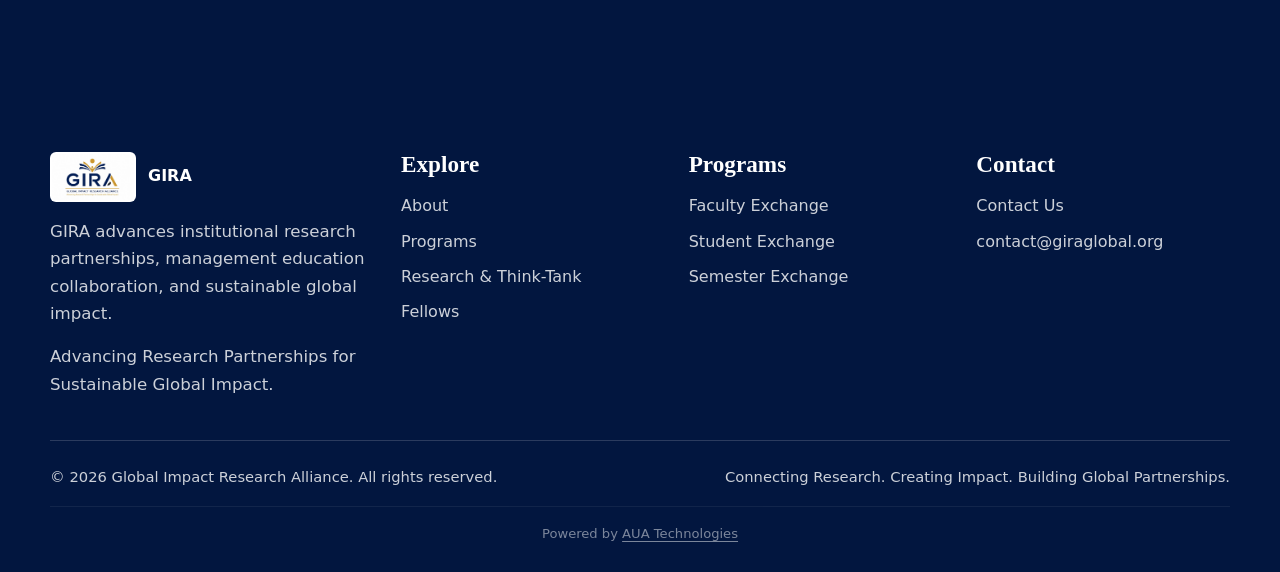
<file: research-think-tank.html>
<!doctype html>
<html lang="en">
  <head>
    <meta charset="utf-8">
    <meta name="viewport" content="width=device-width, initial-scale=1">
    <title>Research Collaboration and Think-Tank Initiatives | GIRA</title>
    <meta name="description" content="GIRA brings institutions, researchers, fellows, and policy stakeholders together for multidisciplinary research, publications, roundtables, and research development.">
    <link rel="icon" href="assets/favicon.svg" type="image/svg+xml">
    <link rel="stylesheet" href="assets/styles.css">
  </head>
  <body>
    <a class="skip-link" href="#main">Skip to content</a>
    <header class="site-header">
      <div class="container header-inner">
        <a class="logo-lockup" href="index.html" aria-label="GIRA home">
          <img src="assets/gira-logo.jpeg" alt="GIRA logo">
          <span class="logo-copy">
            <strong>GIRA</strong>
            <span>Global Impact Research Alliance</span>
          </span>
        </a>
        <nav class="primary-nav" id="primary-navigation" aria-label="Primary navigation">
          <a class="nav-link" href="index.html">Home</a>
          <a class="nav-link" href="about.html">About</a>
          <a class="nav-link" href="programs.html">Programs</a>
          <a class="nav-link" href="research-think-tank.html" aria-current="page">Research &amp; Think-Tank</a>
          <a class="nav-link" href="fellows.html">Fellows</a>
          <a class="mobile-nav-cta" href="contact.html">Contact Us</a>
        </nav>
        <div class="header-actions">
          <a class="btn btn-primary" href="contact.html">Contact Us</a>
        </div>
        <button class="menu-toggle" type="button" aria-expanded="false" aria-controls="primary-navigation" aria-label="Open menu">
          <svg viewBox="0 0 24 24" aria-hidden="true" fill="none" stroke="currentColor" stroke-width="2">
            <path d="M4 7h16M4 12h16M4 17h16"></path>
          </svg>
        </button>
      </div>
    </header>

    <main id="main">
      <section class="page-hero">
        <div class="narrow">
          <div class="breadcrumb"><a href="index.html">Home</a> / Research &amp; Think-Tank</div>
          <span class="eyebrow">Research &amp; Think-Tank</span>
          <h1>Research Collaboration and Think-Tank Initiatives</h1>
          <p class="lead">GIRA brings institutions, researchers, fellows, and policy stakeholders together for multidisciplinary research with both academic and practical value.</p>
        </div>
      </section>

      <section aria-labelledby="core-areas-title">
        <div class="container">
          <div class="section-header">
            <span class="eyebrow">Core Areas</span>
            <h2 id="core-areas-title">Research, policy work, and support for stronger research teams.</h2>
            <div class="section-rule"></div>
          </div>
          <div class="grid grid-3">
            <article class="card">
              <h3>Multidisciplinary Research</h3>
              <p>Projects can draw on management, economics, public policy, technology, sustainability, education, social development, and related disciplines.</p>
            </article>
            <article class="card">
              <h3>Development Research</h3>
              <p>GIRA works with NGOs, development organizations, and academic institutions on sustainable development, social innovation, and inclusive growth.</p>
            </article>
            <article class="card">
              <h3>Policy Research</h3>
              <p>Projects may produce reports, policy briefs, roundtables, and other research for governments, international organizations, and public-interest groups.</p>
            </article>
            <article class="card">
              <h3>Research Capacity</h3>
              <p>Mentoring, publication planning, and workshops help faculty and doctoral researchers strengthen their work.</p>
            </article>
            <article class="card">
              <h3>Global Roundtables</h3>
              <p>GIRA brings academic, policy, industry, and civil-society voices together to discuss urgent global issues.</p>
            </article>
            <article class="card">
              <h3>Management Education Inquiry</h3>
              <p>Research on undergraduate and master's management education, international exposure, teaching, leadership, and responsible enterprise.</p>
            </article>
          </div>
        </div>
      </section>

      <section class="soft-band" aria-labelledby="pathway-title">
        <div class="container">
          <div class="section-header center">
            <span class="eyebrow">Process</span>
            <h2 id="pathway-title">How a Research Partnership Develops</h2>
            <p>GIRA supports partners from the first conversation through planning, research, publication, and policy work.</p>
            <div class="section-rule"></div>
          </div>
          <div class="stepper">
            <article class="step">
              <span class="step-number">1</span>
              <h3>Connect</h3>
              <p>Bring together institutional partners, faculty experts, fellows, and shared research priorities.</p>
            </article>
            <article class="step">
              <span class="step-number">2</span>
              <h3>Plan</h3>
              <p>Agree on the research question, roles, methods, and expected outputs.</p>
            </article>
            <article class="step">
              <span class="step-number">3</span>
              <h3>Produce</h3>
              <p>Develop reports, white papers, teaching materials, policy briefs, and other research outputs.</p>
            </article>
            <article class="step">
              <span class="step-number">4</span>
              <h3>Share</h3>
              <p>Present the work through roundtables, journals, conferences, academic programs, and partner networks.</p>
            </article>
          </div>
        </div>
      </section>

      <section aria-labelledby="outputs-title">
        <div class="container split">
          <div class="section-header">
            <span class="eyebrow">Research Outputs</span>
            <h2 id="outputs-title">Research for academic, institutional, and policy audiences.</h2>
            <p>Projects may produce academic publications, teaching resources, applied studies, and policy research.</p>
            <div class="section-rule"></div>
          </div>
          <div class="output-grid" aria-label="Research output types">
            <span class="pill">Journal articles</span>
            <span class="pill">Case studies</span>
            <span class="pill">Policy briefs</span>
            <span class="pill">White papers</span>
            <span class="pill">Edited volumes</span>
            <span class="pill">Monographs</span>
            <span class="pill">Conference proceedings</span>
            <span class="pill">Institutional reports</span>
            <span class="pill">Teaching notes</span>
            <span class="pill">Impact studies</span>
          </div>
        </div>
      </section>

      <section class="surface-band" aria-labelledby="think-tank-title">
        <div class="container split">
          <div class="statement-panel">
            <span class="eyebrow">Think-Tank Work</span>
            <h2 id="think-tank-title">Research discussions with policymakers, industry, and civil society.</h2>
            <p class="mt-16">GIRA's think-tank work brings academics, policymakers, industry leaders, and civil-society organizations together to discuss research and its practical implications.</p>
          </div>
          <div class="grid">
            <article class="card">
              <h3>Policy Dialogue</h3>
              <p>Roundtables connect evidence with institutional experience and public-interest priorities.</p>
            </article>
            <article class="card">
              <h3>Applied Research</h3>
              <p>Research projects connected to sustainable development, responsible leadership, innovation, education, and inclusive growth.</p>
            </article>
          </div>
        </div>
      </section>

      <section class="cta-section" aria-labelledby="research-cta-title">
        <div class="container split">
          <div class="section-header">
            <span class="eyebrow">Research Partnership</span>
            <h2 id="research-cta-title">Discuss research or policy work with GIRA.</h2>
            <p>Institutions and policy bodies can contact GIRA about multidisciplinary research, workshops, roundtables, or collaborative publications.</p>
          </div>
          <div class="cta-actions">
            <a class="btn btn-primary" href="contact.html">Contact Us</a>
            <a class="btn btn-secondary" href="fellows.html">View Fellows</a>
          </div>
        </div>
      </section>
    </main>

    <footer class="site-footer">
      <div class="container">
        <div class="footer-grid">
          <div class="footer-brand">
            <a class="footer-logo" href="index.html" aria-label="GIRA home">
              <img src="assets/gira-logo.jpeg" alt="GIRA logo">
              <strong>GIRA</strong>
            </a>
            <p>GIRA advances institutional research partnerships, management education collaboration, and sustainable global impact.</p>
            <p>Advancing Research Partnerships for Sustainable Global Impact.</p>
          </div>
          <div>
            <h3>Explore</h3>
            <div class="footer-links">
              <a href="about.html">About</a>
              <a href="programs.html">Programs</a>
              <a href="research-think-tank.html">Research &amp; Think-Tank</a>
              <a href="fellows.html">Fellows</a>
            </div>
          </div>
          <div>
            <h3>Programs</h3>
            <div class="footer-links">
              <a href="programs.html#faculty-exchange">Faculty Exchange</a>
              <a href="programs.html#student-exchange">Student Exchange</a>
              <a href="programs.html#semester-exchange">Semester Exchange</a>
            </div>
          </div>
          <div>
            <h3>Contact</h3>
            <div class="footer-links">
              <a href="contact.html">Contact Us</a>
              <a href="mailto:contact@giraglobal.org">contact@giraglobal.org</a>
            </div>
          </div>
        </div>
        <div class="footer-bottom">
          <span>&copy; <span data-year></span> Global Impact Research Alliance. All rights reserved.</span>
          <span>Connecting Research. Creating Impact. Building Global Partnerships.</span>
        </div>
        <div style="text-align:center; padding-top:1rem; border-top:1px solid rgba(255,255,255,0.1); margin-top:1rem; font-size:0.82rem; opacity:0.6;">
          Powered by <a href="https://auatechnologies.co.in" target="_blank" rel="noopener" style="color:inherit; text-decoration:underline; text-underline-offset:3px;">AUA Technologies</a>
        </div>
      </div>
    </footer>
    <script src="js/site.js"></script>
  </body>
</html>
</file>
<file: assets/styles.css>
:root {
  --gira-navy-950: #02163f;
  --gira-navy-900: #021c51;
  --gira-navy-800: #062b68;
  --gira-navy-700: #0a367a;
  --gira-gold-700: #a97818;
  --gira-gold-600: #c89630;
  --gira-gold-500: #d3a437;
  --gira-gold-200: #f1dda8;
  --gira-charcoal: #2b2f36;
  --gira-ink: #172033;
  --gira-muted: #5f6877;
  --gira-line: #e7e0d2;
  --gira-paper: #fbfaf7;
  --gira-surface: #ffffff;
  --gira-soft-gold: #f7f0df;
  --shadow-soft: 0 18px 48px rgba(2, 28, 81, 0.06);
}

* {
  box-sizing: border-box;
}

html {
  scroll-behavior: smooth;
}

body {
  margin: 0;
  font-family: Inter, "Source Sans 3", system-ui, -apple-system, BlinkMacSystemFont, "Segoe UI", sans-serif;
  color: var(--gira-ink);
  background: var(--gira-paper);
  line-height: 1.65;
}

body.menu-open {
  overflow: hidden;
}

img,
svg {
  display: block;
  max-width: 100%;
}

a {
  color: inherit;
  text-decoration: none;
}

button,
input,
select,
textarea {
  font: inherit;
}

:focus-visible {
  outline: 3px solid rgba(200, 150, 48, 0.65);
  outline-offset: 3px;
}

.skip-link {
  position: absolute;
  top: 8px;
  left: 8px;
  z-index: 100;
  transform: translateY(-140%);
  background: var(--gira-navy-950);
  color: #fff;
  padding: 10px 14px;
  border-radius: 6px;
  font-weight: 700;
}

.skip-link:focus {
  transform: translateY(0);
}

.visually-hidden {
  position: absolute;
  width: 1px;
  height: 1px;
  padding: 0;
  margin: -1px;
  overflow: hidden;
  clip: rect(0, 0, 0, 0);
  white-space: nowrap;
  border: 0;
}

.container {
  width: min(100% - 32px, 1180px);
  margin-inline: auto;
}

.narrow {
  width: min(100% - 32px, 820px);
  margin-inline: auto;
}

.site-header {
  position: sticky;
  top: 0;
  z-index: 80;
  background: rgba(251, 250, 247, 0.96);
  border-bottom: 1px solid var(--gira-line);
  backdrop-filter: blur(14px);
  transition: box-shadow 180ms ease, background-color 180ms ease;
}

.site-header.is-scrolled {
  box-shadow: 0 10px 30px rgba(2, 28, 81, 0.08);
}

.header-inner {
  height: 76px;
  display: flex;
  align-items: center;
  justify-content: space-between;
  gap: 24px;
}

.logo-lockup {
  display: inline-flex;
  align-items: center;
  gap: 12px;
  min-width: 220px;
}

.logo-lockup img {
  width: 78px;
  height: 44px;
  object-fit: contain;
  background: #fff;
  border: 1px solid rgba(231, 224, 210, 0.9);
  border-radius: 6px;
  padding: 2px;
}

.logo-copy {
  display: grid;
  gap: 0;
  line-height: 1.15;
}

.logo-copy strong {
  font-family: Georgia, "Times New Roman", serif;
  color: var(--gira-navy-950);
  font-size: 1.22rem;
}

.logo-copy span {
  color: var(--gira-muted);
  font-size: 0.78rem;
  font-weight: 650;
}

.primary-nav {
  display: flex;
  align-items: center;
  justify-content: center;
  gap: 18px;
  color: var(--gira-muted);
  font-size: 0.94rem;
  font-weight: 700;
}

.nav-link {
  min-height: 44px;
  display: inline-flex;
  align-items: center;
  border-bottom: 2px solid transparent;
}

.nav-link:hover,
.nav-link[aria-current="page"] {
  color: var(--gira-navy-950);
  border-bottom-color: var(--gira-gold-600);
}

.header-actions {
  display: flex;
  align-items: center;
  gap: 10px;
}

.mobile-nav-cta {
  display: none;
}

.menu-toggle {
  width: 44px;
  height: 44px;
  display: none;
  align-items: center;
  justify-content: center;
  border: 1px solid var(--gira-line);
  border-radius: 8px;
  background: var(--gira-surface);
  color: var(--gira-navy-950);
  cursor: pointer;
}

.menu-toggle svg {
  width: 22px;
  height: 22px;
}

.btn {
  min-height: 44px;
  display: inline-flex;
  align-items: center;
  justify-content: center;
  gap: 8px;
  border-radius: 999px;
  padding: 0.76rem 1.12rem;
  font-weight: 750;
  line-height: 1.2;
  transition: background-color 160ms ease, border-color 160ms ease, color 160ms ease, transform 160ms ease;
}

.btn svg {
  width: 18px;
  height: 18px;
}

.btn-primary {
  background: var(--gira-navy-900);
  color: #fff;
  border: 1px solid var(--gira-navy-900);
}

.btn-primary:hover {
  background: var(--gira-navy-800);
  border-color: var(--gira-navy-800);
}

.btn-secondary {
  background: transparent;
  color: var(--gira-navy-900);
  border: 1px solid var(--gira-line);
}

.btn-secondary:hover {
  border-color: var(--gira-gold-600);
  background: rgba(200, 150, 48, 0.08);
}

.text-link {
  display: inline-flex;
  align-items: center;
  gap: 8px;
  color: var(--gira-navy-900);
  font-weight: 800;
  border-bottom: 1px solid rgba(200, 150, 48, 0.55);
}

.text-link:hover {
  color: var(--gira-navy-700);
}

.inline-link {
  color: var(--gira-navy-900);
  font-weight: 800;
  border-bottom: 1px solid rgba(200, 150, 48, 0.55);
}

.inline-link:hover {
  color: var(--gira-navy-700);
}

main {
  overflow: hidden;
}

section {
  padding-block: 80px;
}

h1,
h2,
h3,
h4 {
  font-family: Georgia, "Times New Roman", serif;
  color: var(--gira-navy-950);
  line-height: 1.1;
  letter-spacing: 0;
  margin: 0;
}

h1 {
  font-size: 4rem;
}

.hero-title {
  font-size: 2.8rem;
}

h2 {
  font-size: 2.7rem;
}

h3 {
  font-size: 1.45rem;
}

h4 {
  font-size: 1.08rem;
}

p {
  margin: 0;
  font-size: 1.04rem;
}

.lead {
  font-size: 1.16rem;
  color: var(--gira-charcoal);
}

.muted {
  color: var(--gira-muted);
}

.mt-14 {
  margin-top: 14px;
}

.mt-16 {
  margin-top: 16px;
}

.mt-18 {
  margin-top: 18px;
}

.mt-22 {
  margin-top: 22px;
}

.mt-24 {
  margin-top: 24px;
}

.eyebrow {
  color: var(--gira-gold-700);
  font-size: 0.8rem;
  font-weight: 850;
  text-transform: uppercase;
}

.section-header {
  display: grid;
  gap: 16px;
  max-width: 780px;
  margin-bottom: 36px;
}

.section-header.center {
  text-align: center;
  margin-inline: auto;
}

.section-rule {
  width: 64px;
  height: 3px;
  background: var(--gira-gold-600);
  border-radius: 999px;
}

.section-header.center .section-rule {
  margin-inline: auto;
}

.hero {
  position: relative;
  padding-block: 82px 44px;
  border-bottom: 1px solid var(--gira-line);
  background:
    linear-gradient(90deg, rgba(251, 250, 247, 0.96), rgba(251, 250, 247, 0.82)),
    linear-gradient(135deg, rgba(241, 221, 168, 0.4), rgba(255, 255, 255, 0));
}

.hero::before {
  content: "";
  position: absolute;
  inset: 0;
  background-image:
    linear-gradient(rgba(6, 43, 104, 0.06) 1px, transparent 1px),
    linear-gradient(90deg, rgba(6, 43, 104, 0.06) 1px, transparent 1px);
  background-size: 52px 52px;
  mask-image: linear-gradient(90deg, transparent 0%, #000 42%, #000 100%);
  -webkit-mask-image: linear-gradient(90deg, transparent 0%, #000 42%, #000 100%);
  pointer-events: none;
}

.hero-layout {
  position: relative;
  display: grid;
  grid-template-columns: minmax(0, 1fr) 430px;
  gap: 56px;
  align-items: center;
}

.hero-copy {
  display: grid;
  gap: 24px;
  max-width: 760px;
}

.hero-brand {
  display: grid;
  gap: 10px;
}

.hero-brand-kicker {
  color: var(--gira-gold-700);
  font-size: 0.86rem;
  font-weight: 850;
  text-transform: uppercase;
}

.hero-brand-name {
  display: flex;
  flex-wrap: wrap;
  align-items: baseline;
  gap: 12px 18px;
}

.hero-brand-name strong {
  color: var(--gira-navy-950);
  font-family: Georgia, "Times New Roman", serif;
  font-size: 5.35rem;
  line-height: 0.9;
}

.hero-brand-name span {
  max-width: 520px;
  color: var(--gira-navy-900);
  font-family: Georgia, "Times New Roman", serif;
  font-size: 2.1rem;
  line-height: 1.06;
}

.hero-actions,
.cta-actions {
  display: flex;
  flex-wrap: wrap;
  gap: 12px;
}

.hero-visual {
  min-height: 410px;
  display: grid;
  align-content: center;
  gap: 22px;
  position: relative;
}

.hero-logo-panel {
  display: grid;
  place-items: center;
  min-height: 250px;
  padding: 34px;
  background: rgba(255, 255, 255, 0.8);
  border: 1px solid var(--gira-line);
  border-radius: 8px;
  box-shadow: var(--shadow-soft);
}

.hero-logo-panel img {
  width: min(100%, 360px);
  height: auto;
  object-fit: contain;
}

.hero-focus {
  padding: 18px 22px;
  border-left: 3px solid var(--gira-gold-600);
  background: rgba(251, 250, 247, 0.9);
}

.hero-focus strong {
  display: block;
  color: var(--gira-navy-950);
  margin-bottom: 10px;
}

.hero-focus ul {
  list-style: none;
  margin: 0;
  padding: 0;
  display: grid;
  gap: 6px;
  color: var(--gira-charcoal);
  font-weight: 650;
}

.glance {
  padding-block: 0 72px;
}

.glance-grid {
  margin-top: -22px;
  position: relative;
  z-index: 4;
  display: grid;
  grid-template-columns: repeat(5, 1fr);
  background: var(--gira-surface);
  border: 1px solid var(--gira-line);
  border-radius: 8px;
  box-shadow: var(--shadow-soft);
  overflow: hidden;
}

.glance-item {
  padding: 22px;
  border-right: 1px solid var(--gira-line);
  border-top: 4px solid var(--gira-gold-600);
}

.glance-item:last-child {
  border-right: 0;
}

.glance-item strong {
  display: block;
  color: var(--gira-navy-950);
  font-size: 0.96rem;
  line-height: 1.25;
  margin-bottom: 8px;
}

.glance-item span {
  display: block;
  color: var(--gira-muted);
  font-size: 0.92rem;
  line-height: 1.45;
}

.surface-band {
  background: var(--gira-surface);
  border-block: 1px solid var(--gira-line);
}

.soft-band {
  background: var(--gira-soft-gold);
  border-block: 1px solid var(--gira-line);
}

.grid {
  display: grid;
  gap: 20px;
}

.grid-2 {
  grid-template-columns: repeat(2, minmax(0, 1fr));
}

.grid-3 {
  grid-template-columns: repeat(3, minmax(0, 1fr));
}

.grid-4 {
  grid-template-columns: repeat(4, minmax(0, 1fr));
}

.card {
  background: var(--gira-surface);
  border: 1px solid var(--gira-line);
  border-radius: 8px;
  padding: 26px;
  box-shadow: 0 14px 36px rgba(2, 28, 81, 0.045);
  transition: transform 160ms ease, box-shadow 160ms ease;
}

.card:hover {
  transform: translateY(-2px);
  box-shadow: 0 18px 44px rgba(2, 28, 81, 0.075);
}

.card > * + * {
  margin-top: 14px;
}

.icon-line {
  width: 42px;
  height: 42px;
  color: var(--gira-navy-900);
}

.icon-line .accent {
  color: var(--gira-gold-600);
}

.program-card {
  display: grid;
  gap: 14px;
  align-content: start;
}

.program-card ul,
.clean-list {
  margin: 0;
  padding: 0;
  list-style: none;
  display: grid;
  gap: 10px;
}

.program-card li,
.clean-list li {
  position: relative;
  padding-left: 18px;
  color: var(--gira-charcoal);
}

.program-card li::before,
.clean-list li::before {
  content: "";
  position: absolute;
  left: 0;
  top: 0.7em;
  width: 6px;
  height: 6px;
  border-radius: 50%;
  background: var(--gira-gold-600);
}

.split {
  display: grid;
  grid-template-columns: minmax(0, 1fr) minmax(320px, 0.75fr);
  gap: 48px;
  align-items: start;
}

.statement-panel {
  background: var(--gira-navy-950);
  color: #fff;
  border-radius: 8px;
  padding: 32px;
}

.statement-panel h3,
.statement-panel h2,
.statement-panel p {
  color: #fff;
}

.statement-panel .eyebrow {
  color: var(--gira-gold-200);
}

.note {
  border-left: 4px solid var(--gira-gold-600);
  background: rgba(255, 255, 255, 0.66);
  padding: 18px 20px;
  color: var(--gira-charcoal);
}

.contact-email {
  margin-top: 18px;
  color: var(--gira-navy-950);
  font-size: 1rem;
  font-weight: 800;
}

.contact-email a {
  border-bottom: 1px solid rgba(200, 150, 48, 0.55);
}

.contact-callout {
  max-width: 880px;
  margin-inline: auto;
  padding: 44px;
  text-align: center;
  background: var(--gira-surface);
  border: 1px solid var(--gira-line);
  border-radius: 8px;
  box-shadow: var(--shadow-soft);
}

.contact-callout h2 {
  margin-top: 14px;
  font-size: 3rem;
  overflow-wrap: anywhere;
}

.contact-callout h2 a {
  color: var(--gira-navy-950);
  border-bottom: 2px solid rgba(200, 150, 48, 0.7);
}

.contact-callout p {
  max-width: 680px;
  margin: 22px auto 0;
  color: var(--gira-muted);
}

.stepper {
  display: grid;
  grid-template-columns: repeat(4, minmax(0, 1fr));
  gap: 0;
  border: 1px solid var(--gira-line);
  border-radius: 8px;
  overflow: hidden;
  background: var(--gira-surface);
}

.step {
  position: relative;
  padding: 28px;
  min-height: 210px;
  border-right: 1px solid var(--gira-line);
}

.step:last-child {
  border-right: 0;
}

.step::after {
  content: "";
  position: absolute;
  top: 48px;
  right: -18px;
  width: 36px;
  height: 2px;
  background: var(--gira-gold-600);
  z-index: 2;
}

.step:last-child::after {
  display: none;
}

.step-number {
  width: 42px;
  height: 42px;
  display: inline-flex;
  align-items: center;
  justify-content: center;
  border-radius: 50%;
  background: var(--gira-soft-gold);
  color: var(--gira-navy-950);
  font-weight: 850;
  margin-bottom: 18px;
}

.cta-section {
  background: var(--gira-navy-950);
  color: #fff;
}

.cta-section h2,
.cta-section p {
  color: #fff;
}

.cta-section .eyebrow {
  color: var(--gira-gold-200);
}

.cta-section .btn-primary {
  background: #fff;
  color: var(--gira-navy-950);
  border-color: #fff;
}

.cta-section .btn-primary:hover {
  background: var(--gira-gold-200);
  border-color: var(--gira-gold-200);
}

.cta-section .btn-secondary {
  color: #fff;
  border-color: rgba(255, 255, 255, 0.34);
}

.cta-section .btn-secondary:hover {
  background: rgba(255, 255, 255, 0.08);
  border-color: var(--gira-gold-200);
}

.page-hero {
  padding-block: 78px 58px;
  background:
    linear-gradient(90deg, rgba(251, 250, 247, 0.96), rgba(251, 250, 247, 0.86)),
    linear-gradient(135deg, rgba(241, 221, 168, 0.4), rgba(255, 255, 255, 0));
  border-bottom: 1px solid var(--gira-line);
}

.page-hero .narrow {
  display: grid;
  gap: 18px;
}

.breadcrumb {
  color: var(--gira-muted);
  font-size: 0.93rem;
  font-weight: 650;
}

.breadcrumb a {
  color: var(--gira-navy-900);
}

.value-item {
  border-left: 3px solid var(--gira-gold-600);
  padding-left: 18px;
}

.output-grid {
  display: flex;
  flex-wrap: wrap;
  gap: 10px;
}

.pill {
  display: inline-flex;
  align-items: center;
  min-height: 34px;
  border: 1px solid var(--gira-line);
  border-radius: 999px;
  padding: 0.36rem 0.76rem;
  background: var(--gira-surface);
  color: var(--gira-charcoal);
  font-weight: 700;
  font-size: 0.92rem;
}

.event-card {
  display: grid;
  gap: 12px;
}

.event-meta {
  display: flex;
  flex-wrap: wrap;
  gap: 10px;
  color: var(--gira-muted);
  font-size: 0.92rem;
  font-weight: 650;
}

.category {
  color: var(--gira-gold-700);
  font-weight: 850;
  text-transform: uppercase;
  font-size: 0.78rem;
}

.fellows-grid {
  display: grid;
  gap: 24px;
}

.fellow-profile {
  display: grid;
  grid-template-columns: 210px minmax(0, 1fr);
  gap: 28px;
  align-items: start;
}

.fellow-photo {
  width: 100%;
  aspect-ratio: 4 / 5;
  object-fit: cover;
  border-radius: 8px;
  border: 1px solid var(--gira-line);
  background: var(--gira-soft-gold);
}

.fellow-role {
  display: inline-flex;
  width: fit-content;
  align-items: center;
  min-height: 32px;
  border-radius: 999px;
  padding: 0.28rem 0.72rem;
  background: var(--gira-soft-gold);
  color: var(--gira-navy-950);
  font-size: 0.82rem;
  font-weight: 850;
  text-transform: uppercase;
}

.fellow-profile h3 {
  margin-top: 14px;
}

.fellow-profile p {
  margin-top: 12px;
}

.research-fellows-section .section-header {
  margin-bottom: 28px;
}

.research-fellows-grid {
  display: grid;
  grid-template-columns: repeat(2, minmax(0, 1fr));
  gap: 16px;
  align-items: start;
}

.research-fellow-card {
  display: grid;
  grid-template-columns: 104px minmax(0, 1fr);
  gap: 16px;
  align-items: start;
  padding: 18px;
  background: var(--gira-paper);
  box-shadow: none;
}

.research-fellow-card > * + * {
  margin-top: 0;
}

.research-fellow-card--text {
  grid-template-columns: 1fr;
  border-left: 3px solid var(--gira-gold-600);
}

.research-fellow-photo {
  width: 104px;
  aspect-ratio: 4 / 5;
  object-fit: cover;
  object-position: center top;
  border: 1px solid var(--gira-line);
  border-radius: 7px;
  background: var(--gira-soft-gold);
}

.research-fellow-copy {
  min-width: 0;
}

.research-fellow-card .fellow-role {
  min-height: 27px;
  padding: 0.2rem 0.56rem;
  font-size: 0.68rem;
}

.research-fellow-card h3 {
  margin-top: 10px;
  font-size: 1.24rem;
  line-height: 1.16;
}

.research-fellow-card p {
  margin-top: 9px;
  color: var(--gira-charcoal);
  font-size: 0.9rem;
  line-height: 1.58;
}

.form-wrap {
  display: grid;
  grid-template-columns: minmax(0, 0.72fr) minmax(0, 1fr);
  gap: 40px;
  align-items: start;
}

.inquiry-form {
  display: grid;
  gap: 18px;
}

.form-grid {
  display: grid;
  grid-template-columns: repeat(2, minmax(0, 1fr));
  gap: 18px;
}

.field {
  display: grid;
  gap: 7px;
}

.field.full {
  grid-column: 1 / -1;
}

label {
  color: var(--gira-navy-950);
  font-size: 0.94rem;
  font-weight: 800;
}

input,
select,
textarea {
  width: 100%;
  min-height: 46px;
  border: 1px solid var(--gira-line);
  border-radius: 8px;
  background: #fff;
  color: var(--gira-ink);
  padding: 0.75rem 0.86rem;
}

textarea {
  min-height: 150px;
  resize: vertical;
}

input[aria-invalid="true"],
select[aria-invalid="true"],
textarea[aria-invalid="true"] {
  border-color: #9d2b2b;
}

.site-footer {
  background: var(--gira-navy-950);
  color: rgba(255, 255, 255, 0.8);
  padding-block: 58px 28px;
}

.footer-grid {
  display: grid;
  grid-template-columns: minmax(240px, 1.25fr) repeat(3, minmax(0, 1fr));
  gap: 34px;
}

.footer-brand {
  display: grid;
  gap: 16px;
}

.footer-logo {
  display: inline-flex;
  align-items: center;
  gap: 12px;
}

.footer-logo img {
  width: 86px;
  height: 50px;
  object-fit: contain;
  background: #fff;
  border-radius: 6px;
  padding: 2px;
}

.footer-logo strong,
.site-footer h3 {
  color: #fff;
}

.footer-links {
  display: grid;
  gap: 9px;
  margin-top: 16px;
}

.footer-links a:hover {
  color: #fff;
}

.footer-bottom {
  display: flex;
  justify-content: space-between;
  gap: 20px;
  margin-top: 42px;
  padding-top: 24px;
  border-top: 1px solid rgba(255, 255, 255, 0.16);
  font-size: 0.92rem;
}

@media (max-width: 1080px) {
  .primary-nav {
    gap: 12px;
    font-size: 0.9rem;
  }

  h1 {
    font-size: 3.35rem;
  }

  .hero-title {
    font-size: 2.35rem;
  }

  .hero-brand-name strong {
    font-size: 4.45rem;
  }

  .hero-brand-name span {
    font-size: 1.82rem;
  }

  .hero-layout {
    grid-template-columns: minmax(0, 1fr) 360px;
    gap: 36px;
  }

  .glance-grid,
  .grid-4 {
    grid-template-columns: repeat(2, minmax(0, 1fr));
  }

  .glance-item:nth-child(2n) {
    border-right: 0;
  }
}

@media (max-width: 900px) {
  .header-inner {
    height: 64px;
  }

  .logo-lockup {
    min-width: auto;
  }

  .logo-lockup img {
    width: 64px;
    height: 36px;
  }

  .logo-copy span {
    display: none;
  }

  .menu-toggle {
    display: inline-flex;
  }

  .header-actions {
    display: none;
  }

  .primary-nav {
    position: absolute;
    top: 100%;
    left: 0;
    right: 0;
    display: grid;
    gap: 0;
    max-height: 0;
    overflow: hidden;
    background: var(--gira-paper);
    border-bottom: 1px solid var(--gira-line);
    box-shadow: 0 18px 34px rgba(2, 28, 81, 0.1);
    transition: max-height 180ms ease;
  }

  .site-header.is-open .primary-nav {
    max-height: 560px;
  }

  .nav-link,
  .mobile-nav-cta {
    min-height: 50px;
    padding: 0 24px;
    border-bottom: 1px solid var(--gira-line);
  }

  .mobile-nav-cta {
    display: flex;
    align-items: center;
    color: var(--gira-navy-950);
    font-weight: 850;
  }

  section {
    padding-block: 64px;
  }

  h1 {
    font-size: 2.72rem;
  }

  .hero-title {
    font-size: 1.9rem;
  }

  h2 {
    font-size: 2.15rem;
  }

  .hero {
    padding-block: 64px 34px;
  }

  .hero-layout,
  .split,
  .form-wrap,
  .fellow-profile {
    grid-template-columns: 1fr;
  }

  .hero-visual {
    min-height: auto;
  }

  .hero-logo-panel {
    min-height: 210px;
  }

  .research-fellows-grid {
    grid-template-columns: 1fr;
  }

  .fellow-photo {
    max-width: 280px;
  }

  .stepper,
  .grid-3,
  .grid-4,
  .footer-grid {
    grid-template-columns: 1fr;
  }

  .step {
    min-height: auto;
    border-right: 0;
    border-bottom: 1px solid var(--gira-line);
  }

  .step:last-child {
    border-bottom: 0;
  }

  .step::after {
    display: none;
  }
}

@media (max-width: 640px) {
  .container,
  .narrow {
    width: min(100% - 24px, 1180px);
  }

  h1 {
    font-size: 2.28rem;
  }

  .hero-title {
    font-size: 1.6rem;
  }

  .hero-brand-name {
    display: grid;
    gap: 10px;
  }

  .hero-brand-name strong {
    font-size: 3.45rem;
  }

  .hero-brand-name span {
    font-size: 1.48rem;
  }

  h2 {
    font-size: 1.9rem;
  }

  .lead {
    font-size: 1.05rem;
  }

  .hero-actions,
  .cta-actions {
    display: grid;
  }

  .btn {
    width: 100%;
  }

  .contact-callout {
    padding: 28px 18px;
  }

  .contact-callout h2 {
    font-size: 1.7rem;
  }

  .glance-grid,
  .grid-2,
  .form-grid {
    grid-template-columns: 1fr;
  }

  .glance-item,
  .glance-item:nth-child(2n) {
    border-right: 0;
  }

  .footer-bottom {
    display: grid;
  }

  .hero-logo-panel {
    padding: 22px;
  }

  .research-fellow-card {
    grid-template-columns: 82px minmax(0, 1fr);
    gap: 14px;
    padding: 14px;
  }

  .research-fellow-card--text {
    grid-template-columns: 1fr;
  }

  .research-fellow-photo {
    width: 82px;
  }

  .research-fellow-card p {
    font-size: 0.86rem;
    line-height: 1.55;
  }
}

@media (prefers-reduced-motion: reduce) {
  html {
    scroll-behavior: auto;
  }

  *,
  *::before,
  *::after {
    animation-duration: 0.01ms !important;
    animation-iteration-count: 1 !important;
    transition-duration: 0.01ms !important;
  }
}
</file>
